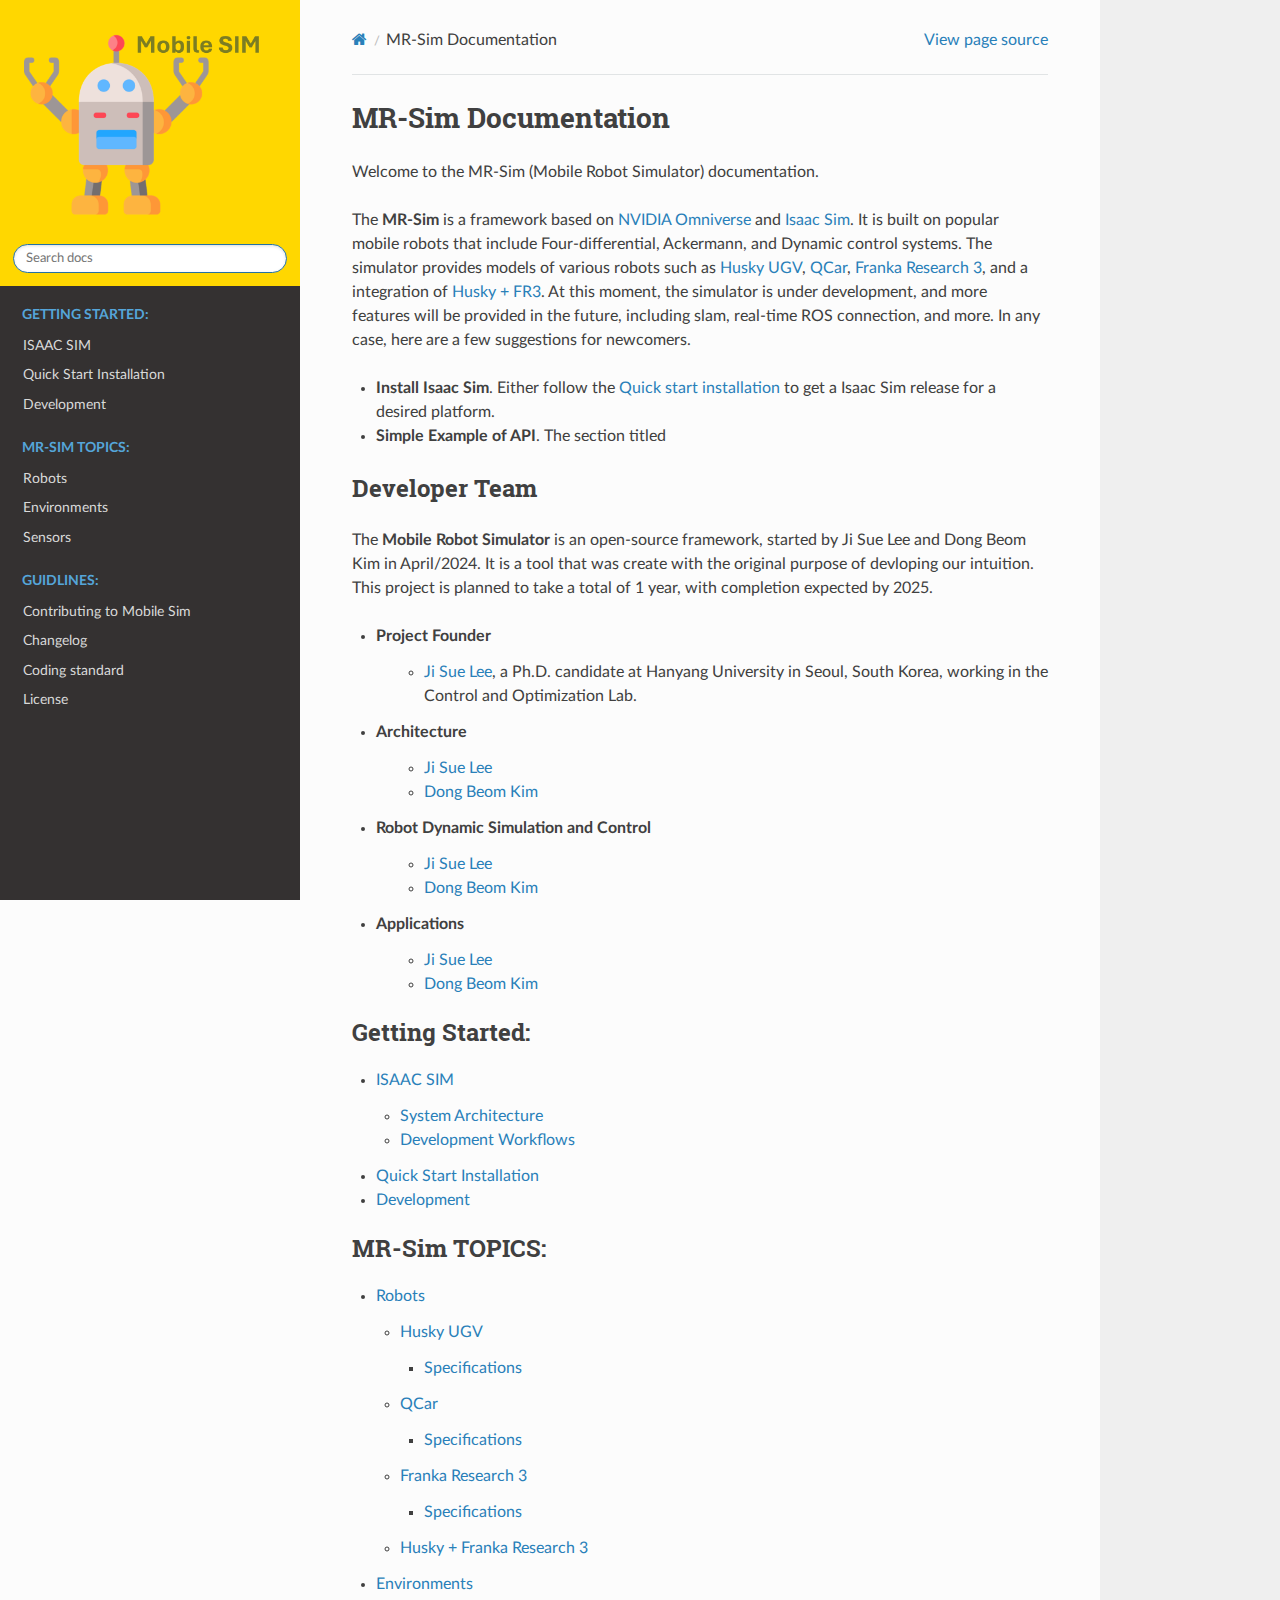
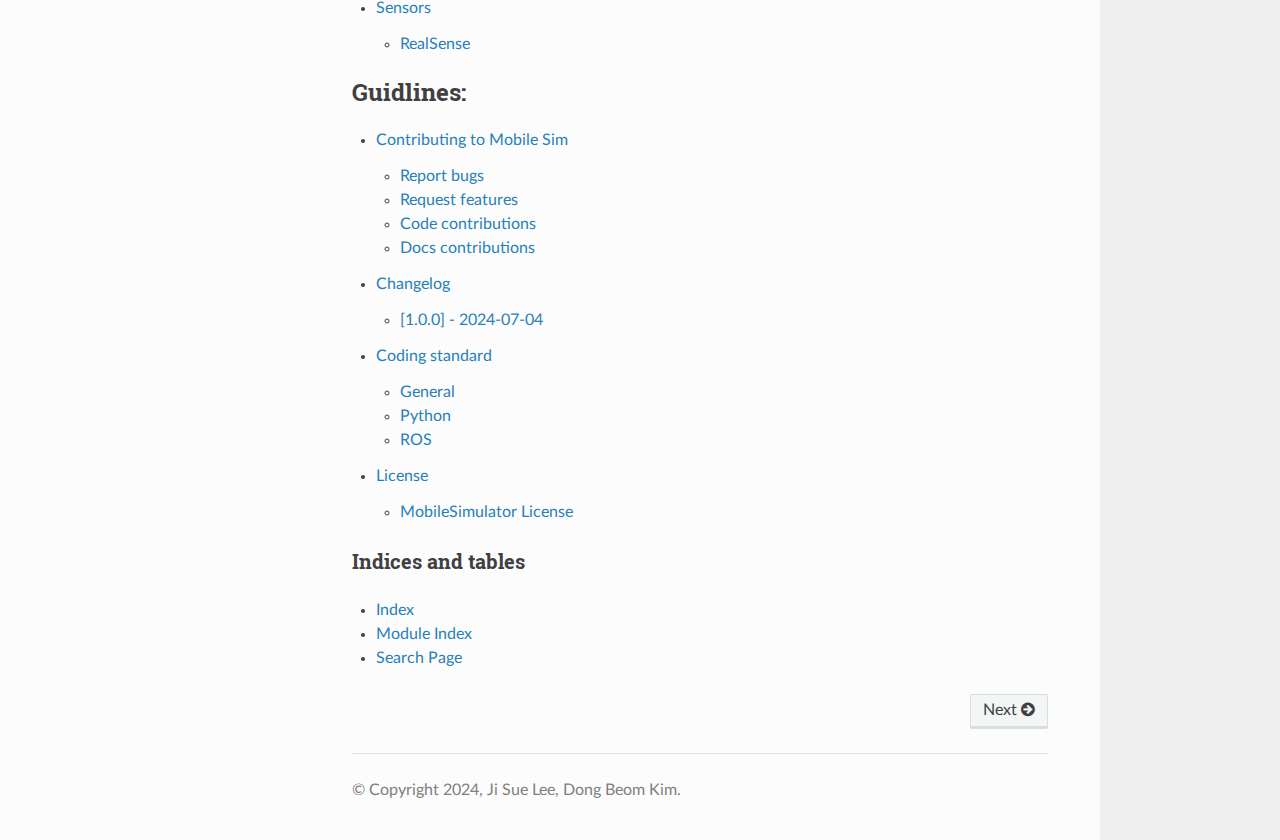
<file: index.html>
<!DOCTYPE html>
<html class="writer-html5" lang="en" data-content_root="./">
<head>
  <meta charset="utf-8" /><meta name="viewport" content="width=device-width, initial-scale=1" />

  <meta name="viewport" content="width=device-width, initial-scale=1.0" />
  <title>MR-Sim Documentation &mdash; MobileSimulator 1.0.0 documentation</title>
      <link rel="stylesheet" type="text/css" href="_static/pygments.css?v=80d5e7a1" />
      <link rel="stylesheet" type="text/css" href="_static/css/theme.css?v=19f00094" />
      <link rel="stylesheet" type="text/css" href="_static/tabs.css?v=a5c4661c" />
      <link rel="stylesheet" type="text/css" href="_static/css/custom.css?v=de2ec810" />

  
  <!--[if lt IE 9]>
    <script src="_static/js/html5shiv.min.js"></script>
  <![endif]-->
  
        <script src="_static/jquery.js?v=5d32c60e"></script>
        <script src="_static/_sphinx_javascript_frameworks_compat.js?v=2cd50e6c"></script>
        <script src="_static/documentation_options.js?v=8d563738"></script>
        <script src="_static/doctools.js?v=9a2dae69"></script>
        <script src="_static/sphinx_highlight.js?v=dc90522c"></script>
        <script src="_static/js/custom.js?v=181f5e71"></script>
    <script src="_static/js/theme.js"></script>
    <link rel="index" title="Index" href="genindex.html" />
    <link rel="search" title="Search" href="search.html" />
    <link rel="next" title="ISAAC SIM" href="source/setup/introduction.html" /> 
</head>

<body class="wy-body-for-nav"> 
  <div class="wy-grid-for-nav">
    <nav data-toggle="wy-nav-shift" class="wy-nav-side">
      <div class="wy-side-scroll">
        <div class="wy-side-nav-search"  style="background: #FFD700" >

          
          
          <a href="#">
            
              <img src="_static/robot.png" class="logo" alt="Logo"/>
          </a>
<div role="search">
  <form id="rtd-search-form" class="wy-form" action="search.html" method="get">
    <input type="text" name="q" placeholder="Search docs" aria-label="Search docs" />
    <input type="hidden" name="check_keywords" value="yes" />
    <input type="hidden" name="area" value="default" />
  </form>
</div>
        </div><div class="wy-menu wy-menu-vertical" data-spy="affix" role="navigation" aria-label="Navigation menu">
              <p class="caption" role="heading"><span class="caption-text">Getting Started:</span></p>
<ul>
<li class="toctree-l1"><a class="reference internal" href="source/setup/introduction.html">ISAAC SIM</a></li>
<li class="toctree-l1"><a class="reference internal" href="source/setup/installation.html">Quick Start Installation</a></li>
<li class="toctree-l1"><a class="reference internal" href="source/setup/developer.html">Development</a></li>
</ul>
<p class="caption" role="heading"><span class="caption-text">MR-Sim TOPICS:</span></p>
<ul>
<li class="toctree-l1"><a class="reference internal" href="source/topics/robots.html">Robots</a></li>
<li class="toctree-l1"><a class="reference internal" href="source/topics/environments.html">Environments</a></li>
<li class="toctree-l1"><a class="reference internal" href="source/topics/sensors.html">Sensors</a></li>
</ul>
<p class="caption" role="heading"><span class="caption-text">Guidlines:</span></p>
<ul>
<li class="toctree-l1"><a class="reference internal" href="source/references/contributing.html">Contributing to Mobile Sim</a></li>
<li class="toctree-l1"><a class="reference internal" href="source/references/changelog.html">Changelog</a></li>
<li class="toctree-l1"><a class="reference internal" href="source/references/standard.html">Coding standard</a></li>
<li class="toctree-l1"><a class="reference internal" href="source/references/license.html">License</a></li>
</ul>

        </div>
      </div>
    </nav>

    <section data-toggle="wy-nav-shift" class="wy-nav-content-wrap"><nav class="wy-nav-top" aria-label="Mobile navigation menu"  style="background: #FFD700" >
          <i data-toggle="wy-nav-top" class="fa fa-bars"></i>
          <a href="#">MobileSimulator</a>
      </nav>

      <div class="wy-nav-content">
        <div class="rst-content">
          <div role="navigation" aria-label="Page navigation">
  <ul class="wy-breadcrumbs">
      <li><a href="#" class="icon icon-home" aria-label="Home"></a></li>
      <li class="breadcrumb-item active">MR-Sim Documentation</li>
      <li class="wy-breadcrumbs-aside">
            <a href="_sources/index.rst.txt" rel="nofollow"> View page source</a>
      </li>
  </ul>
  <hr/>
</div>
          <div role="main" class="document" itemscope="itemscope" itemtype="http://schema.org/Article">
           <div itemprop="articleBody">
             
  <section id="mr-sim-documentation">
<span id="documentation"></span><h1>MR-Sim Documentation<a class="headerlink" href="#mr-sim-documentation" title="Link to this heading"></a></h1>
<p>Welcome to the MR-Sim (Mobile Robot Simulator) documentation.</p>
<p>The <strong>MR-Sim</strong> is a framework based on <a class="reference external" href="https://docs.omniverse.nvidia.com/">NVIDIA
Omniverse</a> and <a class="reference external" href="https://docs.omniverse.nvidia.com/app_isaacsim/app_isaacsim/overview.html">Isaac
Sim</a>. It is built on popular mobile robots that include Four-differential, Ackermann, and Dynamic control systems. The simulator provides models of various robots such as <a class="reference external" href="https://clearpathrobotics.com/husky-unmanned-ground-vehicle-robot/">Husky UGV</a>, <a class="reference external" href="https://www.quanser.com/products/qcar/">QCar</a>, <a class="reference external" href="https://franka.de/research">Franka Research 3</a>, and a integration of <a class="reference external" href="https://www.youtube.com/watch?v=cwqMOhF1UuI">Husky + FR3</a>. At this moment, the simulator is under development, and more features will be provided in the future, including slam, real-time ROS connection, and more. In any case, here are a few suggestions for newcomers.</p>
<ul class="simple">
<li><p><strong>Install Isaac Sim</strong>. Either follow the <a class="reference internal" href="source/setup/installation.html#quick-start-installation"><span class="std std-ref">Quick start installation</span></a> to get a Isaac Sim release for a desired platform.</p></li>
<li><p><strong>Simple Example of API</strong>. The section titled</p></li>
</ul>
<section id="developer-team">
<h2>Developer Team<a class="headerlink" href="#developer-team" title="Link to this heading"></a></h2>
<p>The <strong>Mobile Robot Simulator</strong> is an open-source framework, started by Ji Sue Lee and Dong Beom Kim in April/2024. It is a tool that was create with the original purpose of devloping our intuition. This project is planned to take a total of 1 year, with completion expected by 2025.</p>
<ul class="simple">
<li><dl class="simple">
<dt>Project Founder</dt><dd><ul>
<li><p><a class="reference external" href="https://leejisue.github.io/">Ji Sue Lee</a>, a Ph.D. candidate at Hanyang University in Seoul, South Korea, working in the Control and Optimization Lab.</p></li>
</ul>
</dd>
</dl>
</li>
<li><dl class="simple">
<dt>Architecture</dt><dd><ul>
<li><p><a class="reference external" href="https://leejisue.github.io/">Ji Sue Lee</a></p></li>
<li><p><a class="reference external" href="https://github.com/KDB0814">Dong Beom Kim</a></p></li>
</ul>
</dd>
</dl>
</li>
<li><dl class="simple">
<dt>Robot Dynamic Simulation and Control</dt><dd><ul>
<li><p><a class="reference external" href="https://leejisue.github.io/">Ji Sue Lee</a></p></li>
<li><p><a class="reference external" href="https://github.com/KDB0814">Dong Beom Kim</a></p></li>
</ul>
</dd>
</dl>
</li>
<li><dl class="simple">
<dt>Applications</dt><dd><ul>
<li><p><a class="reference external" href="https://leejisue.github.io/">Ji Sue Lee</a></p></li>
<li><p><a class="reference external" href="https://github.com/KDB0814">Dong Beom Kim</a></p></li>
</ul>
</dd>
</dl>
</li>
</ul>
<div class="toctree-wrapper compound">
<p class="caption" role="heading"><span class="caption-text">Getting Started:</span></p>
<ul>
<li class="toctree-l1"><a class="reference internal" href="source/setup/introduction.html">ISAAC SIM</a><ul>
<li class="toctree-l2"><a class="reference internal" href="source/setup/introduction.html#system-architecture">System Architecture</a></li>
<li class="toctree-l2"><a class="reference internal" href="source/setup/introduction.html#development-workflows">Development Workflows</a></li>
</ul>
</li>
<li class="toctree-l1"><a class="reference internal" href="source/setup/installation.html">Quick Start Installation</a></li>
<li class="toctree-l1"><a class="reference internal" href="source/setup/developer.html">Development</a></li>
</ul>
</div>
<div class="toctree-wrapper compound">
<p class="caption" role="heading"><span class="caption-text">MR-Sim TOPICS:</span></p>
<ul>
<li class="toctree-l1"><a class="reference internal" href="source/topics/robots.html">Robots</a><ul>
<li class="toctree-l2"><a class="reference internal" href="source/topics/robots.html#husky-ugv">Husky UGV</a><ul>
<li class="toctree-l3"><a class="reference internal" href="source/topics/robots.html#specifications">Specifications</a></li>
</ul>
</li>
<li class="toctree-l2"><a class="reference internal" href="source/topics/robots.html#qcar">QCar</a><ul>
<li class="toctree-l3"><a class="reference internal" href="source/topics/robots.html#id2">Specifications</a></li>
</ul>
</li>
<li class="toctree-l2"><a class="reference internal" href="source/topics/robots.html#franka-research-3">Franka Research 3</a><ul>
<li class="toctree-l3"><a class="reference internal" href="source/topics/robots.html#id3">Specifications</a></li>
</ul>
</li>
<li class="toctree-l2"><a class="reference internal" href="source/topics/robots.html#husky-franka-research-3">Husky + Franka Research 3</a></li>
</ul>
</li>
<li class="toctree-l1"><a class="reference internal" href="source/topics/environments.html">Environments</a></li>
<li class="toctree-l1"><a class="reference internal" href="source/topics/sensors.html">Sensors</a><ul>
<li class="toctree-l2"><a class="reference internal" href="source/topics/sensors.html#realsense">RealSense</a></li>
</ul>
</li>
</ul>
</div>
<div class="toctree-wrapper compound">
<p class="caption" role="heading"><span class="caption-text">Guidlines:</span></p>
<ul>
<li class="toctree-l1"><a class="reference internal" href="source/references/contributing.html">Contributing to Mobile Sim</a><ul>
<li class="toctree-l2"><a class="reference internal" href="source/references/contributing.html#report-bugs">Report bugs</a></li>
<li class="toctree-l2"><a class="reference internal" href="source/references/contributing.html#request-features">Request features</a></li>
<li class="toctree-l2"><a class="reference internal" href="source/references/contributing.html#code-contributions">Code contributions</a></li>
<li class="toctree-l2"><a class="reference internal" href="source/references/contributing.html#docs-contributions">Docs contributions</a></li>
</ul>
</li>
<li class="toctree-l1"><a class="reference internal" href="source/references/changelog.html">Changelog</a><ul>
<li class="toctree-l2"><a class="reference internal" href="source/references/changelog.html#id1">[1.0.0] - 2024-07-04</a></li>
</ul>
</li>
<li class="toctree-l1"><a class="reference internal" href="source/references/standard.html">Coding standard</a><ul>
<li class="toctree-l2"><a class="reference internal" href="source/references/standard.html#general">General</a></li>
<li class="toctree-l2"><a class="reference internal" href="source/references/standard.html#python">Python</a></li>
<li class="toctree-l2"><a class="reference internal" href="source/references/standard.html#ros">ROS</a></li>
</ul>
</li>
<li class="toctree-l1"><a class="reference internal" href="source/references/license.html">License</a><ul>
<li class="toctree-l2"><a class="reference internal" href="source/references/license.html#mobilesimulator-license">MobileSimulator License</a></li>
</ul>
</li>
</ul>
</div>
<section id="indices-and-tables">
<h3>Indices and tables<a class="headerlink" href="#indices-and-tables" title="Link to this heading"></a></h3>
<ul class="simple">
<li><p><a class="reference internal" href="genindex.html"><span class="std std-ref">Index</span></a></p></li>
<li><p><a class="reference internal" href="py-modindex.html"><span class="std std-ref">Module Index</span></a></p></li>
<li><p><a class="reference internal" href="search.html"><span class="std std-ref">Search Page</span></a></p></li>
</ul>
</section>
</section>
</section>


           </div>
          </div>
          <footer><div class="rst-footer-buttons" role="navigation" aria-label="Footer">
        <a href="source/setup/introduction.html" class="btn btn-neutral float-right" title="ISAAC SIM" accesskey="n" rel="next">Next <span class="fa fa-arrow-circle-right" aria-hidden="true"></span></a>
    </div>

  <hr/>

  <div role="contentinfo">
    <p>&#169; Copyright 2024, Ji Sue Lee, Dong Beom Kim.</p>
  </div>

   

</footer>
        </div>
      </div>
    </section>
  </div>
  <script>
      jQuery(function () {
          SphinxRtdTheme.Navigation.enable(true);
      });
  </script> 

</body>
</html>
</file>
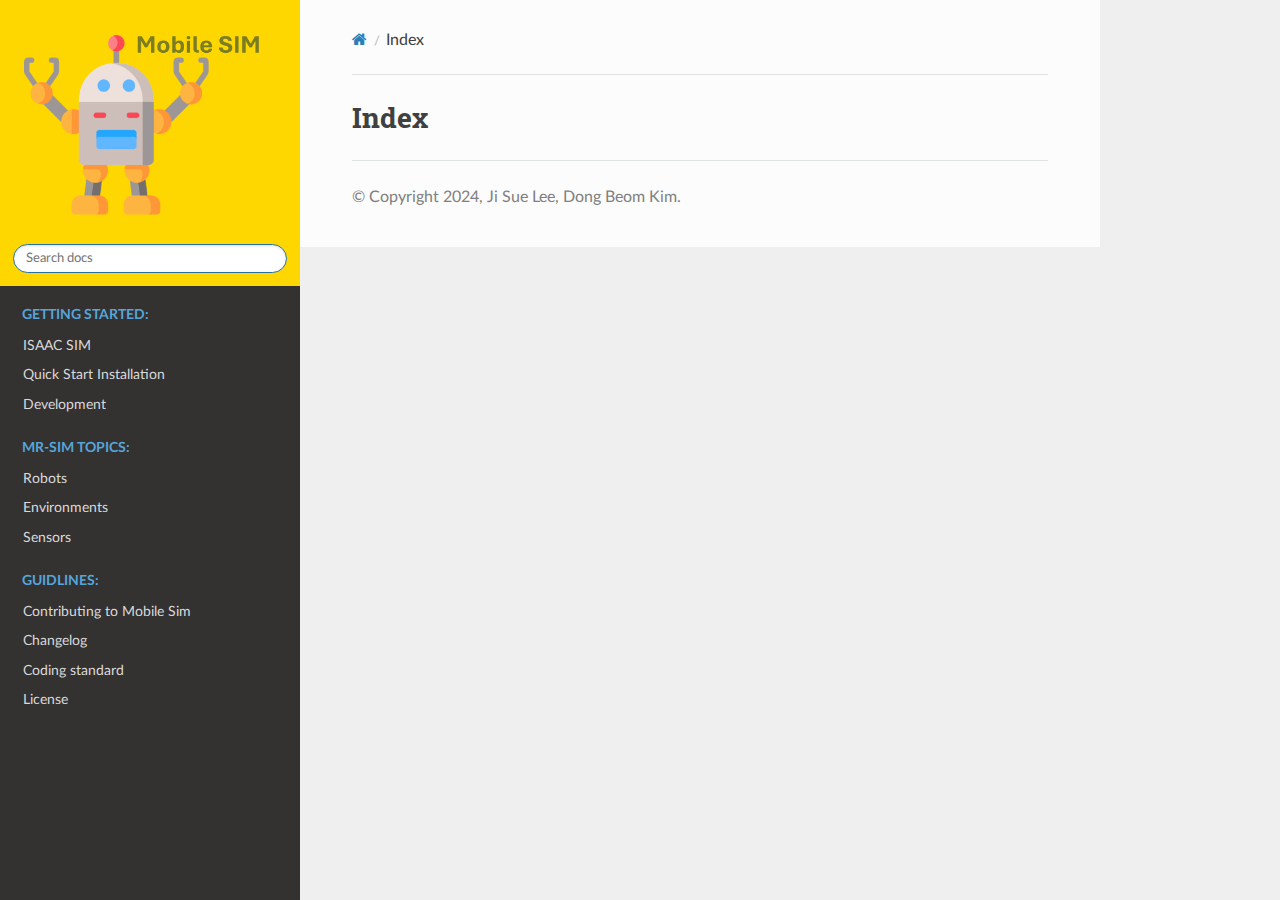
<file: genindex.html>
<!DOCTYPE html>
<html class="writer-html5" lang="en" data-content_root="./">
<head>
  <meta charset="utf-8" />
  <meta name="viewport" content="width=device-width, initial-scale=1.0" />
  <title>Index &mdash; MobileSimulator 1.0.0 documentation</title>
      <link rel="stylesheet" type="text/css" href="_static/pygments.css?v=80d5e7a1" />
      <link rel="stylesheet" type="text/css" href="_static/css/theme.css?v=19f00094" />
      <link rel="stylesheet" type="text/css" href="_static/tabs.css?v=a5c4661c" />
      <link rel="stylesheet" type="text/css" href="_static/css/custom.css?v=de2ec810" />

  
  <!--[if lt IE 9]>
    <script src="_static/js/html5shiv.min.js"></script>
  <![endif]-->
  
        <script src="_static/jquery.js?v=5d32c60e"></script>
        <script src="_static/_sphinx_javascript_frameworks_compat.js?v=2cd50e6c"></script>
        <script src="_static/documentation_options.js?v=8d563738"></script>
        <script src="_static/doctools.js?v=9a2dae69"></script>
        <script src="_static/sphinx_highlight.js?v=dc90522c"></script>
        <script src="_static/tabs.js?v=3030b3cb"></script>
        <script src="_static/js/custom.js?v=181f5e71"></script>
    <script src="_static/js/theme.js"></script>
    <link rel="index" title="Index" href="#" />
    <link rel="search" title="Search" href="search.html" /> 
</head>

<body class="wy-body-for-nav"> 
  <div class="wy-grid-for-nav">
    <nav data-toggle="wy-nav-shift" class="wy-nav-side">
      <div class="wy-side-scroll">
        <div class="wy-side-nav-search"  style="background: #FFD700" >

          
          
          <a href="index.html">
            
              <img src="_static/robot.png" class="logo" alt="Logo"/>
          </a>
<div role="search">
  <form id="rtd-search-form" class="wy-form" action="search.html" method="get">
    <input type="text" name="q" placeholder="Search docs" aria-label="Search docs" />
    <input type="hidden" name="check_keywords" value="yes" />
    <input type="hidden" name="area" value="default" />
  </form>
</div>
        </div><div class="wy-menu wy-menu-vertical" data-spy="affix" role="navigation" aria-label="Navigation menu">
              <p class="caption" role="heading"><span class="caption-text">Getting Started:</span></p>
<ul>
<li class="toctree-l1"><a class="reference internal" href="source/setup/introduction.html">ISAAC SIM</a></li>
<li class="toctree-l1"><a class="reference internal" href="source/setup/installation.html">Quick Start Installation</a></li>
<li class="toctree-l1"><a class="reference internal" href="source/setup/developer.html">Development</a></li>
</ul>
<p class="caption" role="heading"><span class="caption-text">MR-Sim TOPICS:</span></p>
<ul>
<li class="toctree-l1"><a class="reference internal" href="source/topics/robots.html">Robots</a></li>
<li class="toctree-l1"><a class="reference internal" href="source/topics/environments.html">Environments</a></li>
<li class="toctree-l1"><a class="reference internal" href="source/topics/sensors.html">Sensors</a></li>
</ul>
<p class="caption" role="heading"><span class="caption-text">Guidlines:</span></p>
<ul>
<li class="toctree-l1"><a class="reference internal" href="source/references/contributing.html">Contributing to Mobile Sim</a></li>
<li class="toctree-l1"><a class="reference internal" href="source/references/changelog.html">Changelog</a></li>
<li class="toctree-l1"><a class="reference internal" href="source/references/standard.html">Coding standard</a></li>
<li class="toctree-l1"><a class="reference internal" href="source/references/license.html">License</a></li>
</ul>

        </div>
      </div>
    </nav>

    <section data-toggle="wy-nav-shift" class="wy-nav-content-wrap"><nav class="wy-nav-top" aria-label="Mobile navigation menu"  style="background: #FFD700" >
          <i data-toggle="wy-nav-top" class="fa fa-bars"></i>
          <a href="index.html">MobileSimulator</a>
      </nav>

      <div class="wy-nav-content">
        <div class="rst-content">
          <div role="navigation" aria-label="Page navigation">
  <ul class="wy-breadcrumbs">
      <li><a href="index.html" class="icon icon-home" aria-label="Home"></a></li>
      <li class="breadcrumb-item active">Index</li>
      <li class="wy-breadcrumbs-aside">
      </li>
  </ul>
  <hr/>
</div>
          <div role="main" class="document" itemscope="itemscope" itemtype="http://schema.org/Article">
           <div itemprop="articleBody">
             

<h1 id="index">Index</h1>

<div class="genindex-jumpbox">
 
</div>


           </div>
          </div>
          <footer>

  <hr/>

  <div role="contentinfo">
    <p>&#169; Copyright 2024, Ji Sue Lee, Dong Beom Kim.</p>
  </div>

   

</footer>
        </div>
      </div>
    </section>
  </div>
  <script>
      jQuery(function () {
          SphinxRtdTheme.Navigation.enable(true);
      });
  </script> 

</body>
</html>
</file>
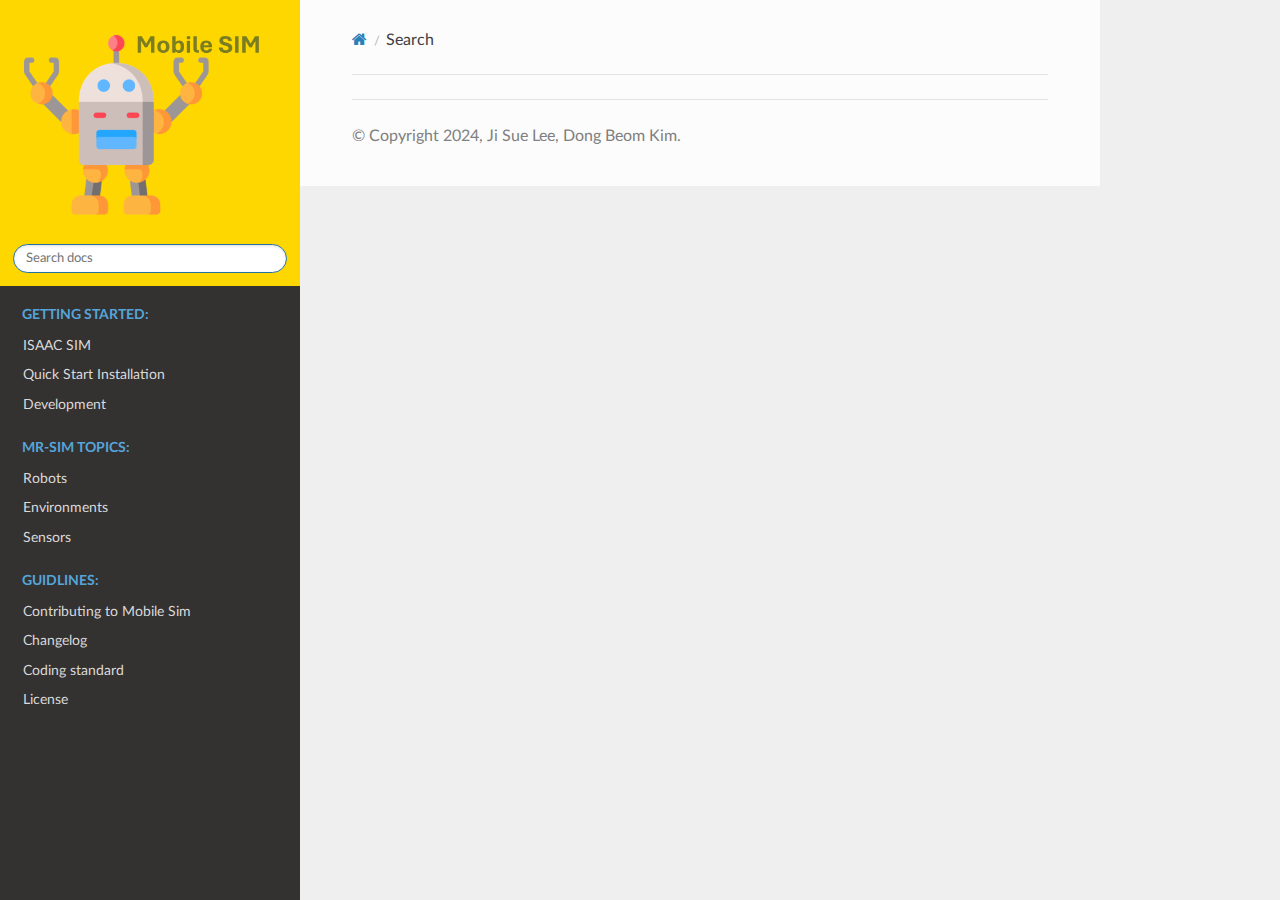
<file: search.html>
<!DOCTYPE html>
<html class="writer-html5" lang="en" data-content_root="./">
<head>
  <meta charset="utf-8" />
  <meta name="viewport" content="width=device-width, initial-scale=1.0" />
  <title>Search &mdash; MobileSimulator 1.0.0 documentation</title>
      <link rel="stylesheet" type="text/css" href="_static/pygments.css?v=80d5e7a1" />
      <link rel="stylesheet" type="text/css" href="_static/css/theme.css?v=19f00094" />
      <link rel="stylesheet" type="text/css" href="_static/tabs.css?v=a5c4661c" />
      <link rel="stylesheet" type="text/css" href="_static/css/custom.css?v=de2ec810" />

  
    
  <!--[if lt IE 9]>
    <script src="_static/js/html5shiv.min.js"></script>
  <![endif]-->
  
        <script src="_static/jquery.js?v=5d32c60e"></script>
        <script src="_static/_sphinx_javascript_frameworks_compat.js?v=2cd50e6c"></script>
        <script src="_static/documentation_options.js?v=8d563738"></script>
        <script src="_static/doctools.js?v=9a2dae69"></script>
        <script src="_static/sphinx_highlight.js?v=dc90522c"></script>
        <script src="_static/tabs.js?v=3030b3cb"></script>
        <script src="_static/js/custom.js?v=181f5e71"></script>
    <script src="_static/js/theme.js"></script>
    <script src="_static/searchtools.js"></script>
    <script src="_static/language_data.js"></script>
    <link rel="index" title="Index" href="genindex.html" />
    <link rel="search" title="Search" href="#" /> 
</head>

<body class="wy-body-for-nav"> 
  <div class="wy-grid-for-nav">
    <nav data-toggle="wy-nav-shift" class="wy-nav-side">
      <div class="wy-side-scroll">
        <div class="wy-side-nav-search"  style="background: #FFD700" >

          
          
          <a href="index.html">
            
              <img src="_static/robot.png" class="logo" alt="Logo"/>
          </a>
<div role="search">
  <form id="rtd-search-form" class="wy-form" action="#" method="get">
    <input type="text" name="q" placeholder="Search docs" aria-label="Search docs" />
    <input type="hidden" name="check_keywords" value="yes" />
    <input type="hidden" name="area" value="default" />
  </form>
</div>
        </div><div class="wy-menu wy-menu-vertical" data-spy="affix" role="navigation" aria-label="Navigation menu">
              <p class="caption" role="heading"><span class="caption-text">Getting Started:</span></p>
<ul>
<li class="toctree-l1"><a class="reference internal" href="source/setup/introduction.html">ISAAC SIM</a></li>
<li class="toctree-l1"><a class="reference internal" href="source/setup/installation.html">Quick Start Installation</a></li>
<li class="toctree-l1"><a class="reference internal" href="source/setup/developer.html">Development</a></li>
</ul>
<p class="caption" role="heading"><span class="caption-text">MR-Sim TOPICS:</span></p>
<ul>
<li class="toctree-l1"><a class="reference internal" href="source/topics/robots.html">Robots</a></li>
<li class="toctree-l1"><a class="reference internal" href="source/topics/environments.html">Environments</a></li>
<li class="toctree-l1"><a class="reference internal" href="source/topics/sensors.html">Sensors</a></li>
</ul>
<p class="caption" role="heading"><span class="caption-text">Guidlines:</span></p>
<ul>
<li class="toctree-l1"><a class="reference internal" href="source/references/contributing.html">Contributing to Mobile Sim</a></li>
<li class="toctree-l1"><a class="reference internal" href="source/references/changelog.html">Changelog</a></li>
<li class="toctree-l1"><a class="reference internal" href="source/references/standard.html">Coding standard</a></li>
<li class="toctree-l1"><a class="reference internal" href="source/references/license.html">License</a></li>
</ul>

        </div>
      </div>
    </nav>

    <section data-toggle="wy-nav-shift" class="wy-nav-content-wrap"><nav class="wy-nav-top" aria-label="Mobile navigation menu"  style="background: #FFD700" >
          <i data-toggle="wy-nav-top" class="fa fa-bars"></i>
          <a href="index.html">MobileSimulator</a>
      </nav>

      <div class="wy-nav-content">
        <div class="rst-content">
          <div role="navigation" aria-label="Page navigation">
  <ul class="wy-breadcrumbs">
      <li><a href="index.html" class="icon icon-home" aria-label="Home"></a></li>
      <li class="breadcrumb-item active">Search</li>
      <li class="wy-breadcrumbs-aside">
      </li>
  </ul>
  <hr/>
</div>
          <div role="main" class="document" itemscope="itemscope" itemtype="http://schema.org/Article">
           <div itemprop="articleBody">
             
  <noscript>
  <div id="fallback" class="admonition warning">
    <p class="last">
      Please activate JavaScript to enable the search functionality.
    </p>
  </div>
  </noscript>

  
  <div id="search-results">
  
  </div>

           </div>
          </div>
          <footer>

  <hr/>

  <div role="contentinfo">
    <p>&#169; Copyright 2024, Ji Sue Lee, Dong Beom Kim.</p>
  </div>

   

</footer>
        </div>
      </div>
    </section>
  </div>
  <script>
      jQuery(function () {
          SphinxRtdTheme.Navigation.enable(true);
      });
  </script>
  <script>
    jQuery(function() { Search.loadIndex("searchindex.js"); });
  </script>
  
  <script id="searchindexloader"></script>
   


</body>
</html>
</file>
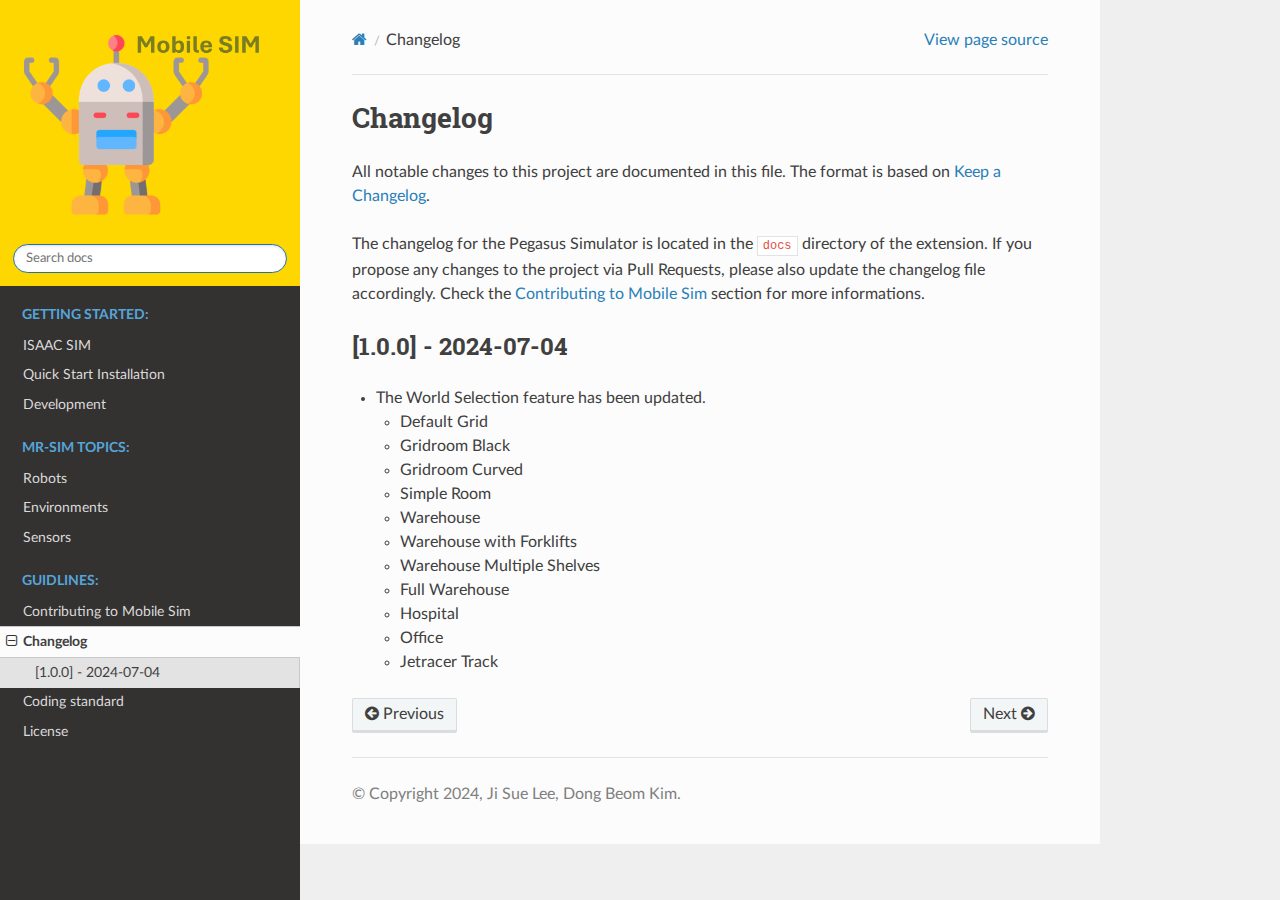
<file: source/references/changelog.html>
<!DOCTYPE html>
<html class="writer-html5" lang="en" data-content_root="../../">
<head>
  <meta charset="utf-8" /><meta name="viewport" content="width=device-width, initial-scale=1" />

  <meta name="viewport" content="width=device-width, initial-scale=1.0" />
  <title>Changelog &mdash; MobileSimulator 1.0.0 documentation</title>
      <link rel="stylesheet" type="text/css" href="../../_static/pygments.css?v=80d5e7a1" />
      <link rel="stylesheet" type="text/css" href="../../_static/css/theme.css?v=19f00094" />
      <link rel="stylesheet" type="text/css" href="../../_static/tabs.css?v=a5c4661c" />
      <link rel="stylesheet" type="text/css" href="../../_static/css/custom.css?v=de2ec810" />

  
  <!--[if lt IE 9]>
    <script src="../../_static/js/html5shiv.min.js"></script>
  <![endif]-->
  
        <script src="../../_static/jquery.js?v=5d32c60e"></script>
        <script src="../../_static/_sphinx_javascript_frameworks_compat.js?v=2cd50e6c"></script>
        <script src="../../_static/documentation_options.js?v=8d563738"></script>
        <script src="../../_static/doctools.js?v=9a2dae69"></script>
        <script src="../../_static/sphinx_highlight.js?v=dc90522c"></script>
        <script src="../../_static/js/custom.js?v=181f5e71"></script>
    <script src="../../_static/js/theme.js"></script>
    <link rel="index" title="Index" href="../../genindex.html" />
    <link rel="search" title="Search" href="../../search.html" />
    <link rel="next" title="Coding standard" href="standard.html" />
    <link rel="prev" title="Contributing to Mobile Sim" href="contributing.html" /> 
</head>

<body class="wy-body-for-nav"> 
  <div class="wy-grid-for-nav">
    <nav data-toggle="wy-nav-shift" class="wy-nav-side">
      <div class="wy-side-scroll">
        <div class="wy-side-nav-search"  style="background: #FFD700" >

          
          
          <a href="../../index.html">
            
              <img src="../../_static/robot.png" class="logo" alt="Logo"/>
          </a>
<div role="search">
  <form id="rtd-search-form" class="wy-form" action="../../search.html" method="get">
    <input type="text" name="q" placeholder="Search docs" aria-label="Search docs" />
    <input type="hidden" name="check_keywords" value="yes" />
    <input type="hidden" name="area" value="default" />
  </form>
</div>
        </div><div class="wy-menu wy-menu-vertical" data-spy="affix" role="navigation" aria-label="Navigation menu">
              <p class="caption" role="heading"><span class="caption-text">Getting Started:</span></p>
<ul>
<li class="toctree-l1"><a class="reference internal" href="../setup/introduction.html">ISAAC SIM</a></li>
<li class="toctree-l1"><a class="reference internal" href="../setup/installation.html">Quick Start Installation</a></li>
<li class="toctree-l1"><a class="reference internal" href="../setup/developer.html">Development</a></li>
</ul>
<p class="caption" role="heading"><span class="caption-text">MR-Sim TOPICS:</span></p>
<ul>
<li class="toctree-l1"><a class="reference internal" href="../topics/robots.html">Robots</a></li>
<li class="toctree-l1"><a class="reference internal" href="../topics/environments.html">Environments</a></li>
<li class="toctree-l1"><a class="reference internal" href="../topics/sensors.html">Sensors</a></li>
</ul>
<p class="caption" role="heading"><span class="caption-text">Guidlines:</span></p>
<ul class="current">
<li class="toctree-l1"><a class="reference internal" href="contributing.html">Contributing to Mobile Sim</a></li>
<li class="toctree-l1 current"><a class="current reference internal" href="#">Changelog</a><ul>
<li class="toctree-l2"><a class="reference internal" href="#id1">[1.0.0] - 2024-07-04</a></li>
</ul>
</li>
<li class="toctree-l1"><a class="reference internal" href="standard.html">Coding standard</a></li>
<li class="toctree-l1"><a class="reference internal" href="license.html">License</a></li>
</ul>

        </div>
      </div>
    </nav>

    <section data-toggle="wy-nav-shift" class="wy-nav-content-wrap"><nav class="wy-nav-top" aria-label="Mobile navigation menu"  style="background: #FFD700" >
          <i data-toggle="wy-nav-top" class="fa fa-bars"></i>
          <a href="../../index.html">MobileSimulator</a>
      </nav>

      <div class="wy-nav-content">
        <div class="rst-content">
          <div role="navigation" aria-label="Page navigation">
  <ul class="wy-breadcrumbs">
      <li><a href="../../index.html" class="icon icon-home" aria-label="Home"></a></li>
      <li class="breadcrumb-item active">Changelog</li>
      <li class="wy-breadcrumbs-aside">
            <a href="../../_sources/source/references/changelog.rst.txt" rel="nofollow"> View page source</a>
      </li>
  </ul>
  <hr/>
</div>
          <div role="main" class="document" itemscope="itemscope" itemtype="http://schema.org/Article">
           <div itemprop="articleBody">
             
  <section id="changelog">
<h1>Changelog<a class="headerlink" href="#changelog" title="Link to this heading"></a></h1>
<p>All notable changes to this project are documented in this file. The format is based on <a class="reference external" href="https://keepachangelog.com/en/1.0.0/">Keep a Changelog</a>.</p>
<p>The changelog for the Pegasus Simulator is located in the <code class="docutils literal notranslate"><span class="pre">docs</span></code> directory of the extension. If you propose any changes to the project via Pull Requests, please also update the changelog file accordingly. Check the <a class="reference internal" href="contributing.html#contributing"><span class="std std-ref">Contributing to Mobile Sim</span></a> section for more informations.</p>
<section id="id1">
<h2>[1.0.0] - 2024-07-04<a class="headerlink" href="#id1" title="Link to this heading"></a></h2>
<ul class="simple">
<li><p>The World Selection feature has been updated.</p>
<ul>
<li><p>Default Grid</p></li>
<li><p>Gridroom Black</p></li>
<li><p>Gridroom Curved</p></li>
<li><p>Simple Room</p></li>
<li><p>Warehouse</p></li>
<li><p>Warehouse with Forklifts</p></li>
<li><p>Warehouse Multiple Shelves</p></li>
<li><p>Full Warehouse</p></li>
<li><p>Hospital</p></li>
<li><p>Office</p></li>
<li><p>Jetracer Track</p></li>
</ul>
</li>
</ul>
</section>
</section>


           </div>
          </div>
          <footer><div class="rst-footer-buttons" role="navigation" aria-label="Footer">
        <a href="contributing.html" class="btn btn-neutral float-left" title="Contributing to Mobile Sim" accesskey="p" rel="prev"><span class="fa fa-arrow-circle-left" aria-hidden="true"></span> Previous</a>
        <a href="standard.html" class="btn btn-neutral float-right" title="Coding standard" accesskey="n" rel="next">Next <span class="fa fa-arrow-circle-right" aria-hidden="true"></span></a>
    </div>

  <hr/>

  <div role="contentinfo">
    <p>&#169; Copyright 2024, Ji Sue Lee, Dong Beom Kim.</p>
  </div>

   

</footer>
        </div>
      </div>
    </section>
  </div>
  <script>
      jQuery(function () {
          SphinxRtdTheme.Navigation.enable(true);
      });
  </script> 

</body>
</html>
</file>
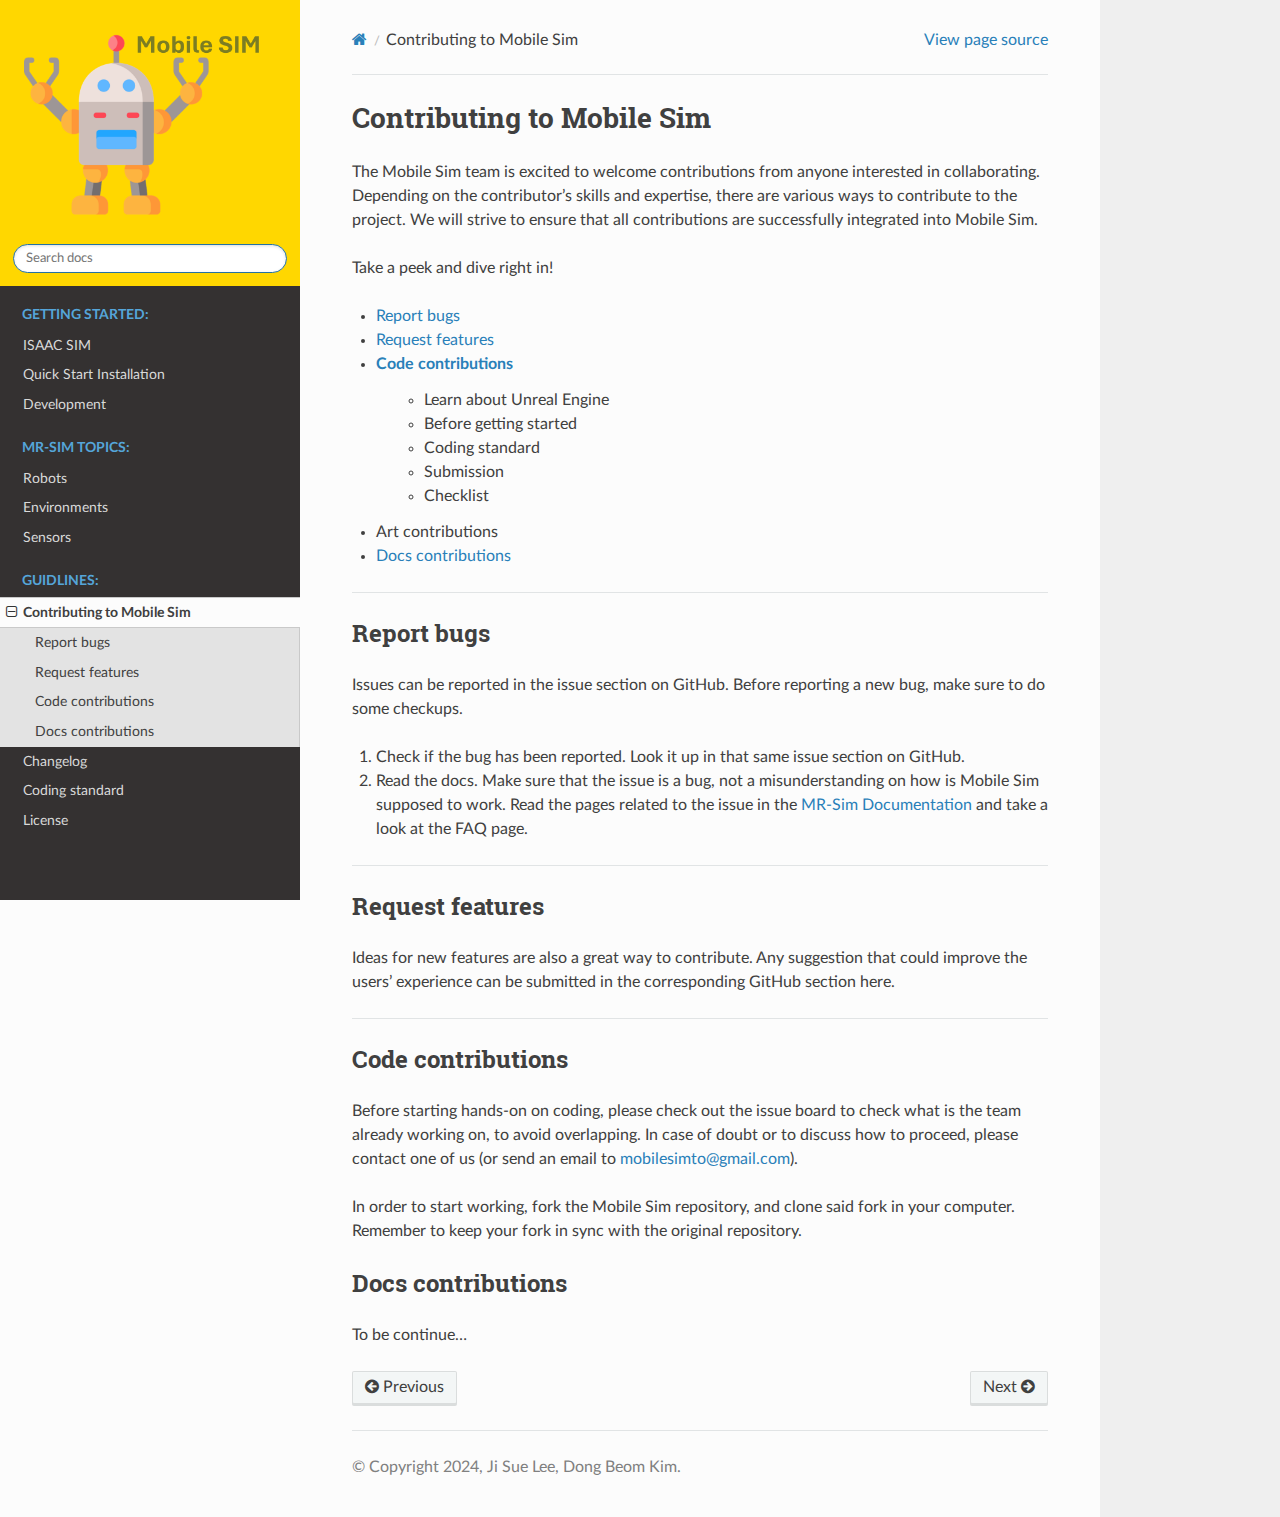
<file: source/references/contributing.html>
<!DOCTYPE html>
<html class="writer-html5" lang="en" data-content_root="../../">
<head>
  <meta charset="utf-8" /><meta name="viewport" content="width=device-width, initial-scale=1" />

  <meta name="viewport" content="width=device-width, initial-scale=1.0" />
  <title>Contributing to Mobile Sim &mdash; MobileSimulator 1.0.0 documentation</title>
      <link rel="stylesheet" type="text/css" href="../../_static/pygments.css?v=80d5e7a1" />
      <link rel="stylesheet" type="text/css" href="../../_static/css/theme.css?v=19f00094" />
      <link rel="stylesheet" type="text/css" href="../../_static/tabs.css?v=a5c4661c" />
      <link rel="stylesheet" type="text/css" href="../../_static/css/custom.css?v=de2ec810" />

  
  <!--[if lt IE 9]>
    <script src="../../_static/js/html5shiv.min.js"></script>
  <![endif]-->
  
        <script src="../../_static/jquery.js?v=5d32c60e"></script>
        <script src="../../_static/_sphinx_javascript_frameworks_compat.js?v=2cd50e6c"></script>
        <script src="../../_static/documentation_options.js?v=8d563738"></script>
        <script src="../../_static/doctools.js?v=9a2dae69"></script>
        <script src="../../_static/sphinx_highlight.js?v=dc90522c"></script>
        <script src="../../_static/js/custom.js?v=181f5e71"></script>
    <script src="../../_static/js/theme.js"></script>
    <link rel="index" title="Index" href="../../genindex.html" />
    <link rel="search" title="Search" href="../../search.html" />
    <link rel="next" title="Changelog" href="changelog.html" />
    <link rel="prev" title="Sensors" href="../topics/sensors.html" /> 
</head>

<body class="wy-body-for-nav"> 
  <div class="wy-grid-for-nav">
    <nav data-toggle="wy-nav-shift" class="wy-nav-side">
      <div class="wy-side-scroll">
        <div class="wy-side-nav-search"  style="background: #FFD700" >

          
          
          <a href="../../index.html">
            
              <img src="../../_static/robot.png" class="logo" alt="Logo"/>
          </a>
<div role="search">
  <form id="rtd-search-form" class="wy-form" action="../../search.html" method="get">
    <input type="text" name="q" placeholder="Search docs" aria-label="Search docs" />
    <input type="hidden" name="check_keywords" value="yes" />
    <input type="hidden" name="area" value="default" />
  </form>
</div>
        </div><div class="wy-menu wy-menu-vertical" data-spy="affix" role="navigation" aria-label="Navigation menu">
              <p class="caption" role="heading"><span class="caption-text">Getting Started:</span></p>
<ul>
<li class="toctree-l1"><a class="reference internal" href="../setup/introduction.html">ISAAC SIM</a></li>
<li class="toctree-l1"><a class="reference internal" href="../setup/installation.html">Quick Start Installation</a></li>
<li class="toctree-l1"><a class="reference internal" href="../setup/developer.html">Development</a></li>
</ul>
<p class="caption" role="heading"><span class="caption-text">MR-Sim TOPICS:</span></p>
<ul>
<li class="toctree-l1"><a class="reference internal" href="../topics/robots.html">Robots</a></li>
<li class="toctree-l1"><a class="reference internal" href="../topics/environments.html">Environments</a></li>
<li class="toctree-l1"><a class="reference internal" href="../topics/sensors.html">Sensors</a></li>
</ul>
<p class="caption" role="heading"><span class="caption-text">Guidlines:</span></p>
<ul class="current">
<li class="toctree-l1 current"><a class="current reference internal" href="#">Contributing to Mobile Sim</a><ul>
<li class="toctree-l2"><a class="reference internal" href="#report-bugs">Report bugs</a></li>
<li class="toctree-l2"><a class="reference internal" href="#request-features">Request features</a></li>
<li class="toctree-l2"><a class="reference internal" href="#code-contributions">Code contributions</a></li>
<li class="toctree-l2"><a class="reference internal" href="#docs-contributions">Docs contributions</a></li>
</ul>
</li>
<li class="toctree-l1"><a class="reference internal" href="changelog.html">Changelog</a></li>
<li class="toctree-l1"><a class="reference internal" href="standard.html">Coding standard</a></li>
<li class="toctree-l1"><a class="reference internal" href="license.html">License</a></li>
</ul>

        </div>
      </div>
    </nav>

    <section data-toggle="wy-nav-shift" class="wy-nav-content-wrap"><nav class="wy-nav-top" aria-label="Mobile navigation menu"  style="background: #FFD700" >
          <i data-toggle="wy-nav-top" class="fa fa-bars"></i>
          <a href="../../index.html">MobileSimulator</a>
      </nav>

      <div class="wy-nav-content">
        <div class="rst-content">
          <div role="navigation" aria-label="Page navigation">
  <ul class="wy-breadcrumbs">
      <li><a href="../../index.html" class="icon icon-home" aria-label="Home"></a></li>
      <li class="breadcrumb-item active">Contributing to Mobile Sim</li>
      <li class="wy-breadcrumbs-aside">
            <a href="../../_sources/source/references/contributing.rst.txt" rel="nofollow"> View page source</a>
      </li>
  </ul>
  <hr/>
</div>
          <div role="main" class="document" itemscope="itemscope" itemtype="http://schema.org/Article">
           <div itemprop="articleBody">
             
  <section id="contributing-to-mobile-sim">
<span id="contributing"></span><h1>Contributing to Mobile Sim<a class="headerlink" href="#contributing-to-mobile-sim" title="Link to this heading"></a></h1>
<p>The Mobile Sim team is excited to welcome contributions from anyone interested in collaborating. Depending on the contributor’s skills and expertise, there are various ways to contribute to the project. We will strive to ensure that all contributions are successfully integrated into Mobile Sim.</p>
<p>Take a peek and dive right in!</p>
<ul class="simple">
<li><p><a class="reference internal" href="#report-bugs"><span class="std std-ref">Report bugs</span></a></p></li>
<li><p><a class="reference internal" href="#request-features"><span class="std std-ref">Request features</span></a></p></li>
<li><dl class="simple">
<dt><a class="reference internal" href="#code-contributions"><span class="std std-ref">Code contributions</span></a></dt><dd><ul>
<li><p>Learn about Unreal Engine</p></li>
<li><p>Before getting started</p></li>
<li><p>Coding standard</p></li>
<li><p>Submission</p></li>
<li><p>Checklist</p></li>
</ul>
</dd>
</dl>
</li>
<li><p>Art contributions</p></li>
<li><p><a class="reference internal" href="#docs-contributions"><span class="std std-ref">Docs contributions</span></a></p></li>
</ul>
<hr class="docutils" />
<section id="report-bugs">
<span id="id1"></span><h2>Report bugs<a class="headerlink" href="#report-bugs" title="Link to this heading"></a></h2>
<p>Issues can be reported in the issue section on GitHub. Before reporting a new bug, make sure to do some checkups.</p>
<ol class="arabic simple">
<li><p>Check if the bug has been reported. Look it up in that same issue section on GitHub.</p></li>
<li><p>Read the docs. Make sure that the issue is a bug, not a misunderstanding on how is Mobile Sim supposed to work. Read the pages related to the issue in the <a class="reference internal" href="../../index.html#documentation"><span class="std std-ref">MR-Sim Documentation</span></a> and take a look at the FAQ page.</p></li>
</ol>
<hr class="docutils" />
</section>
<section id="request-features">
<span id="id2"></span><h2>Request features<a class="headerlink" href="#request-features" title="Link to this heading"></a></h2>
<p>Ideas for new features are also a great way to contribute. Any suggestion that could improve the users’ experience can be submitted in the corresponding GitHub section here.</p>
<hr class="docutils" />
</section>
<section id="code-contributions">
<span id="id3"></span><h2>Code contributions<a class="headerlink" href="#code-contributions" title="Link to this heading"></a></h2>
<p>Before starting hands-on on coding, please check out the issue board to check what is the team already working on, to avoid overlapping. In case of doubt or to discuss how to proceed, please contact one of us (or send an email to <a class="reference external" href="mailto:mobilesimto&#37;&#52;&#48;gmail&#46;com">mobilesimto<span>&#64;</span>gmail<span>&#46;</span>com</a>).</p>
<p>In order to start working, fork the Mobile Sim repository, and clone said fork in your computer. Remember to keep your fork in sync with the original repository.</p>
</section>
<section id="docs-contributions">
<span id="id4"></span><h2>Docs contributions<a class="headerlink" href="#docs-contributions" title="Link to this heading"></a></h2>
<p>To be continue…</p>
</section>
</section>


           </div>
          </div>
          <footer><div class="rst-footer-buttons" role="navigation" aria-label="Footer">
        <a href="../topics/sensors.html" class="btn btn-neutral float-left" title="Sensors" accesskey="p" rel="prev"><span class="fa fa-arrow-circle-left" aria-hidden="true"></span> Previous</a>
        <a href="changelog.html" class="btn btn-neutral float-right" title="Changelog" accesskey="n" rel="next">Next <span class="fa fa-arrow-circle-right" aria-hidden="true"></span></a>
    </div>

  <hr/>

  <div role="contentinfo">
    <p>&#169; Copyright 2024, Ji Sue Lee, Dong Beom Kim.</p>
  </div>

   

</footer>
        </div>
      </div>
    </section>
  </div>
  <script>
      jQuery(function () {
          SphinxRtdTheme.Navigation.enable(true);
      });
  </script> 

</body>
</html>
</file>
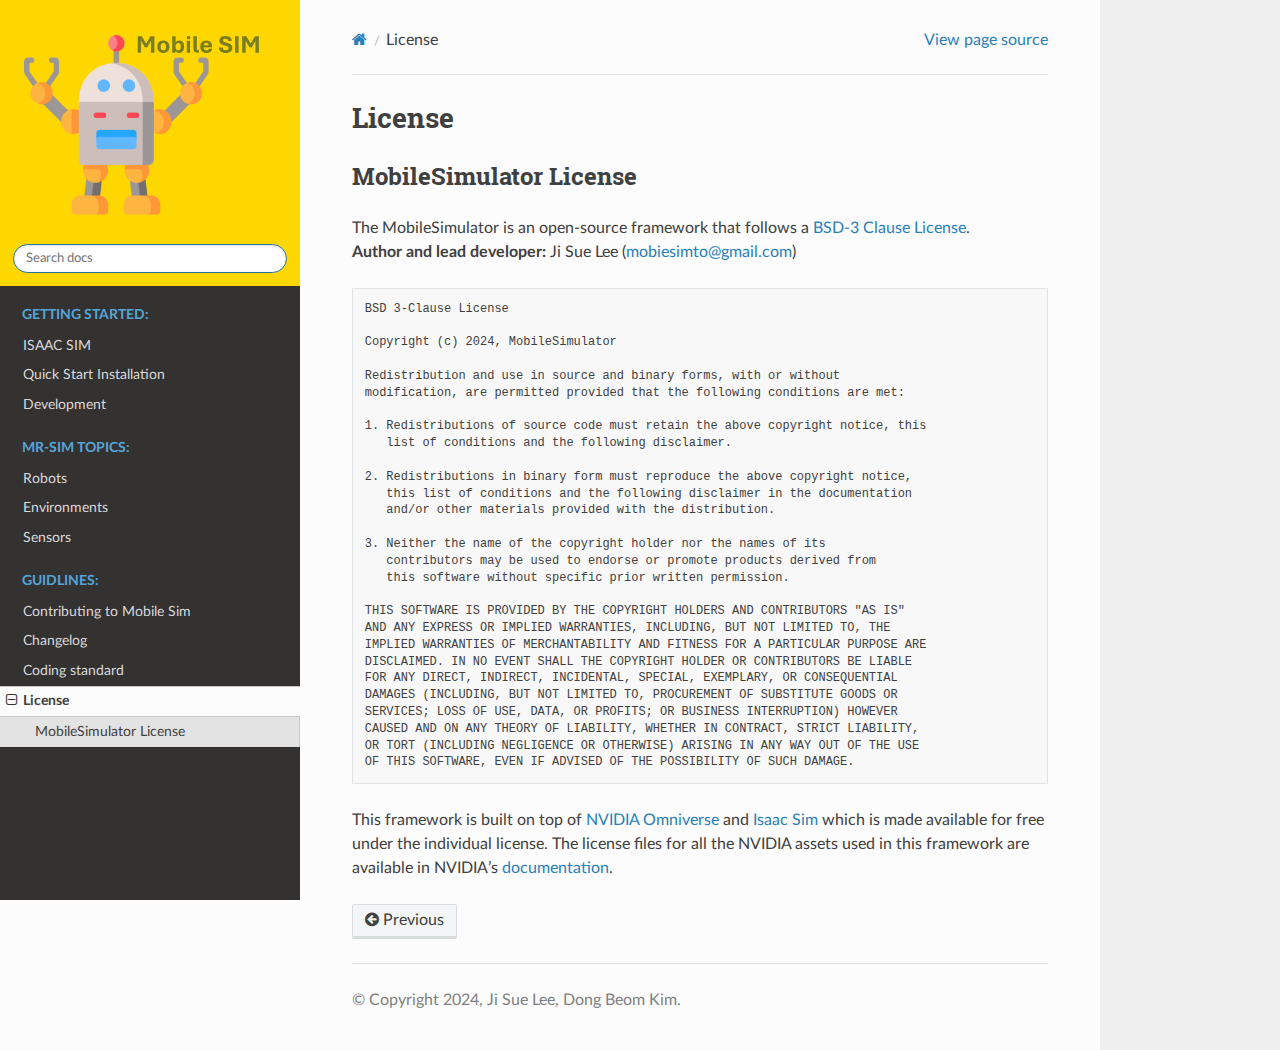
<file: source/references/license.html>
<!DOCTYPE html>
<html class="writer-html5" lang="en" data-content_root="../../">
<head>
  <meta charset="utf-8" /><meta name="viewport" content="width=device-width, initial-scale=1" />

  <meta name="viewport" content="width=device-width, initial-scale=1.0" />
  <title>License &mdash; MobileSimulator 1.0.0 documentation</title>
      <link rel="stylesheet" type="text/css" href="../../_static/pygments.css?v=80d5e7a1" />
      <link rel="stylesheet" type="text/css" href="../../_static/css/theme.css?v=19f00094" />
      <link rel="stylesheet" type="text/css" href="../../_static/tabs.css?v=a5c4661c" />
      <link rel="stylesheet" type="text/css" href="../../_static/css/custom.css?v=de2ec810" />

  
  <!--[if lt IE 9]>
    <script src="../../_static/js/html5shiv.min.js"></script>
  <![endif]-->
  
        <script src="../../_static/jquery.js?v=5d32c60e"></script>
        <script src="../../_static/_sphinx_javascript_frameworks_compat.js?v=2cd50e6c"></script>
        <script src="../../_static/documentation_options.js?v=8d563738"></script>
        <script src="../../_static/doctools.js?v=9a2dae69"></script>
        <script src="../../_static/sphinx_highlight.js?v=dc90522c"></script>
        <script src="../../_static/js/custom.js?v=181f5e71"></script>
    <script src="../../_static/js/theme.js"></script>
    <link rel="index" title="Index" href="../../genindex.html" />
    <link rel="search" title="Search" href="../../search.html" />
    <link rel="prev" title="Coding standard" href="standard.html" /> 
</head>

<body class="wy-body-for-nav"> 
  <div class="wy-grid-for-nav">
    <nav data-toggle="wy-nav-shift" class="wy-nav-side">
      <div class="wy-side-scroll">
        <div class="wy-side-nav-search"  style="background: #FFD700" >

          
          
          <a href="../../index.html">
            
              <img src="../../_static/robot.png" class="logo" alt="Logo"/>
          </a>
<div role="search">
  <form id="rtd-search-form" class="wy-form" action="../../search.html" method="get">
    <input type="text" name="q" placeholder="Search docs" aria-label="Search docs" />
    <input type="hidden" name="check_keywords" value="yes" />
    <input type="hidden" name="area" value="default" />
  </form>
</div>
        </div><div class="wy-menu wy-menu-vertical" data-spy="affix" role="navigation" aria-label="Navigation menu">
              <p class="caption" role="heading"><span class="caption-text">Getting Started:</span></p>
<ul>
<li class="toctree-l1"><a class="reference internal" href="../setup/introduction.html">ISAAC SIM</a></li>
<li class="toctree-l1"><a class="reference internal" href="../setup/installation.html">Quick Start Installation</a></li>
<li class="toctree-l1"><a class="reference internal" href="../setup/developer.html">Development</a></li>
</ul>
<p class="caption" role="heading"><span class="caption-text">MR-Sim TOPICS:</span></p>
<ul>
<li class="toctree-l1"><a class="reference internal" href="../topics/robots.html">Robots</a></li>
<li class="toctree-l1"><a class="reference internal" href="../topics/environments.html">Environments</a></li>
<li class="toctree-l1"><a class="reference internal" href="../topics/sensors.html">Sensors</a></li>
</ul>
<p class="caption" role="heading"><span class="caption-text">Guidlines:</span></p>
<ul class="current">
<li class="toctree-l1"><a class="reference internal" href="contributing.html">Contributing to Mobile Sim</a></li>
<li class="toctree-l1"><a class="reference internal" href="changelog.html">Changelog</a></li>
<li class="toctree-l1"><a class="reference internal" href="standard.html">Coding standard</a></li>
<li class="toctree-l1 current"><a class="current reference internal" href="#">License</a><ul>
<li class="toctree-l2"><a class="reference internal" href="#mobilesimulator-license">MobileSimulator License</a></li>
</ul>
</li>
</ul>

        </div>
      </div>
    </nav>

    <section data-toggle="wy-nav-shift" class="wy-nav-content-wrap"><nav class="wy-nav-top" aria-label="Mobile navigation menu"  style="background: #FFD700" >
          <i data-toggle="wy-nav-top" class="fa fa-bars"></i>
          <a href="../../index.html">MobileSimulator</a>
      </nav>

      <div class="wy-nav-content">
        <div class="rst-content">
          <div role="navigation" aria-label="Page navigation">
  <ul class="wy-breadcrumbs">
      <li><a href="../../index.html" class="icon icon-home" aria-label="Home"></a></li>
      <li class="breadcrumb-item active">License</li>
      <li class="wy-breadcrumbs-aside">
            <a href="../../_sources/source/references/license.rst.txt" rel="nofollow"> View page source</a>
      </li>
  </ul>
  <hr/>
</div>
          <div role="main" class="document" itemscope="itemscope" itemtype="http://schema.org/Article">
           <div itemprop="articleBody">
             
  <section id="license">
<h1>License<a class="headerlink" href="#license" title="Link to this heading"></a></h1>
<section id="mobilesimulator-license">
<h2>MobileSimulator License<a class="headerlink" href="#mobilesimulator-license" title="Link to this heading"></a></h2>
<div class="line-block">
<div class="line">The MobileSimulator is an open-source framework that follows a <a class="reference external" href="https://opensource.org/licenses/BSD-3-Clause/">BSD-3 Clause License</a>.</div>
<div class="line"><strong>Author and lead developer:</strong> Ji Sue Lee (<a class="reference external" href="mailto:mobiesimto&#37;&#52;&#48;gmail&#46;com">mobiesimto<span>&#64;</span>gmail<span>&#46;</span>com</a>)</div>
</div>
<div class="highlight-text notranslate"><div class="highlight"><pre><span></span>BSD 3-Clause License

Copyright (c) 2024, MobileSimulator

Redistribution and use in source and binary forms, with or without
modification, are permitted provided that the following conditions are met:

1. Redistributions of source code must retain the above copyright notice, this
   list of conditions and the following disclaimer.

2. Redistributions in binary form must reproduce the above copyright notice,
   this list of conditions and the following disclaimer in the documentation
   and/or other materials provided with the distribution.

3. Neither the name of the copyright holder nor the names of its
   contributors may be used to endorse or promote products derived from
   this software without specific prior written permission.

THIS SOFTWARE IS PROVIDED BY THE COPYRIGHT HOLDERS AND CONTRIBUTORS &quot;AS IS&quot;
AND ANY EXPRESS OR IMPLIED WARRANTIES, INCLUDING, BUT NOT LIMITED TO, THE
IMPLIED WARRANTIES OF MERCHANTABILITY AND FITNESS FOR A PARTICULAR PURPOSE ARE
DISCLAIMED. IN NO EVENT SHALL THE COPYRIGHT HOLDER OR CONTRIBUTORS BE LIABLE
FOR ANY DIRECT, INDIRECT, INCIDENTAL, SPECIAL, EXEMPLARY, OR CONSEQUENTIAL
DAMAGES (INCLUDING, BUT NOT LIMITED TO, PROCUREMENT OF SUBSTITUTE GOODS OR
SERVICES; LOSS OF USE, DATA, OR PROFITS; OR BUSINESS INTERRUPTION) HOWEVER
CAUSED AND ON ANY THEORY OF LIABILITY, WHETHER IN CONTRACT, STRICT LIABILITY,
OR TORT (INCLUDING NEGLIGENCE OR OTHERWISE) ARISING IN ANY WAY OUT OF THE USE
OF THIS SOFTWARE, EVEN IF ADVISED OF THE POSSIBILITY OF SUCH DAMAGE.
</pre></div>
</div>
<p>This framework is built on top of <a class="reference external" href="https://docs.omniverse.nvidia.com/">NVIDIA Omniverse</a> and <a class="reference external" href="https://docs.omniverse.nvidia.com/app_isaacsim/app_isaacsim/overview.html">Isaac
Sim</a> which is made available for free under the
individual license. The license files for all the NVIDIA assets used in this framework are available in NVIDIA’s <a class="reference external" href="https://docs.omniverse.nvidia.com/app_isaacsim/common/licenses.html">documentation</a>.</p>
</section>
</section>


           </div>
          </div>
          <footer><div class="rst-footer-buttons" role="navigation" aria-label="Footer">
        <a href="standard.html" class="btn btn-neutral float-left" title="Coding standard" accesskey="p" rel="prev"><span class="fa fa-arrow-circle-left" aria-hidden="true"></span> Previous</a>
    </div>

  <hr/>

  <div role="contentinfo">
    <p>&#169; Copyright 2024, Ji Sue Lee, Dong Beom Kim.</p>
  </div>

   

</footer>
        </div>
      </div>
    </section>
  </div>
  <script>
      jQuery(function () {
          SphinxRtdTheme.Navigation.enable(true);
      });
  </script> 

</body>
</html>
</file>
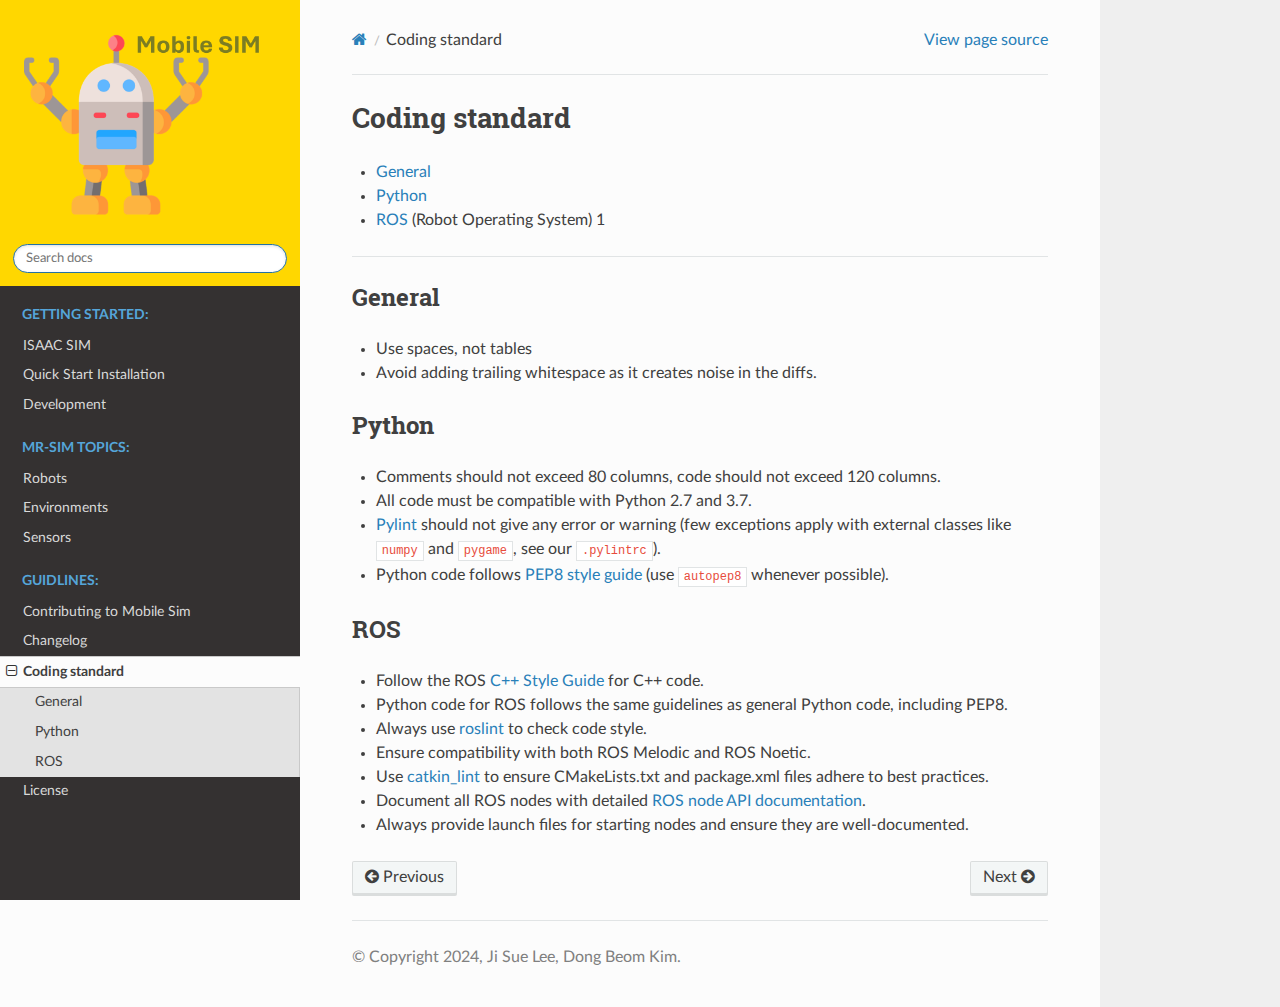
<file: source/references/standard.html>
<!DOCTYPE html>
<html class="writer-html5" lang="en" data-content_root="../../">
<head>
  <meta charset="utf-8" /><meta name="viewport" content="width=device-width, initial-scale=1" />

  <meta name="viewport" content="width=device-width, initial-scale=1.0" />
  <title>Coding standard &mdash; MobileSimulator 1.0.0 documentation</title>
      <link rel="stylesheet" type="text/css" href="../../_static/pygments.css?v=80d5e7a1" />
      <link rel="stylesheet" type="text/css" href="../../_static/css/theme.css?v=19f00094" />
      <link rel="stylesheet" type="text/css" href="../../_static/tabs.css?v=a5c4661c" />
      <link rel="stylesheet" type="text/css" href="../../_static/css/custom.css?v=de2ec810" />

  
  <!--[if lt IE 9]>
    <script src="../../_static/js/html5shiv.min.js"></script>
  <![endif]-->
  
        <script src="../../_static/jquery.js?v=5d32c60e"></script>
        <script src="../../_static/_sphinx_javascript_frameworks_compat.js?v=2cd50e6c"></script>
        <script src="../../_static/documentation_options.js?v=8d563738"></script>
        <script src="../../_static/doctools.js?v=9a2dae69"></script>
        <script src="../../_static/sphinx_highlight.js?v=dc90522c"></script>
        <script src="../../_static/js/custom.js?v=181f5e71"></script>
    <script src="../../_static/js/theme.js"></script>
    <link rel="index" title="Index" href="../../genindex.html" />
    <link rel="search" title="Search" href="../../search.html" />
    <link rel="next" title="License" href="license.html" />
    <link rel="prev" title="Changelog" href="changelog.html" /> 
</head>

<body class="wy-body-for-nav"> 
  <div class="wy-grid-for-nav">
    <nav data-toggle="wy-nav-shift" class="wy-nav-side">
      <div class="wy-side-scroll">
        <div class="wy-side-nav-search"  style="background: #FFD700" >

          
          
          <a href="../../index.html">
            
              <img src="../../_static/robot.png" class="logo" alt="Logo"/>
          </a>
<div role="search">
  <form id="rtd-search-form" class="wy-form" action="../../search.html" method="get">
    <input type="text" name="q" placeholder="Search docs" aria-label="Search docs" />
    <input type="hidden" name="check_keywords" value="yes" />
    <input type="hidden" name="area" value="default" />
  </form>
</div>
        </div><div class="wy-menu wy-menu-vertical" data-spy="affix" role="navigation" aria-label="Navigation menu">
              <p class="caption" role="heading"><span class="caption-text">Getting Started:</span></p>
<ul>
<li class="toctree-l1"><a class="reference internal" href="../setup/introduction.html">ISAAC SIM</a></li>
<li class="toctree-l1"><a class="reference internal" href="../setup/installation.html">Quick Start Installation</a></li>
<li class="toctree-l1"><a class="reference internal" href="../setup/developer.html">Development</a></li>
</ul>
<p class="caption" role="heading"><span class="caption-text">MR-Sim TOPICS:</span></p>
<ul>
<li class="toctree-l1"><a class="reference internal" href="../topics/robots.html">Robots</a></li>
<li class="toctree-l1"><a class="reference internal" href="../topics/environments.html">Environments</a></li>
<li class="toctree-l1"><a class="reference internal" href="../topics/sensors.html">Sensors</a></li>
</ul>
<p class="caption" role="heading"><span class="caption-text">Guidlines:</span></p>
<ul class="current">
<li class="toctree-l1"><a class="reference internal" href="contributing.html">Contributing to Mobile Sim</a></li>
<li class="toctree-l1"><a class="reference internal" href="changelog.html">Changelog</a></li>
<li class="toctree-l1 current"><a class="current reference internal" href="#">Coding standard</a><ul>
<li class="toctree-l2"><a class="reference internal" href="#general">General</a></li>
<li class="toctree-l2"><a class="reference internal" href="#python">Python</a></li>
<li class="toctree-l2"><a class="reference internal" href="#ros">ROS</a></li>
</ul>
</li>
<li class="toctree-l1"><a class="reference internal" href="license.html">License</a></li>
</ul>

        </div>
      </div>
    </nav>

    <section data-toggle="wy-nav-shift" class="wy-nav-content-wrap"><nav class="wy-nav-top" aria-label="Mobile navigation menu"  style="background: #FFD700" >
          <i data-toggle="wy-nav-top" class="fa fa-bars"></i>
          <a href="../../index.html">MobileSimulator</a>
      </nav>

      <div class="wy-nav-content">
        <div class="rst-content">
          <div role="navigation" aria-label="Page navigation">
  <ul class="wy-breadcrumbs">
      <li><a href="../../index.html" class="icon icon-home" aria-label="Home"></a></li>
      <li class="breadcrumb-item active">Coding standard</li>
      <li class="wy-breadcrumbs-aside">
            <a href="../../_sources/source/references/standard.rst.txt" rel="nofollow"> View page source</a>
      </li>
  </ul>
  <hr/>
</div>
          <div role="main" class="document" itemscope="itemscope" itemtype="http://schema.org/Article">
           <div itemprop="articleBody">
             
  <section id="coding-standard">
<span id="coding-standards"></span><h1>Coding standard<a class="headerlink" href="#coding-standard" title="Link to this heading"></a></h1>
<ul class="simple">
<li><p><a class="reference internal" href="#general-section"><span class="std std-ref">General</span></a></p></li>
<li><p><a class="reference internal" href="#python"><span class="std std-ref">Python</span></a></p></li>
<li><p><a class="reference internal" href="#ros"><span class="std std-ref">ROS</span></a> (Robot Operating System) 1</p></li>
</ul>
<hr class="docutils" />
<section id="general">
<span id="general-section"></span><h2>General<a class="headerlink" href="#general" title="Link to this heading"></a></h2>
<ul class="simple">
<li><p>Use spaces, not tables</p></li>
<li><p>Avoid adding trailing whitespace as it creates noise in the diffs.</p></li>
</ul>
</section>
<section id="python">
<span id="id1"></span><h2>Python<a class="headerlink" href="#python" title="Link to this heading"></a></h2>
<ul class="simple">
<li><p>Comments should not exceed 80 columns, code should not exceed 120 columns.</p></li>
<li><p>All code must be compatible with Python 2.7 and 3.7.</p></li>
<li><p><a class="reference external" href="https://www.pylint.org/">Pylint</a> should not give any error or warning (few exceptions apply with external classes like <code class="code docutils literal notranslate"><span class="pre">numpy</span></code> and <code class="code docutils literal notranslate"><span class="pre">pygame</span></code>, see our <code class="code docutils literal notranslate"><span class="pre">.pylintrc</span></code>).</p></li>
<li><p>Python code follows <a class="reference external" href="https://peps.python.org/pep-0008/">PEP8 style guide</a> (use <code class="code docutils literal notranslate"><span class="pre">autopep8</span></code> whenever possible).</p></li>
</ul>
</section>
<section id="ros">
<span id="id2"></span><h2>ROS<a class="headerlink" href="#ros" title="Link to this heading"></a></h2>
<ul class="simple">
<li><p>Follow the ROS <a class="reference external" href="http://wiki.ros.org/CppStyleGuide">C++ Style Guide</a> for C++ code.</p></li>
<li><p>Python code for ROS follows the same guidelines as general Python code, including PEP8.</p></li>
<li><p>Always use <a class="reference external" href="http://wiki.ros.org/roslint">roslint</a> to check code style.</p></li>
<li><p>Ensure compatibility with both ROS Melodic and ROS Noetic.</p></li>
<li><p>Use <a class="reference external" href="http://fkie.github.io/catkin_lint/">catkin_lint</a> to ensure CMakeLists.txt and package.xml files adhere to best practices.</p></li>
<li><p>Document all ROS nodes with detailed <a class="reference external" href="http://wiki.ros.org/roscpp/Overview/NodeHandle%20API">ROS node API documentation</a>.</p></li>
<li><p>Always provide launch files for starting nodes and ensure they are well-documented.</p></li>
</ul>
</section>
</section>


           </div>
          </div>
          <footer><div class="rst-footer-buttons" role="navigation" aria-label="Footer">
        <a href="changelog.html" class="btn btn-neutral float-left" title="Changelog" accesskey="p" rel="prev"><span class="fa fa-arrow-circle-left" aria-hidden="true"></span> Previous</a>
        <a href="license.html" class="btn btn-neutral float-right" title="License" accesskey="n" rel="next">Next <span class="fa fa-arrow-circle-right" aria-hidden="true"></span></a>
    </div>

  <hr/>

  <div role="contentinfo">
    <p>&#169; Copyright 2024, Ji Sue Lee, Dong Beom Kim.</p>
  </div>

   

</footer>
        </div>
      </div>
    </section>
  </div>
  <script>
      jQuery(function () {
          SphinxRtdTheme.Navigation.enable(true);
      });
  </script> 

</body>
</html>
</file>
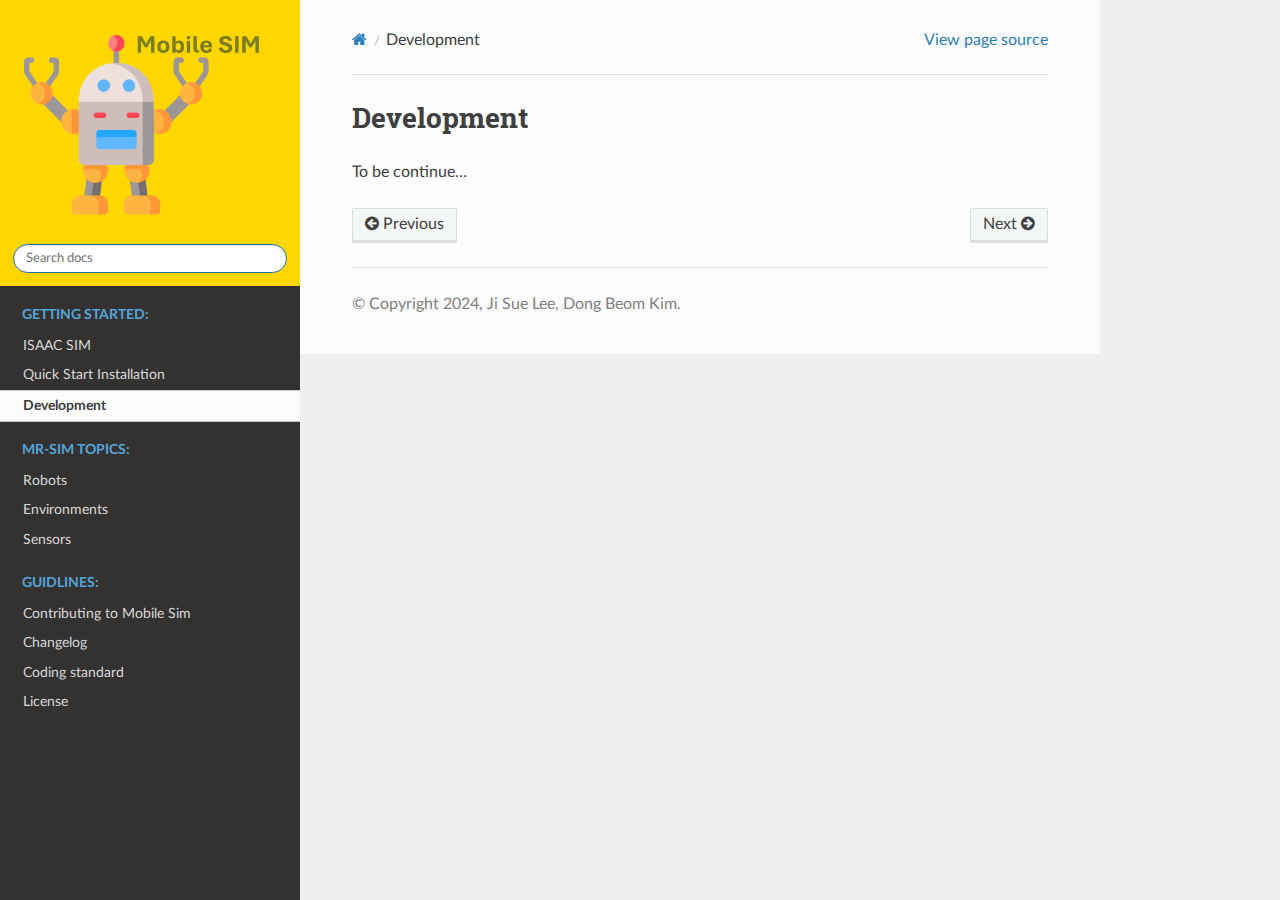
<file: source/setup/developer.html>
<!DOCTYPE html>
<html class="writer-html5" lang="en" data-content_root="../../">
<head>
  <meta charset="utf-8" /><meta name="viewport" content="width=device-width, initial-scale=1" />

  <meta name="viewport" content="width=device-width, initial-scale=1.0" />
  <title>Development &mdash; MobileSimulator 1.0.0 documentation</title>
      <link rel="stylesheet" type="text/css" href="../../_static/pygments.css?v=80d5e7a1" />
      <link rel="stylesheet" type="text/css" href="../../_static/css/theme.css?v=19f00094" />
      <link rel="stylesheet" type="text/css" href="../../_static/tabs.css?v=a5c4661c" />
      <link rel="stylesheet" type="text/css" href="../../_static/css/custom.css?v=de2ec810" />

  
  <!--[if lt IE 9]>
    <script src="../../_static/js/html5shiv.min.js"></script>
  <![endif]-->
  
        <script src="../../_static/jquery.js?v=5d32c60e"></script>
        <script src="../../_static/_sphinx_javascript_frameworks_compat.js?v=2cd50e6c"></script>
        <script src="../../_static/documentation_options.js?v=8d563738"></script>
        <script src="../../_static/doctools.js?v=9a2dae69"></script>
        <script src="../../_static/sphinx_highlight.js?v=dc90522c"></script>
        <script src="../../_static/js/custom.js?v=181f5e71"></script>
    <script src="../../_static/js/theme.js"></script>
    <link rel="index" title="Index" href="../../genindex.html" />
    <link rel="search" title="Search" href="../../search.html" />
    <link rel="next" title="Robots" href="../topics/robots.html" />
    <link rel="prev" title="Quick Start Installation" href="installation.html" /> 
</head>

<body class="wy-body-for-nav"> 
  <div class="wy-grid-for-nav">
    <nav data-toggle="wy-nav-shift" class="wy-nav-side">
      <div class="wy-side-scroll">
        <div class="wy-side-nav-search"  style="background: #FFD700" >

          
          
          <a href="../../index.html">
            
              <img src="../../_static/robot.png" class="logo" alt="Logo"/>
          </a>
<div role="search">
  <form id="rtd-search-form" class="wy-form" action="../../search.html" method="get">
    <input type="text" name="q" placeholder="Search docs" aria-label="Search docs" />
    <input type="hidden" name="check_keywords" value="yes" />
    <input type="hidden" name="area" value="default" />
  </form>
</div>
        </div><div class="wy-menu wy-menu-vertical" data-spy="affix" role="navigation" aria-label="Navigation menu">
              <p class="caption" role="heading"><span class="caption-text">Getting Started:</span></p>
<ul class="current">
<li class="toctree-l1"><a class="reference internal" href="introduction.html">ISAAC SIM</a></li>
<li class="toctree-l1"><a class="reference internal" href="installation.html">Quick Start Installation</a></li>
<li class="toctree-l1 current"><a class="current reference internal" href="#">Development</a></li>
</ul>
<p class="caption" role="heading"><span class="caption-text">MR-Sim TOPICS:</span></p>
<ul>
<li class="toctree-l1"><a class="reference internal" href="../topics/robots.html">Robots</a></li>
<li class="toctree-l1"><a class="reference internal" href="../topics/environments.html">Environments</a></li>
<li class="toctree-l1"><a class="reference internal" href="../topics/sensors.html">Sensors</a></li>
</ul>
<p class="caption" role="heading"><span class="caption-text">Guidlines:</span></p>
<ul>
<li class="toctree-l1"><a class="reference internal" href="../references/contributing.html">Contributing to Mobile Sim</a></li>
<li class="toctree-l1"><a class="reference internal" href="../references/changelog.html">Changelog</a></li>
<li class="toctree-l1"><a class="reference internal" href="../references/standard.html">Coding standard</a></li>
<li class="toctree-l1"><a class="reference internal" href="../references/license.html">License</a></li>
</ul>

        </div>
      </div>
    </nav>

    <section data-toggle="wy-nav-shift" class="wy-nav-content-wrap"><nav class="wy-nav-top" aria-label="Mobile navigation menu"  style="background: #FFD700" >
          <i data-toggle="wy-nav-top" class="fa fa-bars"></i>
          <a href="../../index.html">MobileSimulator</a>
      </nav>

      <div class="wy-nav-content">
        <div class="rst-content">
          <div role="navigation" aria-label="Page navigation">
  <ul class="wy-breadcrumbs">
      <li><a href="../../index.html" class="icon icon-home" aria-label="Home"></a></li>
      <li class="breadcrumb-item active">Development</li>
      <li class="wy-breadcrumbs-aside">
            <a href="../../_sources/source/setup/developer.rst.txt" rel="nofollow"> View page source</a>
      </li>
  </ul>
  <hr/>
</div>
          <div role="main" class="document" itemscope="itemscope" itemtype="http://schema.org/Article">
           <div itemprop="articleBody">
             
  <section id="development">
<h1>Development<a class="headerlink" href="#development" title="Link to this heading"></a></h1>
<p>To be continue…</p>
</section>


           </div>
          </div>
          <footer><div class="rst-footer-buttons" role="navigation" aria-label="Footer">
        <a href="installation.html" class="btn btn-neutral float-left" title="Quick Start Installation" accesskey="p" rel="prev"><span class="fa fa-arrow-circle-left" aria-hidden="true"></span> Previous</a>
        <a href="../topics/robots.html" class="btn btn-neutral float-right" title="Robots" accesskey="n" rel="next">Next <span class="fa fa-arrow-circle-right" aria-hidden="true"></span></a>
    </div>

  <hr/>

  <div role="contentinfo">
    <p>&#169; Copyright 2024, Ji Sue Lee, Dong Beom Kim.</p>
  </div>

   

</footer>
        </div>
      </div>
    </section>
  </div>
  <script>
      jQuery(function () {
          SphinxRtdTheme.Navigation.enable(true);
      });
  </script> 

</body>
</html>
</file>
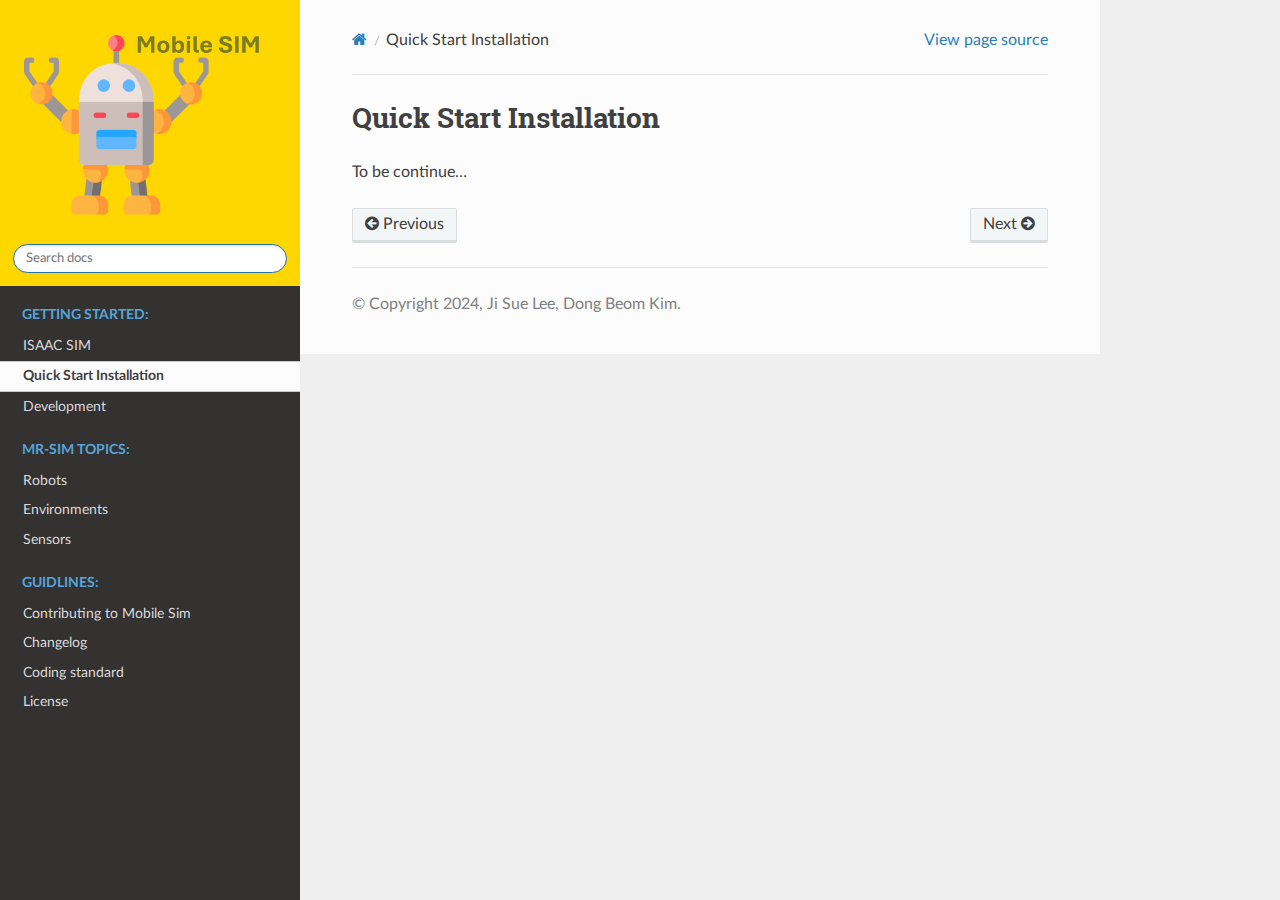
<file: source/setup/installation.html>
<!DOCTYPE html>
<html class="writer-html5" lang="en" data-content_root="../../">
<head>
  <meta charset="utf-8" /><meta name="viewport" content="width=device-width, initial-scale=1" />

  <meta name="viewport" content="width=device-width, initial-scale=1.0" />
  <title>Quick Start Installation &mdash; MobileSimulator 1.0.0 documentation</title>
      <link rel="stylesheet" type="text/css" href="../../_static/pygments.css?v=80d5e7a1" />
      <link rel="stylesheet" type="text/css" href="../../_static/css/theme.css?v=19f00094" />
      <link rel="stylesheet" type="text/css" href="../../_static/tabs.css?v=a5c4661c" />
      <link rel="stylesheet" type="text/css" href="../../_static/css/custom.css?v=de2ec810" />

  
  <!--[if lt IE 9]>
    <script src="../../_static/js/html5shiv.min.js"></script>
  <![endif]-->
  
        <script src="../../_static/jquery.js?v=5d32c60e"></script>
        <script src="../../_static/_sphinx_javascript_frameworks_compat.js?v=2cd50e6c"></script>
        <script src="../../_static/documentation_options.js?v=8d563738"></script>
        <script src="../../_static/doctools.js?v=9a2dae69"></script>
        <script src="../../_static/sphinx_highlight.js?v=dc90522c"></script>
        <script src="../../_static/js/custom.js?v=181f5e71"></script>
    <script src="../../_static/js/theme.js"></script>
    <link rel="index" title="Index" href="../../genindex.html" />
    <link rel="search" title="Search" href="../../search.html" />
    <link rel="next" title="Development" href="developer.html" />
    <link rel="prev" title="ISAAC SIM" href="introduction.html" /> 
</head>

<body class="wy-body-for-nav"> 
  <div class="wy-grid-for-nav">
    <nav data-toggle="wy-nav-shift" class="wy-nav-side">
      <div class="wy-side-scroll">
        <div class="wy-side-nav-search"  style="background: #FFD700" >

          
          
          <a href="../../index.html">
            
              <img src="../../_static/robot.png" class="logo" alt="Logo"/>
          </a>
<div role="search">
  <form id="rtd-search-form" class="wy-form" action="../../search.html" method="get">
    <input type="text" name="q" placeholder="Search docs" aria-label="Search docs" />
    <input type="hidden" name="check_keywords" value="yes" />
    <input type="hidden" name="area" value="default" />
  </form>
</div>
        </div><div class="wy-menu wy-menu-vertical" data-spy="affix" role="navigation" aria-label="Navigation menu">
              <p class="caption" role="heading"><span class="caption-text">Getting Started:</span></p>
<ul class="current">
<li class="toctree-l1"><a class="reference internal" href="introduction.html">ISAAC SIM</a></li>
<li class="toctree-l1 current"><a class="current reference internal" href="#">Quick Start Installation</a></li>
<li class="toctree-l1"><a class="reference internal" href="developer.html">Development</a></li>
</ul>
<p class="caption" role="heading"><span class="caption-text">MR-Sim TOPICS:</span></p>
<ul>
<li class="toctree-l1"><a class="reference internal" href="../topics/robots.html">Robots</a></li>
<li class="toctree-l1"><a class="reference internal" href="../topics/environments.html">Environments</a></li>
<li class="toctree-l1"><a class="reference internal" href="../topics/sensors.html">Sensors</a></li>
</ul>
<p class="caption" role="heading"><span class="caption-text">Guidlines:</span></p>
<ul>
<li class="toctree-l1"><a class="reference internal" href="../references/contributing.html">Contributing to Mobile Sim</a></li>
<li class="toctree-l1"><a class="reference internal" href="../references/changelog.html">Changelog</a></li>
<li class="toctree-l1"><a class="reference internal" href="../references/standard.html">Coding standard</a></li>
<li class="toctree-l1"><a class="reference internal" href="../references/license.html">License</a></li>
</ul>

        </div>
      </div>
    </nav>

    <section data-toggle="wy-nav-shift" class="wy-nav-content-wrap"><nav class="wy-nav-top" aria-label="Mobile navigation menu"  style="background: #FFD700" >
          <i data-toggle="wy-nav-top" class="fa fa-bars"></i>
          <a href="../../index.html">MobileSimulator</a>
      </nav>

      <div class="wy-nav-content">
        <div class="rst-content">
          <div role="navigation" aria-label="Page navigation">
  <ul class="wy-breadcrumbs">
      <li><a href="../../index.html" class="icon icon-home" aria-label="Home"></a></li>
      <li class="breadcrumb-item active">Quick Start Installation</li>
      <li class="wy-breadcrumbs-aside">
            <a href="../../_sources/source/setup/installation.rst.txt" rel="nofollow"> View page source</a>
      </li>
  </ul>
  <hr/>
</div>
          <div role="main" class="document" itemscope="itemscope" itemtype="http://schema.org/Article">
           <div itemprop="articleBody">
             
  <section id="quick-start-installation">
<span id="id1"></span><h1>Quick Start Installation<a class="headerlink" href="#quick-start-installation" title="Link to this heading"></a></h1>
<p>To be continue…</p>
</section>


           </div>
          </div>
          <footer><div class="rst-footer-buttons" role="navigation" aria-label="Footer">
        <a href="introduction.html" class="btn btn-neutral float-left" title="ISAAC SIM" accesskey="p" rel="prev"><span class="fa fa-arrow-circle-left" aria-hidden="true"></span> Previous</a>
        <a href="developer.html" class="btn btn-neutral float-right" title="Development" accesskey="n" rel="next">Next <span class="fa fa-arrow-circle-right" aria-hidden="true"></span></a>
    </div>

  <hr/>

  <div role="contentinfo">
    <p>&#169; Copyright 2024, Ji Sue Lee, Dong Beom Kim.</p>
  </div>

   

</footer>
        </div>
      </div>
    </section>
  </div>
  <script>
      jQuery(function () {
          SphinxRtdTheme.Navigation.enable(true);
      });
  </script> 

</body>
</html>
</file>
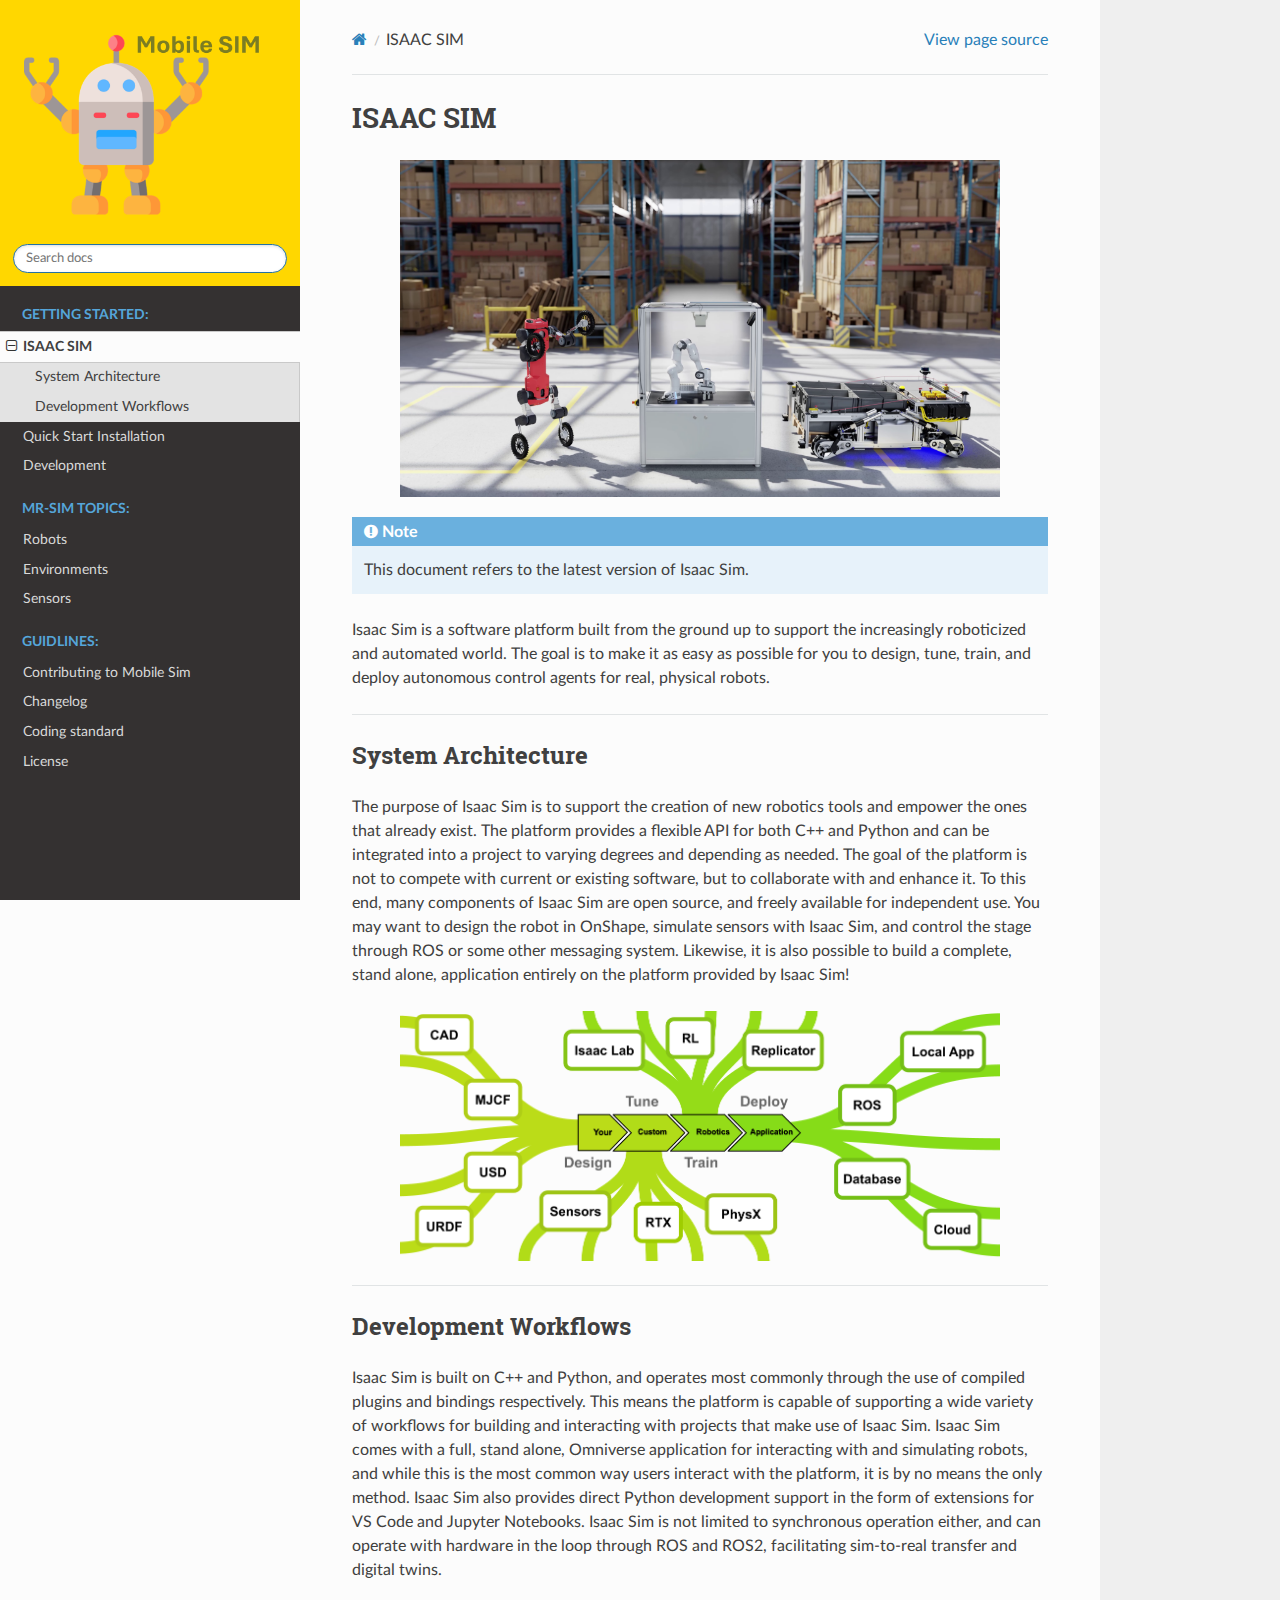
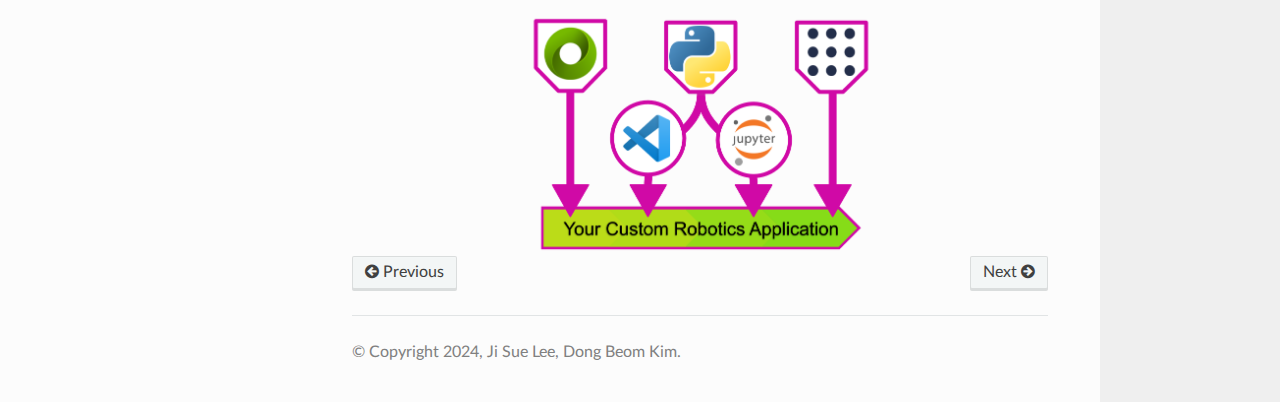
<file: source/setup/introduction.html>
<!DOCTYPE html>
<html class="writer-html5" lang="en" data-content_root="../../">
<head>
  <meta charset="utf-8" /><meta name="viewport" content="width=device-width, initial-scale=1" />

  <meta name="viewport" content="width=device-width, initial-scale=1.0" />
  <title>ISAAC SIM &mdash; MobileSimulator 1.0.0 documentation</title>
      <link rel="stylesheet" type="text/css" href="../../_static/pygments.css?v=80d5e7a1" />
      <link rel="stylesheet" type="text/css" href="../../_static/css/theme.css?v=19f00094" />
      <link rel="stylesheet" type="text/css" href="../../_static/tabs.css?v=a5c4661c" />
      <link rel="stylesheet" type="text/css" href="../../_static/css/custom.css?v=de2ec810" />

  
  <!--[if lt IE 9]>
    <script src="../../_static/js/html5shiv.min.js"></script>
  <![endif]-->
  
        <script src="../../_static/jquery.js?v=5d32c60e"></script>
        <script src="../../_static/_sphinx_javascript_frameworks_compat.js?v=2cd50e6c"></script>
        <script src="../../_static/documentation_options.js?v=8d563738"></script>
        <script src="../../_static/doctools.js?v=9a2dae69"></script>
        <script src="../../_static/sphinx_highlight.js?v=dc90522c"></script>
        <script src="../../_static/js/custom.js?v=181f5e71"></script>
    <script src="../../_static/js/theme.js"></script>
    <link rel="index" title="Index" href="../../genindex.html" />
    <link rel="search" title="Search" href="../../search.html" />
    <link rel="next" title="Quick Start Installation" href="installation.html" />
    <link rel="prev" title="MR-Sim Documentation" href="../../index.html" /> 
</head>

<body class="wy-body-for-nav"> 
  <div class="wy-grid-for-nav">
    <nav data-toggle="wy-nav-shift" class="wy-nav-side">
      <div class="wy-side-scroll">
        <div class="wy-side-nav-search"  style="background: #FFD700" >

          
          
          <a href="../../index.html">
            
              <img src="../../_static/robot.png" class="logo" alt="Logo"/>
          </a>
<div role="search">
  <form id="rtd-search-form" class="wy-form" action="../../search.html" method="get">
    <input type="text" name="q" placeholder="Search docs" aria-label="Search docs" />
    <input type="hidden" name="check_keywords" value="yes" />
    <input type="hidden" name="area" value="default" />
  </form>
</div>
        </div><div class="wy-menu wy-menu-vertical" data-spy="affix" role="navigation" aria-label="Navigation menu">
              <p class="caption" role="heading"><span class="caption-text">Getting Started:</span></p>
<ul class="current">
<li class="toctree-l1 current"><a class="current reference internal" href="#">ISAAC SIM</a><ul>
<li class="toctree-l2"><a class="reference internal" href="#system-architecture">System Architecture</a></li>
<li class="toctree-l2"><a class="reference internal" href="#development-workflows">Development Workflows</a></li>
</ul>
</li>
<li class="toctree-l1"><a class="reference internal" href="installation.html">Quick Start Installation</a></li>
<li class="toctree-l1"><a class="reference internal" href="developer.html">Development</a></li>
</ul>
<p class="caption" role="heading"><span class="caption-text">MR-Sim TOPICS:</span></p>
<ul>
<li class="toctree-l1"><a class="reference internal" href="../topics/robots.html">Robots</a></li>
<li class="toctree-l1"><a class="reference internal" href="../topics/environments.html">Environments</a></li>
<li class="toctree-l1"><a class="reference internal" href="../topics/sensors.html">Sensors</a></li>
</ul>
<p class="caption" role="heading"><span class="caption-text">Guidlines:</span></p>
<ul>
<li class="toctree-l1"><a class="reference internal" href="../references/contributing.html">Contributing to Mobile Sim</a></li>
<li class="toctree-l1"><a class="reference internal" href="../references/changelog.html">Changelog</a></li>
<li class="toctree-l1"><a class="reference internal" href="../references/standard.html">Coding standard</a></li>
<li class="toctree-l1"><a class="reference internal" href="../references/license.html">License</a></li>
</ul>

        </div>
      </div>
    </nav>

    <section data-toggle="wy-nav-shift" class="wy-nav-content-wrap"><nav class="wy-nav-top" aria-label="Mobile navigation menu"  style="background: #FFD700" >
          <i data-toggle="wy-nav-top" class="fa fa-bars"></i>
          <a href="../../index.html">MobileSimulator</a>
      </nav>

      <div class="wy-nav-content">
        <div class="rst-content">
          <div role="navigation" aria-label="Page navigation">
  <ul class="wy-breadcrumbs">
      <li><a href="../../index.html" class="icon icon-home" aria-label="Home"></a></li>
      <li class="breadcrumb-item active">ISAAC SIM</li>
      <li class="wy-breadcrumbs-aside">
            <a href="../../_sources/source/setup/introduction.rst.txt" rel="nofollow"> View page source</a>
      </li>
  </ul>
  <hr/>
</div>
          <div role="main" class="document" itemscope="itemscope" itemtype="http://schema.org/Article">
           <div itemprop="articleBody">
             
  <section id="isaac-sim">
<h1>ISAAC SIM<a class="headerlink" href="#isaac-sim" title="Link to this heading"></a></h1>
<a class="reference internal image-reference" href="../../_images/isaac-sim.png"><img alt="Isaac Sim" class="align-center" src="../../_images/isaac-sim.png" style="width: 600px;" /></a>
<div class="custom-note admonition note">
<p class="admonition-title">Note</p>
<p>This document refers to the latest version of Isaac Sim.</p>
</div>
<p>Isaac Sim is a software platform built from the ground up to support the increasingly roboticized and automated world. The goal is to make it as easy as possible for you to design, tune, train, and deploy autonomous control agents for real, physical robots.</p>
<hr class="docutils" />
<section id="system-architecture">
<h2>System Architecture<a class="headerlink" href="#system-architecture" title="Link to this heading"></a></h2>
<p>The purpose of Isaac Sim is to support the creation of new robotics tools and empower the ones that already exist. The platform provides a flexible API for both C++ and Python and can be integrated into a project to varying degrees and depending as needed. The goal of the platform is not to compete with current or existing software, but to collaborate with and enhance it. To this end, many components of Isaac Sim are open source, and freely available for independent use. You may want to design the robot in OnShape, simulate sensors with Isaac Sim, and control the stage through ROS or some other messaging system. Likewise, it is also possible to build a complete, stand alone, application entirely on the platform provided by Isaac Sim!</p>
<a class="custom-image reference internal image-reference" href="../../_images/system-architecture.png"><img alt="Isaac Sim" class="custom-image align-center" src="../../_images/system-architecture.png" style="width: 600px;" /></a>
</section>
<hr class="docutils" />
<section id="development-workflows">
<h2>Development Workflows<a class="headerlink" href="#development-workflows" title="Link to this heading"></a></h2>
<p>Isaac Sim is built on C++ and Python, and operates most commonly through the use of compiled plugins and bindings respectively. This means the platform is capable of supporting a wide variety of workflows for building and interacting with projects that make use of Isaac Sim. Isaac Sim comes with a full, stand alone, Omniverse application for interacting with and simulating robots, and while this is the most common way users interact with the platform, it is by no means the only method. Isaac Sim also provides direct Python development support in the form of extensions for VS Code and Jupyter Notebooks. Isaac Sim is not limited to synchronous operation either, and can operate with hardware in the loop through ROS and ROS2, facilitating sim-to-real transfer and digital twins.</p>
<a class="reference internal image-reference" href="../../_images/development-workflows.png"><img alt="Development Workflows" class="align-center" src="../../_images/development-workflows.png" style="width: 600px;" /></a>
</section>
</section>


           </div>
          </div>
          <footer><div class="rst-footer-buttons" role="navigation" aria-label="Footer">
        <a href="../../index.html" class="btn btn-neutral float-left" title="MR-Sim Documentation" accesskey="p" rel="prev"><span class="fa fa-arrow-circle-left" aria-hidden="true"></span> Previous</a>
        <a href="installation.html" class="btn btn-neutral float-right" title="Quick Start Installation" accesskey="n" rel="next">Next <span class="fa fa-arrow-circle-right" aria-hidden="true"></span></a>
    </div>

  <hr/>

  <div role="contentinfo">
    <p>&#169; Copyright 2024, Ji Sue Lee, Dong Beom Kim.</p>
  </div>

   

</footer>
        </div>
      </div>
    </section>
  </div>
  <script>
      jQuery(function () {
          SphinxRtdTheme.Navigation.enable(true);
      });
  </script> 

</body>
</html>
</file>
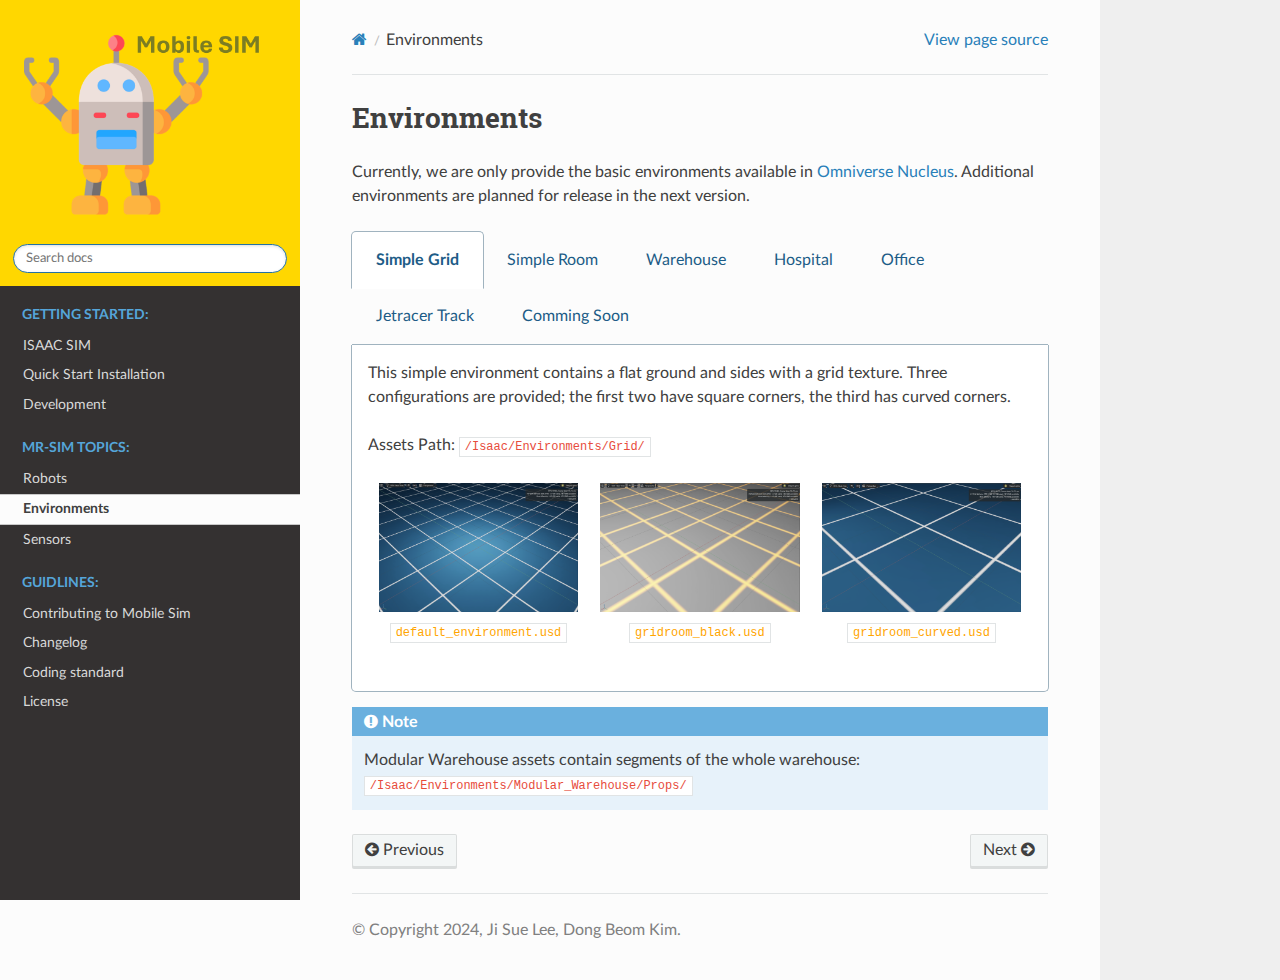
<file: source/topics/environments.html>
<!DOCTYPE html>
<html class="writer-html5" lang="en" data-content_root="../../">
<head>
  <meta charset="utf-8" /><meta name="viewport" content="width=device-width, initial-scale=1" />

  <meta name="viewport" content="width=device-width, initial-scale=1.0" />
  <title>Environments &mdash; MobileSimulator 1.0.0 documentation</title>
      <link rel="stylesheet" type="text/css" href="../../_static/pygments.css?v=80d5e7a1" />
      <link rel="stylesheet" type="text/css" href="../../_static/css/theme.css?v=19f00094" />
      <link rel="stylesheet" type="text/css" href="../../_static/tabs.css?v=a5c4661c" />
      <link rel="stylesheet" type="text/css" href="../../_static/css/custom.css?v=de2ec810" />

  
  <!--[if lt IE 9]>
    <script src="../../_static/js/html5shiv.min.js"></script>
  <![endif]-->
  
        <script src="../../_static/jquery.js?v=5d32c60e"></script>
        <script src="../../_static/_sphinx_javascript_frameworks_compat.js?v=2cd50e6c"></script>
        <script src="../../_static/documentation_options.js?v=8d563738"></script>
        <script src="../../_static/doctools.js?v=9a2dae69"></script>
        <script src="../../_static/sphinx_highlight.js?v=dc90522c"></script>
        <script src="../../_static/tabs.js?v=3030b3cb"></script>
        <script src="../../_static/js/custom.js?v=181f5e71"></script>
    <script src="../../_static/js/theme.js"></script>
    <link rel="index" title="Index" href="../../genindex.html" />
    <link rel="search" title="Search" href="../../search.html" />
    <link rel="next" title="Sensors" href="sensors.html" />
    <link rel="prev" title="Robots" href="robots.html" /> 
</head>

<body class="wy-body-for-nav"> 
  <div class="wy-grid-for-nav">
    <nav data-toggle="wy-nav-shift" class="wy-nav-side">
      <div class="wy-side-scroll">
        <div class="wy-side-nav-search"  style="background: #FFD700" >

          
          
          <a href="../../index.html">
            
              <img src="../../_static/robot.png" class="logo" alt="Logo"/>
          </a>
<div role="search">
  <form id="rtd-search-form" class="wy-form" action="../../search.html" method="get">
    <input type="text" name="q" placeholder="Search docs" aria-label="Search docs" />
    <input type="hidden" name="check_keywords" value="yes" />
    <input type="hidden" name="area" value="default" />
  </form>
</div>
        </div><div class="wy-menu wy-menu-vertical" data-spy="affix" role="navigation" aria-label="Navigation menu">
              <p class="caption" role="heading"><span class="caption-text">Getting Started:</span></p>
<ul>
<li class="toctree-l1"><a class="reference internal" href="../setup/introduction.html">ISAAC SIM</a></li>
<li class="toctree-l1"><a class="reference internal" href="../setup/installation.html">Quick Start Installation</a></li>
<li class="toctree-l1"><a class="reference internal" href="../setup/developer.html">Development</a></li>
</ul>
<p class="caption" role="heading"><span class="caption-text">MR-Sim TOPICS:</span></p>
<ul class="current">
<li class="toctree-l1"><a class="reference internal" href="robots.html">Robots</a></li>
<li class="toctree-l1 current"><a class="current reference internal" href="#">Environments</a></li>
<li class="toctree-l1"><a class="reference internal" href="sensors.html">Sensors</a></li>
</ul>
<p class="caption" role="heading"><span class="caption-text">Guidlines:</span></p>
<ul>
<li class="toctree-l1"><a class="reference internal" href="../references/contributing.html">Contributing to Mobile Sim</a></li>
<li class="toctree-l1"><a class="reference internal" href="../references/changelog.html">Changelog</a></li>
<li class="toctree-l1"><a class="reference internal" href="../references/standard.html">Coding standard</a></li>
<li class="toctree-l1"><a class="reference internal" href="../references/license.html">License</a></li>
</ul>

        </div>
      </div>
    </nav>

    <section data-toggle="wy-nav-shift" class="wy-nav-content-wrap"><nav class="wy-nav-top" aria-label="Mobile navigation menu"  style="background: #FFD700" >
          <i data-toggle="wy-nav-top" class="fa fa-bars"></i>
          <a href="../../index.html">MobileSimulator</a>
      </nav>

      <div class="wy-nav-content">
        <div class="rst-content">
          <div role="navigation" aria-label="Page navigation">
  <ul class="wy-breadcrumbs">
      <li><a href="../../index.html" class="icon icon-home" aria-label="Home"></a></li>
      <li class="breadcrumb-item active">Environments</li>
      <li class="wy-breadcrumbs-aside">
            <a href="../../_sources/source/topics/environments.rst.txt" rel="nofollow"> View page source</a>
      </li>
  </ul>
  <hr/>
</div>
          <div role="main" class="document" itemscope="itemscope" itemtype="http://schema.org/Article">
           <div itemprop="articleBody">
             
  <section id="environments">
<span id="id1"></span><h1>Environments<a class="headerlink" href="#environments" title="Link to this heading"></a></h1>
<p>Currently, we are only provide the basic environments available in <a class="reference external" href="https://docs.omniverse.nvidia.com/nucleus/latest/index.html">Omniverse Nucleus</a>. Additional environments are planned for release in the next version.</p>
<div class="sphinx-tabs docutils container">
<div aria-label="Tabbed content" class="closeable" role="tablist"><button aria-controls="panel-0-0-0" aria-selected="true" class="sphinx-tabs-tab" id="tab-0-0-0" name="0-0" role="tab" tabindex="0">Simple Grid</button><button aria-controls="panel-0-0-1" aria-selected="false" class="sphinx-tabs-tab" id="tab-0-0-1" name="0-1" role="tab" tabindex="-1">Simple Room</button><button aria-controls="panel-0-0-2" aria-selected="false" class="sphinx-tabs-tab" id="tab-0-0-2" name="0-2" role="tab" tabindex="-1">Warehouse</button><button aria-controls="panel-0-0-3" aria-selected="false" class="sphinx-tabs-tab" id="tab-0-0-3" name="0-3" role="tab" tabindex="-1">Hospital</button><button aria-controls="panel-0-0-4" aria-selected="false" class="sphinx-tabs-tab" id="tab-0-0-4" name="0-4" role="tab" tabindex="-1">Office</button><button aria-controls="panel-0-0-5" aria-selected="false" class="sphinx-tabs-tab" id="tab-0-0-5" name="0-5" role="tab" tabindex="-1">Jetracer Track</button><button aria-controls="panel-0-0-6" aria-selected="false" class="sphinx-tabs-tab" id="tab-0-0-6" name="0-6" role="tab" tabindex="-1">Comming Soon</button></div><div aria-labelledby="tab-0-0-0" class="sphinx-tabs-panel" id="panel-0-0-0" name="0-0" role="tabpanel" tabindex="0"><p>This simple environment contains a flat ground and sides with a grid texture. Three configurations are provided; the first two have square corners, the third has curved corners.</p>
<p>Assets Path: <code class="docutils literal notranslate"><span class="pre">/Isaac/Environments/Grid/</span></code></p>
<div style="display: flex; justify-content: space-around;">
    <figure style="text-align: center;">
        <img src="../../_static/environments/default_env.png" alt="Image 1" style="width: 90%;">
        <figcaption><code class="language-plaintext highlighter-rouge" style="color: orange;">default_environment.usd</code></figcaption>
    </figure>
    <figure style="text-align: center;">
        <img src="../../_static/environments/black_grid.png" alt="Image 2" style="width: 90%;">
        <figcaption><code class="language-plaintext highlighter-rouge" style="color: orange;">gridroom_black.usd</code></figcaption>
    </figure>
    <figure style="text-align: center;">
        <img src="../../_static/environments/curved_grid.png" alt="Image 3" style="width: 90%;">
        <figcaption><code class="language-plaintext highlighter-rouge" style="color: orange;">gridroom_curved.usd</code></figcaption>
    </figure>
</div></div><div aria-labelledby="tab-0-0-1" class="sphinx-tabs-panel" hidden="true" id="panel-0-0-1" name="0-1" role="tabpanel" tabindex="0"><p>A simple room containing a table.</p>
<p>Assets Path: <code class="docutils literal notranslate"><span class="pre">/Isaac/Environments/Simple_Room/</span></code></p>
<div style="display: flex; justify-content: space-around;">
    <figure style="text-align: center;">
        <img src="../../_static/environments/simple_room.png" alt="Image 1" style="width: 90%;">
        <figcaption><code class="language-plaintext highlighter-rouge" style="color: orange;">simple_room.usd</code></figcaption>
    </figure>
</div></div><div aria-labelledby="tab-0-0-2" class="sphinx-tabs-panel" hidden="true" id="panel-0-0-2" name="0-2" role="tabpanel" tabindex="0"><p>A warehouse environment with shelving and objects that can be placed on them. Four configurations are provided:</p>
<p>Assets Path: <code class="docutils literal notranslate"><span class="pre">/Isaac/Environments/Simple_Warehouse/</span></code></p>
<div style="display: grid; grid-template-columns: repeat(2, 1fr); gap: 10px;">
    <figure style="text-align: center;">
        <img src="../../_static/environments/warehouse.png" alt="Warehouse 1" style="width: 100%;">
        <figcaption><code class="language-plaintext highlighter-rouge" style="color: orange;">warehouse.usd</code></figcaption>
    </figure>
    <figure style="text-align: center;">
        <img src="../../_static/environments/warehouse_with_forklifts.png" alt="Warehouse 2" style="width: 100%;">
        <figcaption><code class="language-plaintext highlighter-rouge" style="color: orange;">warehouse_with_forklifts.usd</code></figcaption>
    </figure>
    <figure style="text-align: center;">
        <img src="../../_static/environments/warehouse_with_shelves.png" alt="Warehouse 3" style="width: 100%;">
        <figcaption><code class="language-plaintext highlighter-rouge" style="color: orange;">warehouse_multiple_shelves.usd</code></figcaption>
    </figure>
    <figure style="text-align: center;">
        <img src="../../_static/environments/full_warehouse.png" alt="Warehouse 4" style="width: 100%;">
        <figcaption><code class="language-plaintext highlighter-rouge" style="color: orange;">full_warehouse.usd</code></figcaption>
    </figure>
</div></div><div aria-labelledby="tab-0-0-3" class="sphinx-tabs-panel" hidden="true" id="panel-0-0-3" name="0-3" role="tabpanel" tabindex="0"><p>A hospital environment, with multiple rooms and spaces.</p>
<p>Assets Path: <code class="docutils literal notranslate"><span class="pre">/Isaac/Environments/Hospital/</span></code></p>
<div style="display: flex; justify-content: space-around;">
    <figure style="text-align: center;">
        <img src="../../_static/environments/hospital.png" alt="Image 1" style="width: 90%;">
        <figcaption><code class="language-plaintext highlighter-rouge" style="color: orange;">hospital.usd</code></figcaption>
    </figure>
</div></div><div aria-labelledby="tab-0-0-4" class="sphinx-tabs-panel" hidden="true" id="panel-0-0-4" name="0-4" role="tabpanel" tabindex="0"><p>An Office Environment, with multiple rooms and an open plan floor.</p>
<p>Assets Path: <code class="docutils literal notranslate"><span class="pre">/Isaac/Environments/Office/</span></code></p>
<div style="display: flex; justify-content: space-around;">
    <figure style="text-align: center;">
        <img src="../../_static/environments/office.png" alt="Image 1" style="width: 90%;">
        <figcaption><code class="language-plaintext highlighter-rouge" style="color: orange;">office.usd</code></figcaption>
    </figure>
</div></div><div aria-labelledby="tab-0-0-5" class="sphinx-tabs-panel" hidden="true" id="panel-0-0-5" name="0-5" role="tabpanel" tabindex="0"><p>A jetracer track outlined on the ground plane.</p>
<p>Assets Path: <code class="docutils literal notranslate"><span class="pre">/Isaac/Environments/Jetracer/</span></code></p>
<div style="display: flex; justify-content: space-around;">
    <figure style="text-align: center;">
        <img src="../../_static/environments/jetracer.png" alt="Image 1" style="width: 90%;">
        <figcaption><code class="language-plaintext highlighter-rouge" style="color: orange;">jetracer_track_solid.usd</code></figcaption>
    </figure>
</div></div><div aria-labelledby="tab-0-0-6" class="sphinx-tabs-panel" hidden="true" id="panel-0-0-6" name="0-6" role="tabpanel" tabindex="0"></div></div>
<div class="admonition note">
<p class="admonition-title">Note</p>
<p>Modular Warehouse assets contain segments of the whole warehouse: <code class="docutils literal notranslate"><span class="pre">/Isaac/Environments/Modular_Warehouse/Props/</span></code></p>
</div>
</section>


           </div>
          </div>
          <footer><div class="rst-footer-buttons" role="navigation" aria-label="Footer">
        <a href="robots.html" class="btn btn-neutral float-left" title="Robots" accesskey="p" rel="prev"><span class="fa fa-arrow-circle-left" aria-hidden="true"></span> Previous</a>
        <a href="sensors.html" class="btn btn-neutral float-right" title="Sensors" accesskey="n" rel="next">Next <span class="fa fa-arrow-circle-right" aria-hidden="true"></span></a>
    </div>

  <hr/>

  <div role="contentinfo">
    <p>&#169; Copyright 2024, Ji Sue Lee, Dong Beom Kim.</p>
  </div>

   

</footer>
        </div>
      </div>
    </section>
  </div>
  <script>
      jQuery(function () {
          SphinxRtdTheme.Navigation.enable(true);
      });
  </script> 

</body>
</html>
</file>
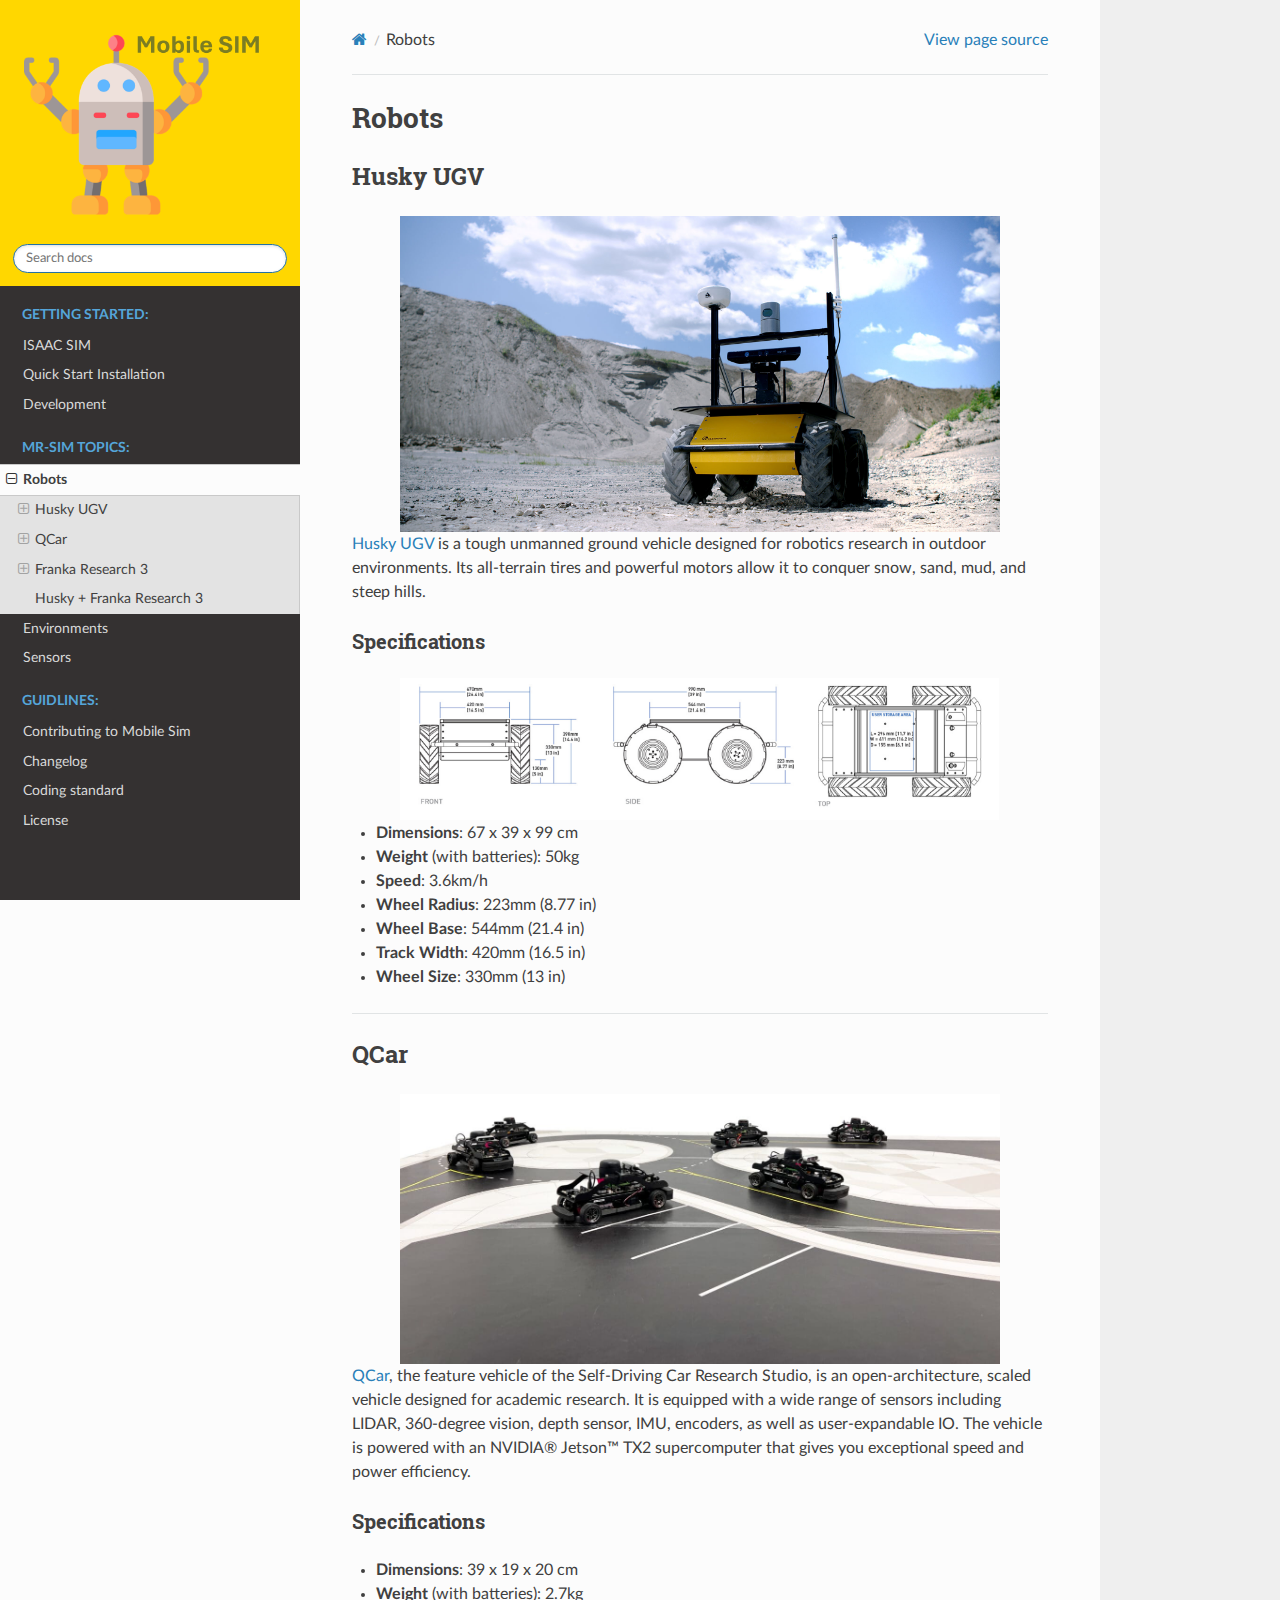
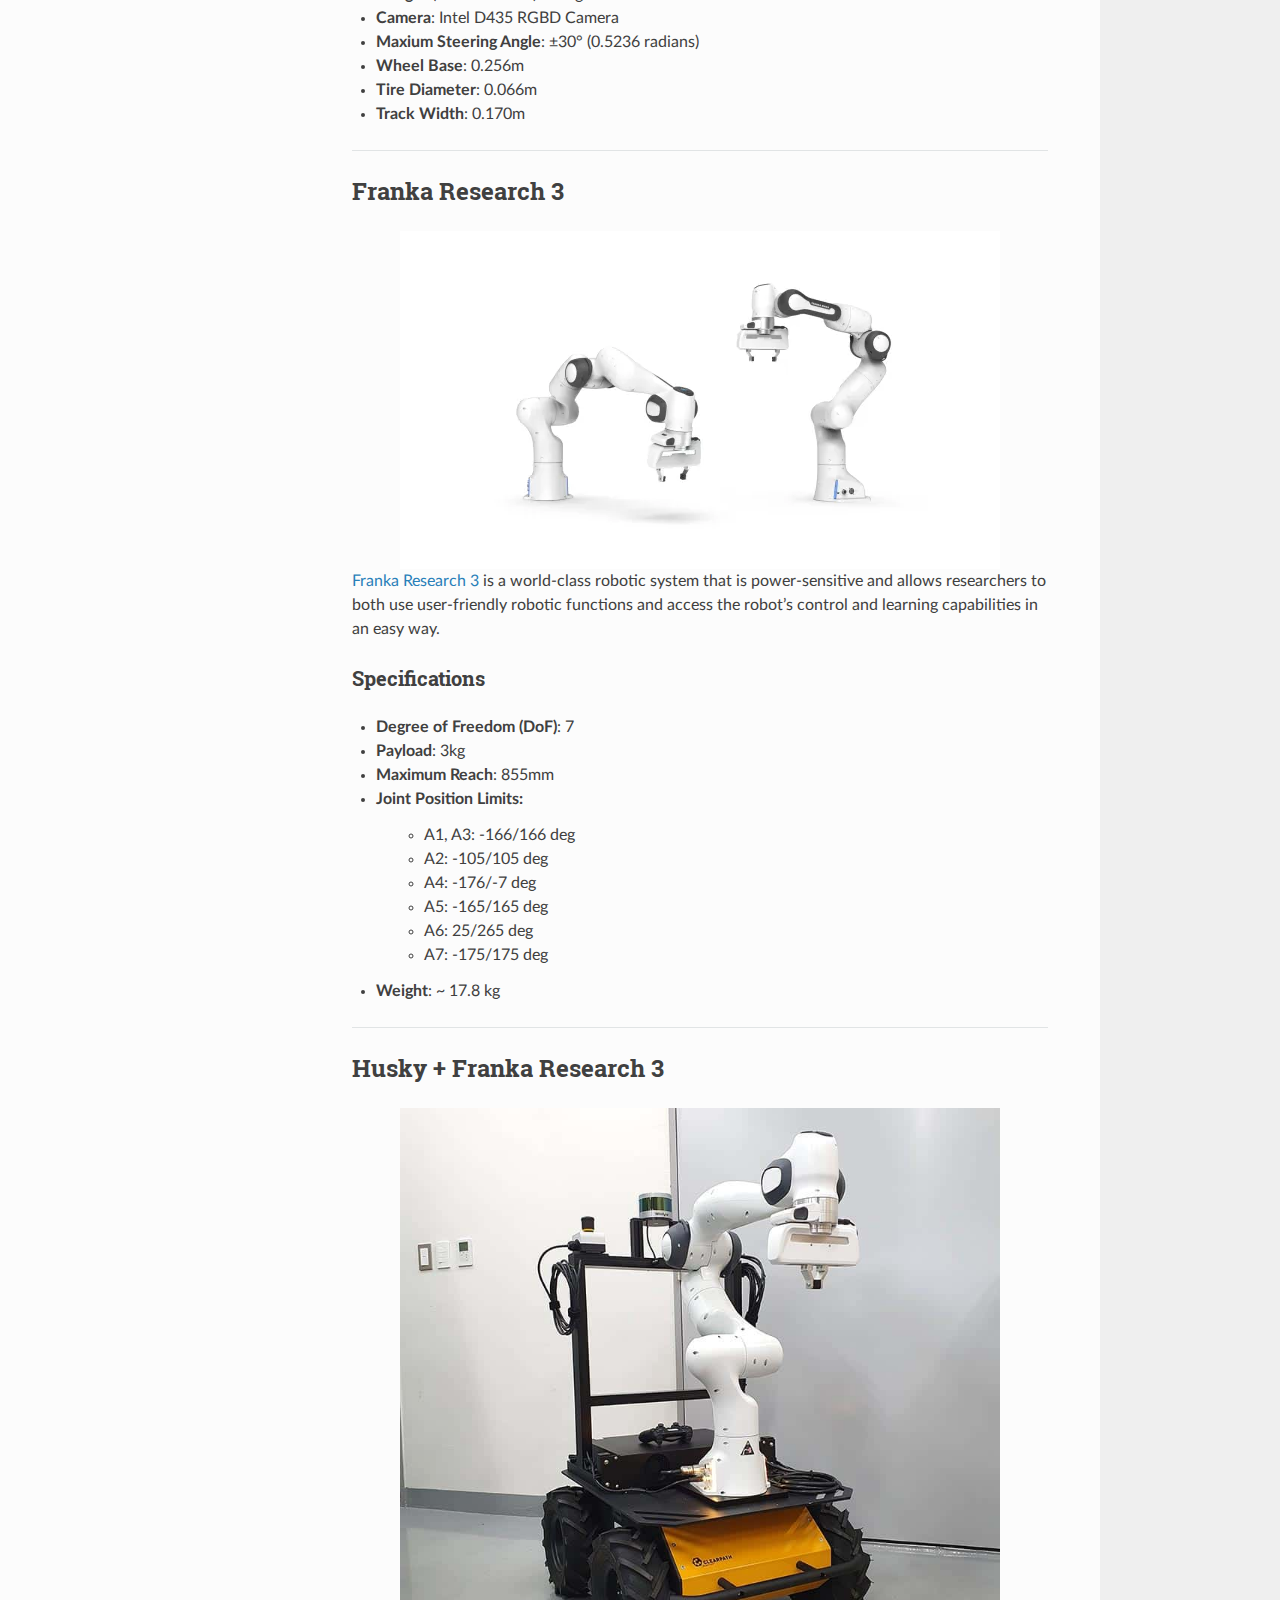
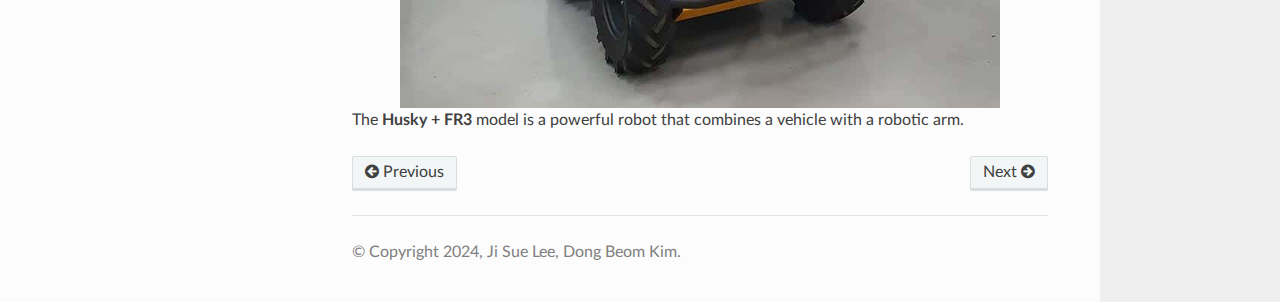
<file: source/topics/robots.html>
<!DOCTYPE html>
<html class="writer-html5" lang="en" data-content_root="../../">
<head>
  <meta charset="utf-8" /><meta name="viewport" content="width=device-width, initial-scale=1" />

  <meta name="viewport" content="width=device-width, initial-scale=1.0" />
  <title>Robots &mdash; MobileSimulator 1.0.0 documentation</title>
      <link rel="stylesheet" type="text/css" href="../../_static/pygments.css?v=80d5e7a1" />
      <link rel="stylesheet" type="text/css" href="../../_static/css/theme.css?v=19f00094" />
      <link rel="stylesheet" type="text/css" href="../../_static/tabs.css?v=a5c4661c" />
      <link rel="stylesheet" type="text/css" href="../../_static/css/custom.css?v=de2ec810" />

  
  <!--[if lt IE 9]>
    <script src="../../_static/js/html5shiv.min.js"></script>
  <![endif]-->
  
        <script src="../../_static/jquery.js?v=5d32c60e"></script>
        <script src="../../_static/_sphinx_javascript_frameworks_compat.js?v=2cd50e6c"></script>
        <script src="../../_static/documentation_options.js?v=8d563738"></script>
        <script src="../../_static/doctools.js?v=9a2dae69"></script>
        <script src="../../_static/sphinx_highlight.js?v=dc90522c"></script>
        <script src="../../_static/js/custom.js?v=181f5e71"></script>
    <script src="../../_static/js/theme.js"></script>
    <link rel="index" title="Index" href="../../genindex.html" />
    <link rel="search" title="Search" href="../../search.html" />
    <link rel="next" title="Environments" href="environments.html" />
    <link rel="prev" title="Development" href="../setup/developer.html" /> 
</head>

<body class="wy-body-for-nav"> 
  <div class="wy-grid-for-nav">
    <nav data-toggle="wy-nav-shift" class="wy-nav-side">
      <div class="wy-side-scroll">
        <div class="wy-side-nav-search"  style="background: #FFD700" >

          
          
          <a href="../../index.html">
            
              <img src="../../_static/robot.png" class="logo" alt="Logo"/>
          </a>
<div role="search">
  <form id="rtd-search-form" class="wy-form" action="../../search.html" method="get">
    <input type="text" name="q" placeholder="Search docs" aria-label="Search docs" />
    <input type="hidden" name="check_keywords" value="yes" />
    <input type="hidden" name="area" value="default" />
  </form>
</div>
        </div><div class="wy-menu wy-menu-vertical" data-spy="affix" role="navigation" aria-label="Navigation menu">
              <p class="caption" role="heading"><span class="caption-text">Getting Started:</span></p>
<ul>
<li class="toctree-l1"><a class="reference internal" href="../setup/introduction.html">ISAAC SIM</a></li>
<li class="toctree-l1"><a class="reference internal" href="../setup/installation.html">Quick Start Installation</a></li>
<li class="toctree-l1"><a class="reference internal" href="../setup/developer.html">Development</a></li>
</ul>
<p class="caption" role="heading"><span class="caption-text">MR-Sim TOPICS:</span></p>
<ul class="current">
<li class="toctree-l1 current"><a class="current reference internal" href="#">Robots</a><ul>
<li class="toctree-l2"><a class="reference internal" href="#husky-ugv">Husky UGV</a><ul>
<li class="toctree-l3"><a class="reference internal" href="#specifications">Specifications</a></li>
</ul>
</li>
<li class="toctree-l2"><a class="reference internal" href="#qcar">QCar</a><ul>
<li class="toctree-l3"><a class="reference internal" href="#id2">Specifications</a></li>
</ul>
</li>
<li class="toctree-l2"><a class="reference internal" href="#franka-research-3">Franka Research 3</a><ul>
<li class="toctree-l3"><a class="reference internal" href="#id3">Specifications</a></li>
</ul>
</li>
<li class="toctree-l2"><a class="reference internal" href="#husky-franka-research-3">Husky + Franka Research 3</a></li>
</ul>
</li>
<li class="toctree-l1"><a class="reference internal" href="environments.html">Environments</a></li>
<li class="toctree-l1"><a class="reference internal" href="sensors.html">Sensors</a></li>
</ul>
<p class="caption" role="heading"><span class="caption-text">Guidlines:</span></p>
<ul>
<li class="toctree-l1"><a class="reference internal" href="../references/contributing.html">Contributing to Mobile Sim</a></li>
<li class="toctree-l1"><a class="reference internal" href="../references/changelog.html">Changelog</a></li>
<li class="toctree-l1"><a class="reference internal" href="../references/standard.html">Coding standard</a></li>
<li class="toctree-l1"><a class="reference internal" href="../references/license.html">License</a></li>
</ul>

        </div>
      </div>
    </nav>

    <section data-toggle="wy-nav-shift" class="wy-nav-content-wrap"><nav class="wy-nav-top" aria-label="Mobile navigation menu"  style="background: #FFD700" >
          <i data-toggle="wy-nav-top" class="fa fa-bars"></i>
          <a href="../../index.html">MobileSimulator</a>
      </nav>

      <div class="wy-nav-content">
        <div class="rst-content">
          <div role="navigation" aria-label="Page navigation">
  <ul class="wy-breadcrumbs">
      <li><a href="../../index.html" class="icon icon-home" aria-label="Home"></a></li>
      <li class="breadcrumb-item active">Robots</li>
      <li class="wy-breadcrumbs-aside">
            <a href="../../_sources/source/topics/robots.rst.txt" rel="nofollow"> View page source</a>
      </li>
  </ul>
  <hr/>
</div>
          <div role="main" class="document" itemscope="itemscope" itemtype="http://schema.org/Article">
           <div itemprop="articleBody">
             
  <section id="robots">
<span id="id1"></span><h1>Robots<a class="headerlink" href="#robots" title="Link to this heading"></a></h1>
<section id="husky-ugv">
<h2>Husky UGV<a class="headerlink" href="#husky-ugv" title="Link to this heading"></a></h2>
<a class="reference internal image-reference" href="../../_images/husky.jpg"><img alt="Clearpath Husky UGV" class="align-center" src="../../_images/husky.jpg" style="width: 600px;" /></a>
<p><a class="reference external" href="https://clearpathrobotics.com/husky-unmanned-ground-vehicle-robot/">Husky UGV</a> is a tough unmanned ground vehicle designed for robotics research in outdoor environments. Its all-terrain tires and powerful motors allow it to conquer snow, sand, mud, and steep hills.</p>
<section id="specifications">
<h3>Specifications<a class="headerlink" href="#specifications" title="Link to this heading"></a></h3>
<a class="reference internal image-reference" href="../../_images/husky_spec.png"><img alt="Clearpath Husky UGV" class="align-center" src="../../_images/husky_spec.png" style="width: 600px;" /></a>
<ul class="simple">
<li><p><strong>Dimensions</strong>: 67 x 39 x 99 cm</p></li>
<li><p><strong>Weight</strong> (with batteries): 50kg</p></li>
<li><p><strong>Speed</strong>: 3.6km/h</p></li>
<li><p><strong>Wheel Radius</strong>: 223mm (8.77 in)</p></li>
<li><p><strong>Wheel Base</strong>: 544mm (21.4 in)</p></li>
<li><p><strong>Track Width</strong>: 420mm (16.5 in)</p></li>
<li><p><strong>Wheel Size</strong>: 330mm (13 in)</p></li>
</ul>
</section>
</section>
<hr class="docutils" />
<section id="qcar">
<h2>QCar<a class="headerlink" href="#qcar" title="Link to this heading"></a></h2>
<a class="reference internal image-reference" href="../../_images/qcar.jpg"><img alt="Quanser QCar" class="align-center" src="../../_images/qcar.jpg" style="width: 600px;" /></a>
<p><a class="reference external" href="https://www.quanser.com/products/qcar/">QCar</a>, the feature vehicle of the Self-Driving Car Research Studio, is an open-architecture, scaled vehicle designed
for academic research. It is equipped with a wide range of sensors including LIDAR, 360-degree vision, depth
sensor, IMU, encoders, as well as user-expandable IO. The vehicle is powered with an NVIDIA® Jetson™ TX2
supercomputer that gives you exceptional speed and power efficiency.</p>
<section id="id2">
<h3>Specifications<a class="headerlink" href="#id2" title="Link to this heading"></a></h3>
<ul class="simple">
<li><p><strong>Dimensions</strong>: 39 x 19 x 20 cm</p></li>
<li><p><strong>Weight</strong> (with batteries): 2.7kg</p></li>
<li><p><strong>Camera</strong>: Intel D435 RGBD Camera</p></li>
<li><p><strong>Maxium Steering Angle</strong>: ±30° (0.5236 radians)</p></li>
<li><p><strong>Wheel Base</strong>: 0.256m</p></li>
<li><p><strong>Tire Diameter</strong>: 0.066m</p></li>
<li><p><strong>Track Width</strong>: 0.170m</p></li>
</ul>
</section>
</section>
<hr class="docutils" />
<section id="franka-research-3">
<h2>Franka Research 3<a class="headerlink" href="#franka-research-3" title="Link to this heading"></a></h2>
<a class="reference internal image-reference" href="../../_images/fr3.png"><img alt="Franka Research 3" class="align-center" src="../../_images/fr3.png" style="width: 600px;" /></a>
<p><a class="reference external" href="https://franka.de/research">Franka Research 3</a> is a world-class robotic system that is power-sensitive and allows researchers to both use user-friendly robotic functions and access the robot’s control and learning capabilities in an easy way.</p>
<section id="id3">
<h3>Specifications<a class="headerlink" href="#id3" title="Link to this heading"></a></h3>
<ul class="simple">
<li><p><strong>Degree of Freedom (DoF)</strong>: 7</p></li>
<li><p><strong>Payload</strong>: 3kg</p></li>
<li><p><strong>Maximum Reach</strong>: 855mm</p></li>
<li><dl class="simple">
<dt><strong>Joint Position Limits</strong>:</dt><dd><ul>
<li><p>A1, A3: -166/166 deg</p></li>
<li><p>A2: -105/105 deg</p></li>
<li><p>A4: -176/-7 deg</p></li>
<li><p>A5: -165/165 deg</p></li>
<li><p>A6: 25/265 deg</p></li>
<li><p>A7: -175/175 deg</p></li>
</ul>
</dd>
</dl>
</li>
<li><p><strong>Weight</strong>: ~ 17.8 kg</p></li>
</ul>
</section>
</section>
<hr class="docutils" />
<section id="husky-franka-research-3">
<h2>Husky + Franka Research 3<a class="headerlink" href="#husky-franka-research-3" title="Link to this heading"></a></h2>
<a class="reference internal image-reference" href="../../_images/husky-fr3.jpg"><img alt="Franka Research 3" class="align-center" src="../../_images/husky-fr3.jpg" style="width: 600px;" /></a>
<p>The <strong>Husky + FR3</strong> model is a powerful robot that combines a vehicle with a robotic arm.</p>
</section>
</section>


           </div>
          </div>
          <footer><div class="rst-footer-buttons" role="navigation" aria-label="Footer">
        <a href="../setup/developer.html" class="btn btn-neutral float-left" title="Development" accesskey="p" rel="prev"><span class="fa fa-arrow-circle-left" aria-hidden="true"></span> Previous</a>
        <a href="environments.html" class="btn btn-neutral float-right" title="Environments" accesskey="n" rel="next">Next <span class="fa fa-arrow-circle-right" aria-hidden="true"></span></a>
    </div>

  <hr/>

  <div role="contentinfo">
    <p>&#169; Copyright 2024, Ji Sue Lee, Dong Beom Kim.</p>
  </div>

   

</footer>
        </div>
      </div>
    </section>
  </div>
  <script>
      jQuery(function () {
          SphinxRtdTheme.Navigation.enable(true);
      });
  </script> 

</body>
</html>
</file>
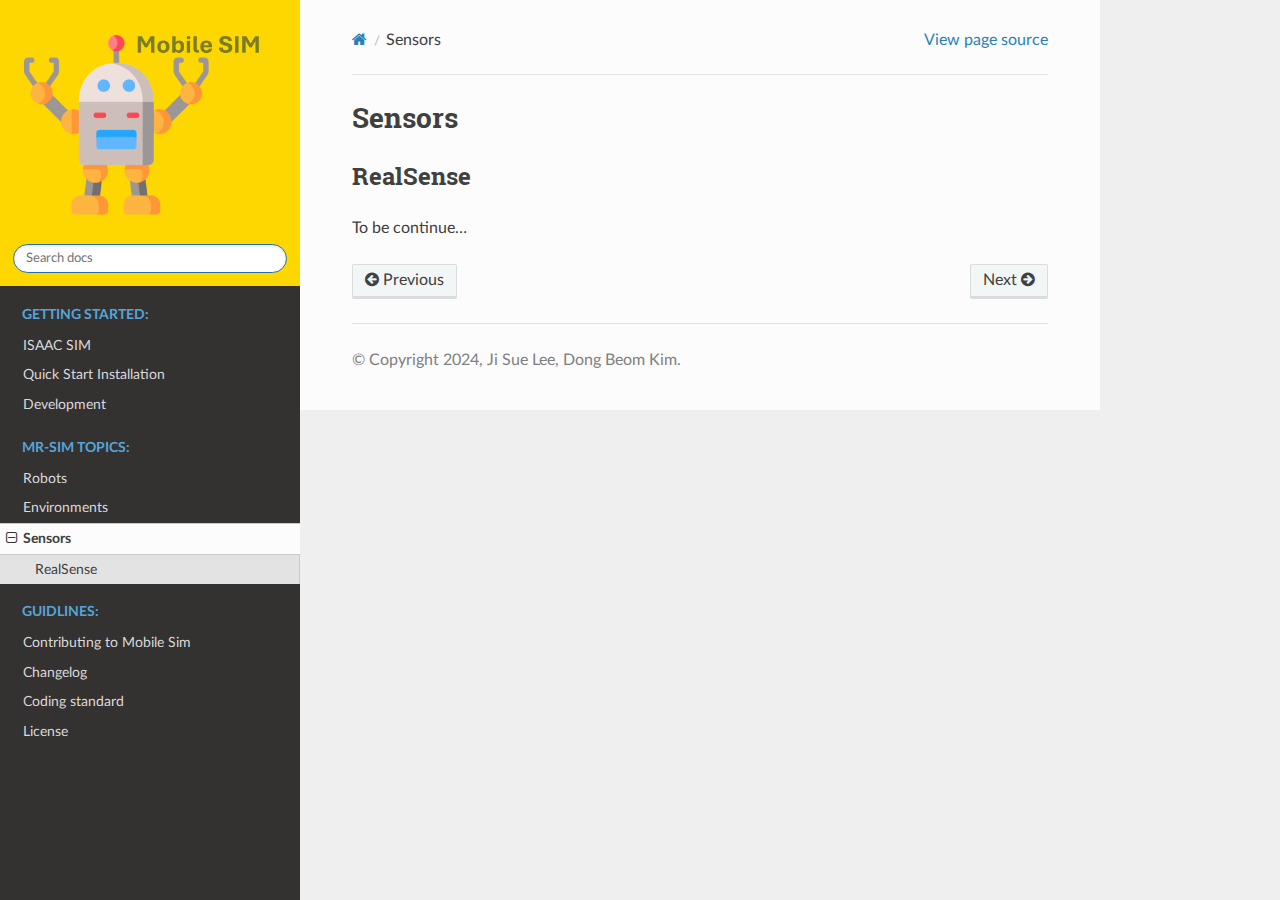
<file: source/topics/sensors.html>
<!DOCTYPE html>
<html class="writer-html5" lang="en" data-content_root="../../">
<head>
  <meta charset="utf-8" /><meta name="viewport" content="width=device-width, initial-scale=1" />

  <meta name="viewport" content="width=device-width, initial-scale=1.0" />
  <title>Sensors &mdash; MobileSimulator 1.0.0 documentation</title>
      <link rel="stylesheet" type="text/css" href="../../_static/pygments.css?v=80d5e7a1" />
      <link rel="stylesheet" type="text/css" href="../../_static/css/theme.css?v=19f00094" />
      <link rel="stylesheet" type="text/css" href="../../_static/tabs.css?v=a5c4661c" />
      <link rel="stylesheet" type="text/css" href="../../_static/css/custom.css?v=de2ec810" />

  
  <!--[if lt IE 9]>
    <script src="../../_static/js/html5shiv.min.js"></script>
  <![endif]-->
  
        <script src="../../_static/jquery.js?v=5d32c60e"></script>
        <script src="../../_static/_sphinx_javascript_frameworks_compat.js?v=2cd50e6c"></script>
        <script src="../../_static/documentation_options.js?v=8d563738"></script>
        <script src="../../_static/doctools.js?v=9a2dae69"></script>
        <script src="../../_static/sphinx_highlight.js?v=dc90522c"></script>
        <script src="../../_static/js/custom.js?v=181f5e71"></script>
    <script src="../../_static/js/theme.js"></script>
    <link rel="index" title="Index" href="../../genindex.html" />
    <link rel="search" title="Search" href="../../search.html" />
    <link rel="next" title="Contributing to Mobile Sim" href="../references/contributing.html" />
    <link rel="prev" title="Environments" href="environments.html" /> 
</head>

<body class="wy-body-for-nav"> 
  <div class="wy-grid-for-nav">
    <nav data-toggle="wy-nav-shift" class="wy-nav-side">
      <div class="wy-side-scroll">
        <div class="wy-side-nav-search"  style="background: #FFD700" >

          
          
          <a href="../../index.html">
            
              <img src="../../_static/robot.png" class="logo" alt="Logo"/>
          </a>
<div role="search">
  <form id="rtd-search-form" class="wy-form" action="../../search.html" method="get">
    <input type="text" name="q" placeholder="Search docs" aria-label="Search docs" />
    <input type="hidden" name="check_keywords" value="yes" />
    <input type="hidden" name="area" value="default" />
  </form>
</div>
        </div><div class="wy-menu wy-menu-vertical" data-spy="affix" role="navigation" aria-label="Navigation menu">
              <p class="caption" role="heading"><span class="caption-text">Getting Started:</span></p>
<ul>
<li class="toctree-l1"><a class="reference internal" href="../setup/introduction.html">ISAAC SIM</a></li>
<li class="toctree-l1"><a class="reference internal" href="../setup/installation.html">Quick Start Installation</a></li>
<li class="toctree-l1"><a class="reference internal" href="../setup/developer.html">Development</a></li>
</ul>
<p class="caption" role="heading"><span class="caption-text">MR-Sim TOPICS:</span></p>
<ul class="current">
<li class="toctree-l1"><a class="reference internal" href="robots.html">Robots</a></li>
<li class="toctree-l1"><a class="reference internal" href="environments.html">Environments</a></li>
<li class="toctree-l1 current"><a class="current reference internal" href="#">Sensors</a><ul>
<li class="toctree-l2"><a class="reference internal" href="#realsense">RealSense</a></li>
</ul>
</li>
</ul>
<p class="caption" role="heading"><span class="caption-text">Guidlines:</span></p>
<ul>
<li class="toctree-l1"><a class="reference internal" href="../references/contributing.html">Contributing to Mobile Sim</a></li>
<li class="toctree-l1"><a class="reference internal" href="../references/changelog.html">Changelog</a></li>
<li class="toctree-l1"><a class="reference internal" href="../references/standard.html">Coding standard</a></li>
<li class="toctree-l1"><a class="reference internal" href="../references/license.html">License</a></li>
</ul>

        </div>
      </div>
    </nav>

    <section data-toggle="wy-nav-shift" class="wy-nav-content-wrap"><nav class="wy-nav-top" aria-label="Mobile navigation menu"  style="background: #FFD700" >
          <i data-toggle="wy-nav-top" class="fa fa-bars"></i>
          <a href="../../index.html">MobileSimulator</a>
      </nav>

      <div class="wy-nav-content">
        <div class="rst-content">
          <div role="navigation" aria-label="Page navigation">
  <ul class="wy-breadcrumbs">
      <li><a href="../../index.html" class="icon icon-home" aria-label="Home"></a></li>
      <li class="breadcrumb-item active">Sensors</li>
      <li class="wy-breadcrumbs-aside">
            <a href="../../_sources/source/topics/sensors.rst.txt" rel="nofollow"> View page source</a>
      </li>
  </ul>
  <hr/>
</div>
          <div role="main" class="document" itemscope="itemscope" itemtype="http://schema.org/Article">
           <div itemprop="articleBody">
             
  <section id="sensors">
<span id="id1"></span><h1>Sensors<a class="headerlink" href="#sensors" title="Link to this heading"></a></h1>
<section id="realsense">
<h2>RealSense<a class="headerlink" href="#realsense" title="Link to this heading"></a></h2>
<p>To be continue…</p>
</section>
</section>


           </div>
          </div>
          <footer><div class="rst-footer-buttons" role="navigation" aria-label="Footer">
        <a href="environments.html" class="btn btn-neutral float-left" title="Environments" accesskey="p" rel="prev"><span class="fa fa-arrow-circle-left" aria-hidden="true"></span> Previous</a>
        <a href="../references/contributing.html" class="btn btn-neutral float-right" title="Contributing to Mobile Sim" accesskey="n" rel="next">Next <span class="fa fa-arrow-circle-right" aria-hidden="true"></span></a>
    </div>

  <hr/>

  <div role="contentinfo">
    <p>&#169; Copyright 2024, Ji Sue Lee, Dong Beom Kim.</p>
  </div>

   

</footer>
        </div>
      </div>
    </section>
  </div>
  <script>
      jQuery(function () {
          SphinxRtdTheme.Navigation.enable(true);
      });
  </script> 

</body>
</html>
</file>
<file: _static/pygments.css>
pre { line-height: 125%; }
td.linenos .normal { color: inherit; background-color: transparent; padding-left: 5px; padding-right: 5px; }
span.linenos { color: inherit; background-color: transparent; padding-left: 5px; padding-right: 5px; }
td.linenos .special { color: #000000; background-color: #ffffc0; padding-left: 5px; padding-right: 5px; }
span.linenos.special { color: #000000; background-color: #ffffc0; padding-left: 5px; padding-right: 5px; }
.highlight .hll { background-color: #ffffcc }
.highlight { background: #f8f8f8; }
.highlight .c { color: #3D7B7B; font-style: italic } /* Comment */
.highlight .err { border: 1px solid #FF0000 } /* Error */
.highlight .k { color: #008000; font-weight: bold } /* Keyword */
.highlight .o { color: #666666 } /* Operator */
.highlight .ch { color: #3D7B7B; font-style: italic } /* Comment.Hashbang */
.highlight .cm { color: #3D7B7B; font-style: italic } /* Comment.Multiline */
.highlight .cp { color: #9C6500 } /* Comment.Preproc */
.highlight .cpf { color: #3D7B7B; font-style: italic } /* Comment.PreprocFile */
.highlight .c1 { color: #3D7B7B; font-style: italic } /* Comment.Single */
.highlight .cs { color: #3D7B7B; font-style: italic } /* Comment.Special */
.highlight .gd { color: #A00000 } /* Generic.Deleted */
.highlight .ge { font-style: italic } /* Generic.Emph */
.highlight .ges { font-weight: bold; font-style: italic } /* Generic.EmphStrong */
.highlight .gr { color: #E40000 } /* Generic.Error */
.highlight .gh { color: #000080; font-weight: bold } /* Generic.Heading */
.highlight .gi { color: #008400 } /* Generic.Inserted */
.highlight .go { color: #717171 } /* Generic.Output */
.highlight .gp { color: #000080; font-weight: bold } /* Generic.Prompt */
.highlight .gs { font-weight: bold } /* Generic.Strong */
.highlight .gu { color: #800080; font-weight: bold } /* Generic.Subheading */
.highlight .gt { color: #0044DD } /* Generic.Traceback */
.highlight .kc { color: #008000; font-weight: bold } /* Keyword.Constant */
.highlight .kd { color: #008000; font-weight: bold } /* Keyword.Declaration */
.highlight .kn { color: #008000; font-weight: bold } /* Keyword.Namespace */
.highlight .kp { color: #008000 } /* Keyword.Pseudo */
.highlight .kr { color: #008000; font-weight: bold } /* Keyword.Reserved */
.highlight .kt { color: #B00040 } /* Keyword.Type */
.highlight .m { color: #666666 } /* Literal.Number */
.highlight .s { color: #BA2121 } /* Literal.String */
.highlight .na { color: #687822 } /* Name.Attribute */
.highlight .nb { color: #008000 } /* Name.Builtin */
.highlight .nc { color: #0000FF; font-weight: bold } /* Name.Class */
.highlight .no { color: #880000 } /* Name.Constant */
.highlight .nd { color: #AA22FF } /* Name.Decorator */
.highlight .ni { color: #717171; font-weight: bold } /* Name.Entity */
.highlight .ne { color: #CB3F38; font-weight: bold } /* Name.Exception */
.highlight .nf { color: #0000FF } /* Name.Function */
.highlight .nl { color: #767600 } /* Name.Label */
.highlight .nn { color: #0000FF; font-weight: bold } /* Name.Namespace */
.highlight .nt { color: #008000; font-weight: bold } /* Name.Tag */
.highlight .nv { color: #19177C } /* Name.Variable */
.highlight .ow { color: #AA22FF; font-weight: bold } /* Operator.Word */
.highlight .w { color: #bbbbbb } /* Text.Whitespace */
.highlight .mb { color: #666666 } /* Literal.Number.Bin */
.highlight .mf { color: #666666 } /* Literal.Number.Float */
.highlight .mh { color: #666666 } /* Literal.Number.Hex */
.highlight .mi { color: #666666 } /* Literal.Number.Integer */
.highlight .mo { color: #666666 } /* Literal.Number.Oct */
.highlight .sa { color: #BA2121 } /* Literal.String.Affix */
.highlight .sb { color: #BA2121 } /* Literal.String.Backtick */
.highlight .sc { color: #BA2121 } /* Literal.String.Char */
.highlight .dl { color: #BA2121 } /* Literal.String.Delimiter */
.highlight .sd { color: #BA2121; font-style: italic } /* Literal.String.Doc */
.highlight .s2 { color: #BA2121 } /* Literal.String.Double */
.highlight .se { color: #AA5D1F; font-weight: bold } /* Literal.String.Escape */
.highlight .sh { color: #BA2121 } /* Literal.String.Heredoc */
.highlight .si { color: #A45A77; font-weight: bold } /* Literal.String.Interpol */
.highlight .sx { color: #008000 } /* Literal.String.Other */
.highlight .sr { color: #A45A77 } /* Literal.String.Regex */
.highlight .s1 { color: #BA2121 } /* Literal.String.Single */
.highlight .ss { color: #19177C } /* Literal.String.Symbol */
.highlight .bp { color: #008000 } /* Name.Builtin.Pseudo */
.highlight .fm { color: #0000FF } /* Name.Function.Magic */
.highlight .vc { color: #19177C } /* Name.Variable.Class */
.highlight .vg { color: #19177C } /* Name.Variable.Global */
.highlight .vi { color: #19177C } /* Name.Variable.Instance */
.highlight .vm { color: #19177C } /* Name.Variable.Magic */
.highlight .il { color: #666666 } /* Literal.Number.Integer.Long */
</file>
<file: _static/css/theme.css>
html{box-sizing:border-box}*,:after,:before{box-sizing:inherit}article,aside,details,figcaption,figure,footer,header,hgroup,nav,section{display:block}audio,canvas,video{display:inline-block;*display:inline;*zoom:1}[hidden],audio:not([controls]){display:none}*{-webkit-box-sizing:border-box;-moz-box-sizing:border-box;box-sizing:border-box}html{font-size:100%;-webkit-text-size-adjust:100%;-ms-text-size-adjust:100%}body{margin:0}a:active,a:hover{outline:0}abbr[title]{border-bottom:1px dotted}b,strong{font-weight:700}blockquote{margin:0}dfn{font-style:italic}ins{background:#ff9;text-decoration:none}ins,mark{color:#000}mark{background:#ff0;font-style:italic;font-weight:700}.rst-content code,.rst-content tt,code,kbd,pre,samp{font-family:monospace,serif;_font-family:courier new,monospace;font-size:1em}pre{white-space:pre}q{quotes:none}q:after,q:before{content:"";content:none}small{font-size:85%}sub,sup{font-size:75%;line-height:0;position:relative;vertical-align:baseline}sup{top:-.5em}sub{bottom:-.25em}dl,ol,ul{margin:0;padding:0;list-style:none;list-style-image:none}li{list-style:none}dd{margin:0}img{border:0;-ms-interpolation-mode:bicubic;vertical-align:middle;max-width:100%}svg:not(:root){overflow:hidden}figure,form{margin:0}label{cursor:pointer}button,input,select,textarea{font-size:100%;margin:0;vertical-align:baseline;*vertical-align:middle}button,input{line-height:normal}button,input[type=button],input[type=reset],input[type=submit]{cursor:pointer;-webkit-appearance:button;*overflow:visible}button[disabled],input[disabled]{cursor:default}input[type=search]{-webkit-appearance:textfield;-moz-box-sizing:content-box;-webkit-box-sizing:content-box;box-sizing:content-box}textarea{resize:vertical}table{border-collapse:collapse;border-spacing:0}td{vertical-align:top}.chromeframe{margin:.2em 0;background:#ccc;color:#000;padding:.2em 0}.ir{display:block;border:0;text-indent:-999em;overflow:hidden;background-color:transparent;background-repeat:no-repeat;text-align:left;direction:ltr;*line-height:0}.ir br{display:none}.hidden{display:none!important;visibility:hidden}.visuallyhidden{border:0;clip:rect(0 0 0 0);height:1px;margin:-1px;overflow:hidden;padding:0;position:absolute;width:1px}.visuallyhidden.focusable:active,.visuallyhidden.focusable:focus{clip:auto;height:auto;margin:0;overflow:visible;position:static;width:auto}.invisible{visibility:hidden}.relative{position:relative}big,small{font-size:100%}@media print{body,html,section{background:none!important}*{box-shadow:none!important;text-shadow:none!important;filter:none!important;-ms-filter:none!important}a,a:visited{text-decoration:underline}.ir a:after,a[href^="#"]:after,a[href^="javascript:"]:after{content:""}blockquote,pre{page-break-inside:avoid}thead{display:table-header-group}img,tr{page-break-inside:avoid}img{max-width:100%!important}@page{margin:.5cm}.rst-content .toctree-wrapper>p.caption,h2,h3,p{orphans:3;widows:3}.rst-content .toctree-wrapper>p.caption,h2,h3{page-break-after:avoid}}.btn,.fa:before,.icon:before,.rst-content .admonition,.rst-content .admonition-title:before,.rst-content .admonition-todo,.rst-content .attention,.rst-content .caution,.rst-content .code-block-caption .headerlink:before,.rst-content .danger,.rst-content .eqno .headerlink:before,.rst-content .error,.rst-content .hint,.rst-content .important,.rst-content .note,.rst-content .seealso,.rst-content .tip,.rst-content .warning,.rst-content code.download span:first-child:before,.rst-content dl dt .headerlink:before,.rst-content h1 .headerlink:before,.rst-content h2 .headerlink:before,.rst-content h3 .headerlink:before,.rst-content h4 .headerlink:before,.rst-content h5 .headerlink:before,.rst-content h6 .headerlink:before,.rst-content p.caption .headerlink:before,.rst-content p .headerlink:before,.rst-content table>caption .headerlink:before,.rst-content tt.download span:first-child:before,.wy-alert,.wy-dropdown .caret:before,.wy-inline-validate.wy-inline-validate-danger .wy-input-context:before,.wy-inline-validate.wy-inline-validate-info .wy-input-context:before,.wy-inline-validate.wy-inline-validate-success .wy-input-context:before,.wy-inline-validate.wy-inline-validate-warning .wy-input-context:before,.wy-menu-vertical li.current>a button.toctree-expand:before,.wy-menu-vertical li.on a button.toctree-expand:before,.wy-menu-vertical li button.toctree-expand:before,input[type=color],input[type=date],input[type=datetime-local],input[type=datetime],input[type=email],input[type=month],input[type=number],input[type=password],input[type=search],input[type=tel],input[type=text],input[type=time],input[type=url],input[type=week],select,textarea{-webkit-font-smoothing:antialiased}.clearfix{*zoom:1}.clearfix:after,.clearfix:before{display:table;content:""}.clearfix:after{clear:both}/*!
 *  Font Awesome 4.7.0 by @davegandy - http://fontawesome.io - @fontawesome
 *  License - http://fontawesome.io/license (Font: SIL OFL 1.1, CSS: MIT License)
 */@font-face{font-family:FontAwesome;src:url(fonts/fontawesome-webfont.eot?674f50d287a8c48dc19ba404d20fe713);src:url(fonts/fontawesome-webfont.eot?674f50d287a8c48dc19ba404d20fe713?#iefix&v=4.7.0) format("embedded-opentype"),url(fonts/fontawesome-webfont.woff2?af7ae505a9eed503f8b8e6982036873e) format("woff2"),url(fonts/fontawesome-webfont.woff?fee66e712a8a08eef5805a46892932ad) format("woff"),url(fonts/fontawesome-webfont.ttf?b06871f281fee6b241d60582ae9369b9) format("truetype"),url(fonts/fontawesome-webfont.svg?912ec66d7572ff821749319396470bde#fontawesomeregular) format("svg");font-weight:400;font-style:normal}.fa,.icon,.rst-content .admonition-title,.rst-content .code-block-caption .headerlink,.rst-content .eqno .headerlink,.rst-content code.download span:first-child,.rst-content dl dt .headerlink,.rst-content h1 .headerlink,.rst-content h2 .headerlink,.rst-content h3 .headerlink,.rst-content h4 .headerlink,.rst-content h5 .headerlink,.rst-content h6 .headerlink,.rst-content p.caption .headerlink,.rst-content p .headerlink,.rst-content table>caption .headerlink,.rst-content tt.download span:first-child,.wy-menu-vertical li.current>a button.toctree-expand,.wy-menu-vertical li.on a button.toctree-expand,.wy-menu-vertical li button.toctree-expand{display:inline-block;font:normal normal normal 14px/1 FontAwesome;font-size:inherit;text-rendering:auto;-webkit-font-smoothing:antialiased;-moz-osx-font-smoothing:grayscale}.fa-lg{font-size:1.33333em;line-height:.75em;vertical-align:-15%}.fa-2x{font-size:2em}.fa-3x{font-size:3em}.fa-4x{font-size:4em}.fa-5x{font-size:5em}.fa-fw{width:1.28571em;text-align:center}.fa-ul{padding-left:0;margin-left:2.14286em;list-style-type:none}.fa-ul>li{position:relative}.fa-li{position:absolute;left:-2.14286em;width:2.14286em;top:.14286em;text-align:center}.fa-li.fa-lg{left:-1.85714em}.fa-border{padding:.2em .25em .15em;border:.08em solid #eee;border-radius:.1em}.fa-pull-left{float:left}.fa-pull-right{float:right}.fa-pull-left.icon,.fa.fa-pull-left,.rst-content .code-block-caption .fa-pull-left.headerlink,.rst-content .eqno .fa-pull-left.headerlink,.rst-content .fa-pull-left.admonition-title,.rst-content code.download span.fa-pull-left:first-child,.rst-content dl dt .fa-pull-left.headerlink,.rst-content h1 .fa-pull-left.headerlink,.rst-content h2 .fa-pull-left.headerlink,.rst-content h3 .fa-pull-left.headerlink,.rst-content h4 .fa-pull-left.headerlink,.rst-content h5 .fa-pull-left.headerlink,.rst-content h6 .fa-pull-left.headerlink,.rst-content p .fa-pull-left.headerlink,.rst-content table>caption .fa-pull-left.headerlink,.rst-content tt.download span.fa-pull-left:first-child,.wy-menu-vertical li.current>a button.fa-pull-left.toctree-expand,.wy-menu-vertical li.on a button.fa-pull-left.toctree-expand,.wy-menu-vertical li button.fa-pull-left.toctree-expand{margin-right:.3em}.fa-pull-right.icon,.fa.fa-pull-right,.rst-content .code-block-caption .fa-pull-right.headerlink,.rst-content .eqno .fa-pull-right.headerlink,.rst-content .fa-pull-right.admonition-title,.rst-content code.download span.fa-pull-right:first-child,.rst-content dl dt .fa-pull-right.headerlink,.rst-content h1 .fa-pull-right.headerlink,.rst-content h2 .fa-pull-right.headerlink,.rst-content h3 .fa-pull-right.headerlink,.rst-content h4 .fa-pull-right.headerlink,.rst-content h5 .fa-pull-right.headerlink,.rst-content h6 .fa-pull-right.headerlink,.rst-content p .fa-pull-right.headerlink,.rst-content table>caption .fa-pull-right.headerlink,.rst-content tt.download span.fa-pull-right:first-child,.wy-menu-vertical li.current>a button.fa-pull-right.toctree-expand,.wy-menu-vertical li.on a button.fa-pull-right.toctree-expand,.wy-menu-vertical li button.fa-pull-right.toctree-expand{margin-left:.3em}.pull-right{float:right}.pull-left{float:left}.fa.pull-left,.pull-left.icon,.rst-content .code-block-caption .pull-left.headerlink,.rst-content .eqno .pull-left.headerlink,.rst-content .pull-left.admonition-title,.rst-content code.download span.pull-left:first-child,.rst-content dl dt .pull-left.headerlink,.rst-content h1 .pull-left.headerlink,.rst-content h2 .pull-left.headerlink,.rst-content h3 .pull-left.headerlink,.rst-content h4 .pull-left.headerlink,.rst-content h5 .pull-left.headerlink,.rst-content h6 .pull-left.headerlink,.rst-content p .pull-left.headerlink,.rst-content table>caption .pull-left.headerlink,.rst-content tt.download span.pull-left:first-child,.wy-menu-vertical li.current>a button.pull-left.toctree-expand,.wy-menu-vertical li.on a button.pull-left.toctree-expand,.wy-menu-vertical li button.pull-left.toctree-expand{margin-right:.3em}.fa.pull-right,.pull-right.icon,.rst-content .code-block-caption .pull-right.headerlink,.rst-content .eqno .pull-right.headerlink,.rst-content .pull-right.admonition-title,.rst-content code.download span.pull-right:first-child,.rst-content dl dt .pull-right.headerlink,.rst-content h1 .pull-right.headerlink,.rst-content h2 .pull-right.headerlink,.rst-content h3 .pull-right.headerlink,.rst-content h4 .pull-right.headerlink,.rst-content h5 .pull-right.headerlink,.rst-content h6 .pull-right.headerlink,.rst-content p .pull-right.headerlink,.rst-content table>caption .pull-right.headerlink,.rst-content tt.download span.pull-right:first-child,.wy-menu-vertical li.current>a button.pull-right.toctree-expand,.wy-menu-vertical li.on a button.pull-right.toctree-expand,.wy-menu-vertical li button.pull-right.toctree-expand{margin-left:.3em}.fa-spin{-webkit-animation:fa-spin 2s linear infinite;animation:fa-spin 2s linear infinite}.fa-pulse{-webkit-animation:fa-spin 1s steps(8) infinite;animation:fa-spin 1s steps(8) infinite}@-webkit-keyframes fa-spin{0%{-webkit-transform:rotate(0deg);transform:rotate(0deg)}to{-webkit-transform:rotate(359deg);transform:rotate(359deg)}}@keyframes fa-spin{0%{-webkit-transform:rotate(0deg);transform:rotate(0deg)}to{-webkit-transform:rotate(359deg);transform:rotate(359deg)}}.fa-rotate-90{-ms-filter:"progid:DXImageTransform.Microsoft.BasicImage(rotation=1)";-webkit-transform:rotate(90deg);-ms-transform:rotate(90deg);transform:rotate(90deg)}.fa-rotate-180{-ms-filter:"progid:DXImageTransform.Microsoft.BasicImage(rotation=2)";-webkit-transform:rotate(180deg);-ms-transform:rotate(180deg);transform:rotate(180deg)}.fa-rotate-270{-ms-filter:"progid:DXImageTransform.Microsoft.BasicImage(rotation=3)";-webkit-transform:rotate(270deg);-ms-transform:rotate(270deg);transform:rotate(270deg)}.fa-flip-horizontal{-ms-filter:"progid:DXImageTransform.Microsoft.BasicImage(rotation=0, mirror=1)";-webkit-transform:scaleX(-1);-ms-transform:scaleX(-1);transform:scaleX(-1)}.fa-flip-vertical{-ms-filter:"progid:DXImageTransform.Microsoft.BasicImage(rotation=2, mirror=1)";-webkit-transform:scaleY(-1);-ms-transform:scaleY(-1);transform:scaleY(-1)}:root .fa-flip-horizontal,:root .fa-flip-vertical,:root .fa-rotate-90,:root .fa-rotate-180,:root .fa-rotate-270{filter:none}.fa-stack{position:relative;display:inline-block;width:2em;height:2em;line-height:2em;vertical-align:middle}.fa-stack-1x,.fa-stack-2x{position:absolute;left:0;width:100%;text-align:center}.fa-stack-1x{line-height:inherit}.fa-stack-2x{font-size:2em}.fa-inverse{color:#fff}.fa-glass:before{content:""}.fa-music:before{content:""}.fa-search:before,.icon-search:before{content:""}.fa-envelope-o:before{content:""}.fa-heart:before{content:""}.fa-star:before{content:""}.fa-star-o:before{content:""}.fa-user:before{content:""}.fa-film:before{content:""}.fa-th-large:before{content:""}.fa-th:before{content:""}.fa-th-list:before{content:""}.fa-check:before{content:""}.fa-close:before,.fa-remove:before,.fa-times:before{content:""}.fa-search-plus:before{content:""}.fa-search-minus:before{content:""}.fa-power-off:before{content:""}.fa-signal:before{content:""}.fa-cog:before,.fa-gear:before{content:""}.fa-trash-o:before{content:""}.fa-home:before,.icon-home:before{content:""}.fa-file-o:before{content:""}.fa-clock-o:before{content:""}.fa-road:before{content:""}.fa-download:before,.rst-content code.download span:first-child:before,.rst-content tt.download span:first-child:before{content:""}.fa-arrow-circle-o-down:before{content:""}.fa-arrow-circle-o-up:before{content:""}.fa-inbox:before{content:""}.fa-play-circle-o:before{content:""}.fa-repeat:before,.fa-rotate-right:before{content:""}.fa-refresh:before{content:""}.fa-list-alt:before{content:""}.fa-lock:before{content:""}.fa-flag:before{content:""}.fa-headphones:before{content:""}.fa-volume-off:before{content:""}.fa-volume-down:before{content:""}.fa-volume-up:before{content:""}.fa-qrcode:before{content:""}.fa-barcode:before{content:""}.fa-tag:before{content:""}.fa-tags:before{content:""}.fa-book:before,.icon-book:before{content:""}.fa-bookmark:before{content:""}.fa-print:before{content:""}.fa-camera:before{content:""}.fa-font:before{content:""}.fa-bold:before{content:""}.fa-italic:before{content:""}.fa-text-height:before{content:""}.fa-text-width:before{content:""}.fa-align-left:before{content:""}.fa-align-center:before{content:""}.fa-align-right:before{content:""}.fa-align-justify:before{content:""}.fa-list:before{content:""}.fa-dedent:before,.fa-outdent:before{content:""}.fa-indent:before{content:""}.fa-video-camera:before{content:""}.fa-image:before,.fa-photo:before,.fa-picture-o:before{content:""}.fa-pencil:before{content:""}.fa-map-marker:before{content:""}.fa-adjust:before{content:""}.fa-tint:before{content:""}.fa-edit:before,.fa-pencil-square-o:before{content:""}.fa-share-square-o:before{content:""}.fa-check-square-o:before{content:""}.fa-arrows:before{content:""}.fa-step-backward:before{content:""}.fa-fast-backward:before{content:""}.fa-backward:before{content:""}.fa-play:before{content:""}.fa-pause:before{content:""}.fa-stop:before{content:""}.fa-forward:before{content:""}.fa-fast-forward:before{content:""}.fa-step-forward:before{content:""}.fa-eject:before{content:""}.fa-chevron-left:before{content:""}.fa-chevron-right:before{content:""}.fa-plus-circle:before{content:""}.fa-minus-circle:before{content:""}.fa-times-circle:before,.wy-inline-validate.wy-inline-validate-danger .wy-input-context:before{content:""}.fa-check-circle:before,.wy-inline-validate.wy-inline-validate-success .wy-input-context:before{content:""}.fa-question-circle:before{content:""}.fa-info-circle:before{content:""}.fa-crosshairs:before{content:""}.fa-times-circle-o:before{content:""}.fa-check-circle-o:before{content:""}.fa-ban:before{content:""}.fa-arrow-left:before{content:""}.fa-arrow-right:before{content:""}.fa-arrow-up:before{content:""}.fa-arrow-down:before{content:""}.fa-mail-forward:before,.fa-share:before{content:""}.fa-expand:before{content:""}.fa-compress:before{content:""}.fa-plus:before{content:""}.fa-minus:before{content:""}.fa-asterisk:before{content:""}.fa-exclamation-circle:before,.rst-content .admonition-title:before,.wy-inline-validate.wy-inline-validate-info .wy-input-context:before,.wy-inline-validate.wy-inline-validate-warning .wy-input-context:before{content:""}.fa-gift:before{content:""}.fa-leaf:before{content:""}.fa-fire:before,.icon-fire:before{content:""}.fa-eye:before{content:""}.fa-eye-slash:before{content:""}.fa-exclamation-triangle:before,.fa-warning:before{content:""}.fa-plane:before{content:""}.fa-calendar:before{content:""}.fa-random:before{content:""}.fa-comment:before{content:""}.fa-magnet:before{content:""}.fa-chevron-up:before{content:""}.fa-chevron-down:before{content:""}.fa-retweet:before{content:""}.fa-shopping-cart:before{content:""}.fa-folder:before{content:""}.fa-folder-open:before{content:""}.fa-arrows-v:before{content:""}.fa-arrows-h:before{content:""}.fa-bar-chart-o:before,.fa-bar-chart:before{content:""}.fa-twitter-square:before{content:""}.fa-facebook-square:before{content:""}.fa-camera-retro:before{content:""}.fa-key:before{content:""}.fa-cogs:before,.fa-gears:before{content:""}.fa-comments:before{content:""}.fa-thumbs-o-up:before{content:""}.fa-thumbs-o-down:before{content:""}.fa-star-half:before{content:""}.fa-heart-o:before{content:""}.fa-sign-out:before{content:""}.fa-linkedin-square:before{content:""}.fa-thumb-tack:before{content:""}.fa-external-link:before{content:""}.fa-sign-in:before{content:""}.fa-trophy:before{content:""}.fa-github-square:before{content:""}.fa-upload:before{content:""}.fa-lemon-o:before{content:""}.fa-phone:before{content:""}.fa-square-o:before{content:""}.fa-bookmark-o:before{content:""}.fa-phone-square:before{content:""}.fa-twitter:before{content:""}.fa-facebook-f:before,.fa-facebook:before{content:""}.fa-github:before,.icon-github:before{content:""}.fa-unlock:before{content:""}.fa-credit-card:before{content:""}.fa-feed:before,.fa-rss:before{content:""}.fa-hdd-o:before{content:""}.fa-bullhorn:before{content:""}.fa-bell:before{content:""}.fa-certificate:before{content:""}.fa-hand-o-right:before{content:""}.fa-hand-o-left:before{content:""}.fa-hand-o-up:before{content:""}.fa-hand-o-down:before{content:""}.fa-arrow-circle-left:before,.icon-circle-arrow-left:before{content:""}.fa-arrow-circle-right:before,.icon-circle-arrow-right:before{content:""}.fa-arrow-circle-up:before{content:""}.fa-arrow-circle-down:before{content:""}.fa-globe:before{content:""}.fa-wrench:before{content:""}.fa-tasks:before{content:""}.fa-filter:before{content:""}.fa-briefcase:before{content:""}.fa-arrows-alt:before{content:""}.fa-group:before,.fa-users:before{content:""}.fa-chain:before,.fa-link:before,.icon-link:before{content:""}.fa-cloud:before{content:""}.fa-flask:before{content:""}.fa-cut:before,.fa-scissors:before{content:""}.fa-copy:before,.fa-files-o:before{content:""}.fa-paperclip:before{content:""}.fa-floppy-o:before,.fa-save:before{content:""}.fa-square:before{content:""}.fa-bars:before,.fa-navicon:before,.fa-reorder:before{content:""}.fa-list-ul:before{content:""}.fa-list-ol:before{content:""}.fa-strikethrough:before{content:""}.fa-underline:before{content:""}.fa-table:before{content:""}.fa-magic:before{content:""}.fa-truck:before{content:""}.fa-pinterest:before{content:""}.fa-pinterest-square:before{content:""}.fa-google-plus-square:before{content:""}.fa-google-plus:before{content:""}.fa-money:before{content:""}.fa-caret-down:before,.icon-caret-down:before,.wy-dropdown .caret:before{content:""}.fa-caret-up:before{content:""}.fa-caret-left:before{content:""}.fa-caret-right:before{content:""}.fa-columns:before{content:""}.fa-sort:before,.fa-unsorted:before{content:""}.fa-sort-desc:before,.fa-sort-down:before{content:""}.fa-sort-asc:before,.fa-sort-up:before{content:""}.fa-envelope:before{content:""}.fa-linkedin:before{content:""}.fa-rotate-left:before,.fa-undo:before{content:""}.fa-gavel:before,.fa-legal:before{content:""}.fa-dashboard:before,.fa-tachometer:before{content:""}.fa-comment-o:before{content:""}.fa-comments-o:before{content:""}.fa-bolt:before,.fa-flash:before{content:""}.fa-sitemap:before{content:""}.fa-umbrella:before{content:""}.fa-clipboard:before,.fa-paste:before{content:""}.fa-lightbulb-o:before{content:""}.fa-exchange:before{content:""}.fa-cloud-download:before{content:""}.fa-cloud-upload:before{content:""}.fa-user-md:before{content:""}.fa-stethoscope:before{content:""}.fa-suitcase:before{content:""}.fa-bell-o:before{content:""}.fa-coffee:before{content:""}.fa-cutlery:before{content:""}.fa-file-text-o:before{content:""}.fa-building-o:before{content:""}.fa-hospital-o:before{content:""}.fa-ambulance:before{content:""}.fa-medkit:before{content:""}.fa-fighter-jet:before{content:""}.fa-beer:before{content:""}.fa-h-square:before{content:""}.fa-plus-square:before{content:""}.fa-angle-double-left:before{content:""}.fa-angle-double-right:before{content:""}.fa-angle-double-up:before{content:""}.fa-angle-double-down:before{content:""}.fa-angle-left:before{content:""}.fa-angle-right:before{content:""}.fa-angle-up:before{content:""}.fa-angle-down:before{content:""}.fa-desktop:before{content:""}.fa-laptop:before{content:""}.fa-tablet:before{content:""}.fa-mobile-phone:before,.fa-mobile:before{content:""}.fa-circle-o:before{content:""}.fa-quote-left:before{content:""}.fa-quote-right:before{content:""}.fa-spinner:before{content:""}.fa-circle:before{content:""}.fa-mail-reply:before,.fa-reply:before{content:""}.fa-github-alt:before{content:""}.fa-folder-o:before{content:""}.fa-folder-open-o:before{content:""}.fa-smile-o:before{content:""}.fa-frown-o:before{content:""}.fa-meh-o:before{content:""}.fa-gamepad:before{content:""}.fa-keyboard-o:before{content:""}.fa-flag-o:before{content:""}.fa-flag-checkered:before{content:""}.fa-terminal:before{content:""}.fa-code:before{content:""}.fa-mail-reply-all:before,.fa-reply-all:before{content:""}.fa-star-half-empty:before,.fa-star-half-full:before,.fa-star-half-o:before{content:""}.fa-location-arrow:before{content:""}.fa-crop:before{content:""}.fa-code-fork:before{content:""}.fa-chain-broken:before,.fa-unlink:before{content:""}.fa-question:before{content:""}.fa-info:before{content:""}.fa-exclamation:before{content:""}.fa-superscript:before{content:""}.fa-subscript:before{content:""}.fa-eraser:before{content:""}.fa-puzzle-piece:before{content:""}.fa-microphone:before{content:""}.fa-microphone-slash:before{content:""}.fa-shield:before{content:""}.fa-calendar-o:before{content:""}.fa-fire-extinguisher:before{content:""}.fa-rocket:before{content:""}.fa-maxcdn:before{content:""}.fa-chevron-circle-left:before{content:""}.fa-chevron-circle-right:before{content:""}.fa-chevron-circle-up:before{content:""}.fa-chevron-circle-down:before{content:""}.fa-html5:before{content:""}.fa-css3:before{content:""}.fa-anchor:before{content:""}.fa-unlock-alt:before{content:""}.fa-bullseye:before{content:""}.fa-ellipsis-h:before{content:""}.fa-ellipsis-v:before{content:""}.fa-rss-square:before{content:""}.fa-play-circle:before{content:""}.fa-ticket:before{content:""}.fa-minus-square:before{content:""}.fa-minus-square-o:before,.wy-menu-vertical li.current>a button.toctree-expand:before,.wy-menu-vertical li.on a button.toctree-expand:before{content:""}.fa-level-up:before{content:""}.fa-level-down:before{content:""}.fa-check-square:before{content:""}.fa-pencil-square:before{content:""}.fa-external-link-square:before{content:""}.fa-share-square:before{content:""}.fa-compass:before{content:""}.fa-caret-square-o-down:before,.fa-toggle-down:before{content:""}.fa-caret-square-o-up:before,.fa-toggle-up:before{content:""}.fa-caret-square-o-right:before,.fa-toggle-right:before{content:""}.fa-eur:before,.fa-euro:before{content:""}.fa-gbp:before{content:""}.fa-dollar:before,.fa-usd:before{content:""}.fa-inr:before,.fa-rupee:before{content:""}.fa-cny:before,.fa-jpy:before,.fa-rmb:before,.fa-yen:before{content:""}.fa-rouble:before,.fa-rub:before,.fa-ruble:before{content:""}.fa-krw:before,.fa-won:before{content:""}.fa-bitcoin:before,.fa-btc:before{content:""}.fa-file:before{content:""}.fa-file-text:before{content:""}.fa-sort-alpha-asc:before{content:""}.fa-sort-alpha-desc:before{content:""}.fa-sort-amount-asc:before{content:""}.fa-sort-amount-desc:before{content:""}.fa-sort-numeric-asc:before{content:""}.fa-sort-numeric-desc:before{content:""}.fa-thumbs-up:before{content:""}.fa-thumbs-down:before{content:""}.fa-youtube-square:before{content:""}.fa-youtube:before{content:""}.fa-xing:before{content:""}.fa-xing-square:before{content:""}.fa-youtube-play:before{content:""}.fa-dropbox:before{content:""}.fa-stack-overflow:before{content:""}.fa-instagram:before{content:""}.fa-flickr:before{content:""}.fa-adn:before{content:""}.fa-bitbucket:before,.icon-bitbucket:before{content:""}.fa-bitbucket-square:before{content:""}.fa-tumblr:before{content:""}.fa-tumblr-square:before{content:""}.fa-long-arrow-down:before{content:""}.fa-long-arrow-up:before{content:""}.fa-long-arrow-left:before{content:""}.fa-long-arrow-right:before{content:""}.fa-apple:before{content:""}.fa-windows:before{content:""}.fa-android:before{content:""}.fa-linux:before{content:""}.fa-dribbble:before{content:""}.fa-skype:before{content:""}.fa-foursquare:before{content:""}.fa-trello:before{content:""}.fa-female:before{content:""}.fa-male:before{content:""}.fa-gittip:before,.fa-gratipay:before{content:""}.fa-sun-o:before{content:""}.fa-moon-o:before{content:""}.fa-archive:before{content:""}.fa-bug:before{content:""}.fa-vk:before{content:""}.fa-weibo:before{content:""}.fa-renren:before{content:""}.fa-pagelines:before{content:""}.fa-stack-exchange:before{content:""}.fa-arrow-circle-o-right:before{content:""}.fa-arrow-circle-o-left:before{content:""}.fa-caret-square-o-left:before,.fa-toggle-left:before{content:""}.fa-dot-circle-o:before{content:""}.fa-wheelchair:before{content:""}.fa-vimeo-square:before{content:""}.fa-try:before,.fa-turkish-lira:before{content:""}.fa-plus-square-o:before,.wy-menu-vertical li button.toctree-expand:before{content:""}.fa-space-shuttle:before{content:""}.fa-slack:before{content:""}.fa-envelope-square:before{content:""}.fa-wordpress:before{content:""}.fa-openid:before{content:""}.fa-bank:before,.fa-institution:before,.fa-university:before{content:""}.fa-graduation-cap:before,.fa-mortar-board:before{content:""}.fa-yahoo:before{content:""}.fa-google:before{content:""}.fa-reddit:before{content:""}.fa-reddit-square:before{content:""}.fa-stumbleupon-circle:before{content:""}.fa-stumbleupon:before{content:""}.fa-delicious:before{content:""}.fa-digg:before{content:""}.fa-pied-piper-pp:before{content:""}.fa-pied-piper-alt:before{content:""}.fa-drupal:before{content:""}.fa-joomla:before{content:""}.fa-language:before{content:""}.fa-fax:before{content:""}.fa-building:before{content:""}.fa-child:before{content:""}.fa-paw:before{content:""}.fa-spoon:before{content:""}.fa-cube:before{content:""}.fa-cubes:before{content:""}.fa-behance:before{content:""}.fa-behance-square:before{content:""}.fa-steam:before{content:""}.fa-steam-square:before{content:""}.fa-recycle:before{content:""}.fa-automobile:before,.fa-car:before{content:""}.fa-cab:before,.fa-taxi:before{content:""}.fa-tree:before{content:""}.fa-spotify:before{content:""}.fa-deviantart:before{content:""}.fa-soundcloud:before{content:""}.fa-database:before{content:""}.fa-file-pdf-o:before{content:""}.fa-file-word-o:before{content:""}.fa-file-excel-o:before{content:""}.fa-file-powerpoint-o:before{content:""}.fa-file-image-o:before,.fa-file-photo-o:before,.fa-file-picture-o:before{content:""}.fa-file-archive-o:before,.fa-file-zip-o:before{content:""}.fa-file-audio-o:before,.fa-file-sound-o:before{content:""}.fa-file-movie-o:before,.fa-file-video-o:before{content:""}.fa-file-code-o:before{content:""}.fa-vine:before{content:""}.fa-codepen:before{content:""}.fa-jsfiddle:before{content:""}.fa-life-bouy:before,.fa-life-buoy:before,.fa-life-ring:before,.fa-life-saver:before,.fa-support:before{content:""}.fa-circle-o-notch:before{content:""}.fa-ra:before,.fa-rebel:before,.fa-resistance:before{content:""}.fa-empire:before,.fa-ge:before{content:""}.fa-git-square:before{content:""}.fa-git:before{content:""}.fa-hacker-news:before,.fa-y-combinator-square:before,.fa-yc-square:before{content:""}.fa-tencent-weibo:before{content:""}.fa-qq:before{content:""}.fa-wechat:before,.fa-weixin:before{content:""}.fa-paper-plane:before,.fa-send:before{content:""}.fa-paper-plane-o:before,.fa-send-o:before{content:""}.fa-history:before{content:""}.fa-circle-thin:before{content:""}.fa-header:before{content:""}.fa-paragraph:before{content:""}.fa-sliders:before{content:""}.fa-share-alt:before{content:""}.fa-share-alt-square:before{content:""}.fa-bomb:before{content:""}.fa-futbol-o:before,.fa-soccer-ball-o:before{content:""}.fa-tty:before{content:""}.fa-binoculars:before{content:""}.fa-plug:before{content:""}.fa-slideshare:before{content:""}.fa-twitch:before{content:""}.fa-yelp:before{content:""}.fa-newspaper-o:before{content:""}.fa-wifi:before{content:""}.fa-calculator:before{content:""}.fa-paypal:before{content:""}.fa-google-wallet:before{content:""}.fa-cc-visa:before{content:""}.fa-cc-mastercard:before{content:""}.fa-cc-discover:before{content:""}.fa-cc-amex:before{content:""}.fa-cc-paypal:before{content:""}.fa-cc-stripe:before{content:""}.fa-bell-slash:before{content:""}.fa-bell-slash-o:before{content:""}.fa-trash:before{content:""}.fa-copyright:before{content:""}.fa-at:before{content:""}.fa-eyedropper:before{content:""}.fa-paint-brush:before{content:""}.fa-birthday-cake:before{content:""}.fa-area-chart:before{content:""}.fa-pie-chart:before{content:""}.fa-line-chart:before{content:""}.fa-lastfm:before{content:""}.fa-lastfm-square:before{content:""}.fa-toggle-off:before{content:""}.fa-toggle-on:before{content:""}.fa-bicycle:before{content:""}.fa-bus:before{content:""}.fa-ioxhost:before{content:""}.fa-angellist:before{content:""}.fa-cc:before{content:""}.fa-ils:before,.fa-shekel:before,.fa-sheqel:before{content:""}.fa-meanpath:before{content:""}.fa-buysellads:before{content:""}.fa-connectdevelop:before{content:""}.fa-dashcube:before{content:""}.fa-forumbee:before{content:""}.fa-leanpub:before{content:""}.fa-sellsy:before{content:""}.fa-shirtsinbulk:before{content:""}.fa-simplybuilt:before{content:""}.fa-skyatlas:before{content:""}.fa-cart-plus:before{content:""}.fa-cart-arrow-down:before{content:""}.fa-diamond:before{content:""}.fa-ship:before{content:""}.fa-user-secret:before{content:""}.fa-motorcycle:before{content:""}.fa-street-view:before{content:""}.fa-heartbeat:before{content:""}.fa-venus:before{content:""}.fa-mars:before{content:""}.fa-mercury:before{content:""}.fa-intersex:before,.fa-transgender:before{content:""}.fa-transgender-alt:before{content:""}.fa-venus-double:before{content:""}.fa-mars-double:before{content:""}.fa-venus-mars:before{content:""}.fa-mars-stroke:before{content:""}.fa-mars-stroke-v:before{content:""}.fa-mars-stroke-h:before{content:""}.fa-neuter:before{content:""}.fa-genderless:before{content:""}.fa-facebook-official:before{content:""}.fa-pinterest-p:before{content:""}.fa-whatsapp:before{content:""}.fa-server:before{content:""}.fa-user-plus:before{content:""}.fa-user-times:before{content:""}.fa-bed:before,.fa-hotel:before{content:""}.fa-viacoin:before{content:""}.fa-train:before{content:""}.fa-subway:before{content:""}.fa-medium:before{content:""}.fa-y-combinator:before,.fa-yc:before{content:""}.fa-optin-monster:before{content:""}.fa-opencart:before{content:""}.fa-expeditedssl:before{content:""}.fa-battery-4:before,.fa-battery-full:before,.fa-battery:before{content:""}.fa-battery-3:before,.fa-battery-three-quarters:before{content:""}.fa-battery-2:before,.fa-battery-half:before{content:""}.fa-battery-1:before,.fa-battery-quarter:before{content:""}.fa-battery-0:before,.fa-battery-empty:before{content:""}.fa-mouse-pointer:before{content:""}.fa-i-cursor:before{content:""}.fa-object-group:before{content:""}.fa-object-ungroup:before{content:""}.fa-sticky-note:before{content:""}.fa-sticky-note-o:before{content:""}.fa-cc-jcb:before{content:""}.fa-cc-diners-club:before{content:""}.fa-clone:before{content:""}.fa-balance-scale:before{content:""}.fa-hourglass-o:before{content:""}.fa-hourglass-1:before,.fa-hourglass-start:before{content:""}.fa-hourglass-2:before,.fa-hourglass-half:before{content:""}.fa-hourglass-3:before,.fa-hourglass-end:before{content:""}.fa-hourglass:before{content:""}.fa-hand-grab-o:before,.fa-hand-rock-o:before{content:""}.fa-hand-paper-o:before,.fa-hand-stop-o:before{content:""}.fa-hand-scissors-o:before{content:""}.fa-hand-lizard-o:before{content:""}.fa-hand-spock-o:before{content:""}.fa-hand-pointer-o:before{content:""}.fa-hand-peace-o:before{content:""}.fa-trademark:before{content:""}.fa-registered:before{content:""}.fa-creative-commons:before{content:""}.fa-gg:before{content:""}.fa-gg-circle:before{content:""}.fa-tripadvisor:before{content:""}.fa-odnoklassniki:before{content:""}.fa-odnoklassniki-square:before{content:""}.fa-get-pocket:before{content:""}.fa-wikipedia-w:before{content:""}.fa-safari:before{content:""}.fa-chrome:before{content:""}.fa-firefox:before{content:""}.fa-opera:before{content:""}.fa-internet-explorer:before{content:""}.fa-television:before,.fa-tv:before{content:""}.fa-contao:before{content:""}.fa-500px:before{content:""}.fa-amazon:before{content:""}.fa-calendar-plus-o:before{content:""}.fa-calendar-minus-o:before{content:""}.fa-calendar-times-o:before{content:""}.fa-calendar-check-o:before{content:""}.fa-industry:before{content:""}.fa-map-pin:before{content:""}.fa-map-signs:before{content:""}.fa-map-o:before{content:""}.fa-map:before{content:""}.fa-commenting:before{content:""}.fa-commenting-o:before{content:""}.fa-houzz:before{content:""}.fa-vimeo:before{content:""}.fa-black-tie:before{content:""}.fa-fonticons:before{content:""}.fa-reddit-alien:before{content:""}.fa-edge:before{content:""}.fa-credit-card-alt:before{content:""}.fa-codiepie:before{content:""}.fa-modx:before{content:""}.fa-fort-awesome:before{content:""}.fa-usb:before{content:""}.fa-product-hunt:before{content:""}.fa-mixcloud:before{content:""}.fa-scribd:before{content:""}.fa-pause-circle:before{content:""}.fa-pause-circle-o:before{content:""}.fa-stop-circle:before{content:""}.fa-stop-circle-o:before{content:""}.fa-shopping-bag:before{content:""}.fa-shopping-basket:before{content:""}.fa-hashtag:before{content:""}.fa-bluetooth:before{content:""}.fa-bluetooth-b:before{content:""}.fa-percent:before{content:""}.fa-gitlab:before,.icon-gitlab:before{content:""}.fa-wpbeginner:before{content:""}.fa-wpforms:before{content:""}.fa-envira:before{content:""}.fa-universal-access:before{content:""}.fa-wheelchair-alt:before{content:""}.fa-question-circle-o:before{content:""}.fa-blind:before{content:""}.fa-audio-description:before{content:""}.fa-volume-control-phone:before{content:""}.fa-braille:before{content:""}.fa-assistive-listening-systems:before{content:""}.fa-american-sign-language-interpreting:before,.fa-asl-interpreting:before{content:""}.fa-deaf:before,.fa-deafness:before,.fa-hard-of-hearing:before{content:""}.fa-glide:before{content:""}.fa-glide-g:before{content:""}.fa-sign-language:before,.fa-signing:before{content:""}.fa-low-vision:before{content:""}.fa-viadeo:before{content:""}.fa-viadeo-square:before{content:""}.fa-snapchat:before{content:""}.fa-snapchat-ghost:before{content:""}.fa-snapchat-square:before{content:""}.fa-pied-piper:before{content:""}.fa-first-order:before{content:""}.fa-yoast:before{content:""}.fa-themeisle:before{content:""}.fa-google-plus-circle:before,.fa-google-plus-official:before{content:""}.fa-fa:before,.fa-font-awesome:before{content:""}.fa-handshake-o:before{content:""}.fa-envelope-open:before{content:""}.fa-envelope-open-o:before{content:""}.fa-linode:before{content:""}.fa-address-book:before{content:""}.fa-address-book-o:before{content:""}.fa-address-card:before,.fa-vcard:before{content:""}.fa-address-card-o:before,.fa-vcard-o:before{content:""}.fa-user-circle:before{content:""}.fa-user-circle-o:before{content:""}.fa-user-o:before{content:""}.fa-id-badge:before{content:""}.fa-drivers-license:before,.fa-id-card:before{content:""}.fa-drivers-license-o:before,.fa-id-card-o:before{content:""}.fa-quora:before{content:""}.fa-free-code-camp:before{content:""}.fa-telegram:before{content:""}.fa-thermometer-4:before,.fa-thermometer-full:before,.fa-thermometer:before{content:""}.fa-thermometer-3:before,.fa-thermometer-three-quarters:before{content:""}.fa-thermometer-2:before,.fa-thermometer-half:before{content:""}.fa-thermometer-1:before,.fa-thermometer-quarter:before{content:""}.fa-thermometer-0:before,.fa-thermometer-empty:before{content:""}.fa-shower:before{content:""}.fa-bath:before,.fa-bathtub:before,.fa-s15:before{content:""}.fa-podcast:before{content:""}.fa-window-maximize:before{content:""}.fa-window-minimize:before{content:""}.fa-window-restore:before{content:""}.fa-times-rectangle:before,.fa-window-close:before{content:""}.fa-times-rectangle-o:before,.fa-window-close-o:before{content:""}.fa-bandcamp:before{content:""}.fa-grav:before{content:""}.fa-etsy:before{content:""}.fa-imdb:before{content:""}.fa-ravelry:before{content:""}.fa-eercast:before{content:""}.fa-microchip:before{content:""}.fa-snowflake-o:before{content:""}.fa-superpowers:before{content:""}.fa-wpexplorer:before{content:""}.fa-meetup:before{content:""}.sr-only{position:absolute;width:1px;height:1px;padding:0;margin:-1px;overflow:hidden;clip:rect(0,0,0,0);border:0}.sr-only-focusable:active,.sr-only-focusable:focus{position:static;width:auto;height:auto;margin:0;overflow:visible;clip:auto}.fa,.icon,.rst-content .admonition-title,.rst-content .code-block-caption .headerlink,.rst-content .eqno .headerlink,.rst-content code.download span:first-child,.rst-content dl dt .headerlink,.rst-content h1 .headerlink,.rst-content h2 .headerlink,.rst-content h3 .headerlink,.rst-content h4 .headerlink,.rst-content h5 .headerlink,.rst-content h6 .headerlink,.rst-content p.caption .headerlink,.rst-content p .headerlink,.rst-content table>caption .headerlink,.rst-content tt.download span:first-child,.wy-dropdown .caret,.wy-inline-validate.wy-inline-validate-danger .wy-input-context,.wy-inline-validate.wy-inline-validate-info .wy-input-context,.wy-inline-validate.wy-inline-validate-success .wy-input-context,.wy-inline-validate.wy-inline-validate-warning .wy-input-context,.wy-menu-vertical li.current>a button.toctree-expand,.wy-menu-vertical li.on a button.toctree-expand,.wy-menu-vertical li button.toctree-expand{font-family:inherit}.fa:before,.icon:before,.rst-content .admonition-title:before,.rst-content .code-block-caption .headerlink:before,.rst-content .eqno .headerlink:before,.rst-content code.download span:first-child:before,.rst-content dl dt .headerlink:before,.rst-content h1 .headerlink:before,.rst-content h2 .headerlink:before,.rst-content h3 .headerlink:before,.rst-content h4 .headerlink:before,.rst-content h5 .headerlink:before,.rst-content h6 .headerlink:before,.rst-content p.caption .headerlink:before,.rst-content p .headerlink:before,.rst-content table>caption .headerlink:before,.rst-content tt.download span:first-child:before,.wy-dropdown .caret:before,.wy-inline-validate.wy-inline-validate-danger .wy-input-context:before,.wy-inline-validate.wy-inline-validate-info .wy-input-context:before,.wy-inline-validate.wy-inline-validate-success .wy-input-context:before,.wy-inline-validate.wy-inline-validate-warning .wy-input-context:before,.wy-menu-vertical li.current>a button.toctree-expand:before,.wy-menu-vertical li.on a button.toctree-expand:before,.wy-menu-vertical li button.toctree-expand:before{font-family:FontAwesome;display:inline-block;font-style:normal;font-weight:400;line-height:1;text-decoration:inherit}.rst-content .code-block-caption a .headerlink,.rst-content .eqno a .headerlink,.rst-content a .admonition-title,.rst-content code.download a span:first-child,.rst-content dl dt a .headerlink,.rst-content h1 a .headerlink,.rst-content h2 a .headerlink,.rst-content h3 a .headerlink,.rst-content h4 a .headerlink,.rst-content h5 a .headerlink,.rst-content h6 a .headerlink,.rst-content p.caption a .headerlink,.rst-content p a .headerlink,.rst-content table>caption a .headerlink,.rst-content tt.download a span:first-child,.wy-menu-vertical li.current>a button.toctree-expand,.wy-menu-vertical li.on a button.toctree-expand,.wy-menu-vertical li a button.toctree-expand,a .fa,a .icon,a .rst-content .admonition-title,a .rst-content .code-block-caption .headerlink,a .rst-content .eqno .headerlink,a .rst-content code.download span:first-child,a .rst-content dl dt .headerlink,a .rst-content h1 .headerlink,a .rst-content h2 .headerlink,a .rst-content h3 .headerlink,a .rst-content h4 .headerlink,a .rst-content h5 .headerlink,a .rst-content h6 .headerlink,a .rst-content p.caption .headerlink,a .rst-content p .headerlink,a .rst-content table>caption .headerlink,a .rst-content tt.download span:first-child,a .wy-menu-vertical li button.toctree-expand{display:inline-block;text-decoration:inherit}.btn .fa,.btn .icon,.btn .rst-content .admonition-title,.btn .rst-content .code-block-caption .headerlink,.btn .rst-content .eqno .headerlink,.btn .rst-content code.download span:first-child,.btn .rst-content dl dt .headerlink,.btn .rst-content h1 .headerlink,.btn .rst-content h2 .headerlink,.btn .rst-content h3 .headerlink,.btn .rst-content h4 .headerlink,.btn .rst-content h5 .headerlink,.btn .rst-content h6 .headerlink,.btn .rst-content p .headerlink,.btn .rst-content table>caption .headerlink,.btn .rst-content tt.download span:first-child,.btn .wy-menu-vertical li.current>a button.toctree-expand,.btn .wy-menu-vertical li.on a button.toctree-expand,.btn .wy-menu-vertical li button.toctree-expand,.nav .fa,.nav .icon,.nav .rst-content .admonition-title,.nav .rst-content .code-block-caption .headerlink,.nav .rst-content .eqno .headerlink,.nav .rst-content code.download span:first-child,.nav .rst-content dl dt .headerlink,.nav .rst-content h1 .headerlink,.nav .rst-content h2 .headerlink,.nav .rst-content h3 .headerlink,.nav .rst-content h4 .headerlink,.nav .rst-content h5 .headerlink,.nav .rst-content h6 .headerlink,.nav .rst-content p .headerlink,.nav .rst-content table>caption .headerlink,.nav .rst-content tt.download span:first-child,.nav .wy-menu-vertical li.current>a button.toctree-expand,.nav .wy-menu-vertical li.on a button.toctree-expand,.nav .wy-menu-vertical li button.toctree-expand,.rst-content .btn .admonition-title,.rst-content .code-block-caption .btn .headerlink,.rst-content .code-block-caption .nav .headerlink,.rst-content .eqno .btn .headerlink,.rst-content .eqno .nav .headerlink,.rst-content .nav .admonition-title,.rst-content code.download .btn span:first-child,.rst-content code.download .nav span:first-child,.rst-content dl dt .btn .headerlink,.rst-content dl dt .nav .headerlink,.rst-content h1 .btn .headerlink,.rst-content h1 .nav .headerlink,.rst-content h2 .btn .headerlink,.rst-content h2 .nav .headerlink,.rst-content h3 .btn .headerlink,.rst-content h3 .nav .headerlink,.rst-content h4 .btn .headerlink,.rst-content h4 .nav .headerlink,.rst-content h5 .btn .headerlink,.rst-content h5 .nav .headerlink,.rst-content h6 .btn .headerlink,.rst-content h6 .nav .headerlink,.rst-content p .btn .headerlink,.rst-content p .nav .headerlink,.rst-content table>caption .btn .headerlink,.rst-content table>caption .nav .headerlink,.rst-content tt.download .btn span:first-child,.rst-content tt.download .nav span:first-child,.wy-menu-vertical li .btn button.toctree-expand,.wy-menu-vertical li.current>a .btn button.toctree-expand,.wy-menu-vertical li.current>a .nav button.toctree-expand,.wy-menu-vertical li .nav button.toctree-expand,.wy-menu-vertical li.on a .btn button.toctree-expand,.wy-menu-vertical li.on a .nav button.toctree-expand{display:inline}.btn .fa-large.icon,.btn .fa.fa-large,.btn .rst-content .code-block-caption .fa-large.headerlink,.btn .rst-content .eqno .fa-large.headerlink,.btn .rst-content .fa-large.admonition-title,.btn .rst-content code.download span.fa-large:first-child,.btn .rst-content dl dt .fa-large.headerlink,.btn .rst-content h1 .fa-large.headerlink,.btn .rst-content h2 .fa-large.headerlink,.btn .rst-content h3 .fa-large.headerlink,.btn .rst-content h4 .fa-large.headerlink,.btn .rst-content h5 .fa-large.headerlink,.btn .rst-content h6 .fa-large.headerlink,.btn .rst-content p .fa-large.headerlink,.btn .rst-content table>caption .fa-large.headerlink,.btn .rst-content tt.download span.fa-large:first-child,.btn .wy-menu-vertical li button.fa-large.toctree-expand,.nav .fa-large.icon,.nav .fa.fa-large,.nav .rst-content .code-block-caption .fa-large.headerlink,.nav .rst-content .eqno .fa-large.headerlink,.nav .rst-content .fa-large.admonition-title,.nav .rst-content code.download span.fa-large:first-child,.nav .rst-content dl dt .fa-large.headerlink,.nav .rst-content h1 .fa-large.headerlink,.nav .rst-content h2 .fa-large.headerlink,.nav .rst-content h3 .fa-large.headerlink,.nav .rst-content h4 .fa-large.headerlink,.nav .rst-content h5 .fa-large.headerlink,.nav .rst-content h6 .fa-large.headerlink,.nav .rst-content p .fa-large.headerlink,.nav .rst-content table>caption .fa-large.headerlink,.nav .rst-content tt.download span.fa-large:first-child,.nav .wy-menu-vertical li button.fa-large.toctree-expand,.rst-content .btn .fa-large.admonition-title,.rst-content .code-block-caption .btn .fa-large.headerlink,.rst-content .code-block-caption .nav .fa-large.headerlink,.rst-content .eqno .btn .fa-large.headerlink,.rst-content .eqno .nav .fa-large.headerlink,.rst-content .nav .fa-large.admonition-title,.rst-content code.download .btn span.fa-large:first-child,.rst-content code.download .nav span.fa-large:first-child,.rst-content dl dt .btn .fa-large.headerlink,.rst-content dl dt .nav .fa-large.headerlink,.rst-content h1 .btn .fa-large.headerlink,.rst-content h1 .nav .fa-large.headerlink,.rst-content h2 .btn .fa-large.headerlink,.rst-content h2 .nav .fa-large.headerlink,.rst-content h3 .btn .fa-large.headerlink,.rst-content h3 .nav .fa-large.headerlink,.rst-content h4 .btn .fa-large.headerlink,.rst-content h4 .nav .fa-large.headerlink,.rst-content h5 .btn .fa-large.headerlink,.rst-content h5 .nav .fa-large.headerlink,.rst-content h6 .btn .fa-large.headerlink,.rst-content h6 .nav .fa-large.headerlink,.rst-content p .btn .fa-large.headerlink,.rst-content p .nav .fa-large.headerlink,.rst-content table>caption .btn .fa-large.headerlink,.rst-content table>caption .nav .fa-large.headerlink,.rst-content tt.download .btn span.fa-large:first-child,.rst-content tt.download .nav span.fa-large:first-child,.wy-menu-vertical li .btn button.fa-large.toctree-expand,.wy-menu-vertical li .nav button.fa-large.toctree-expand{line-height:.9em}.btn .fa-spin.icon,.btn .fa.fa-spin,.btn .rst-content .code-block-caption .fa-spin.headerlink,.btn .rst-content .eqno .fa-spin.headerlink,.btn .rst-content .fa-spin.admonition-title,.btn .rst-content code.download span.fa-spin:first-child,.btn .rst-content dl dt .fa-spin.headerlink,.btn .rst-content h1 .fa-spin.headerlink,.btn .rst-content h2 .fa-spin.headerlink,.btn .rst-content h3 .fa-spin.headerlink,.btn .rst-content h4 .fa-spin.headerlink,.btn .rst-content h5 .fa-spin.headerlink,.btn .rst-content h6 .fa-spin.headerlink,.btn .rst-content p .fa-spin.headerlink,.btn .rst-content table>caption .fa-spin.headerlink,.btn .rst-content tt.download span.fa-spin:first-child,.btn .wy-menu-vertical li button.fa-spin.toctree-expand,.nav .fa-spin.icon,.nav .fa.fa-spin,.nav .rst-content .code-block-caption .fa-spin.headerlink,.nav .rst-content .eqno .fa-spin.headerlink,.nav .rst-content .fa-spin.admonition-title,.nav .rst-content code.download span.fa-spin:first-child,.nav .rst-content dl dt .fa-spin.headerlink,.nav .rst-content h1 .fa-spin.headerlink,.nav .rst-content h2 .fa-spin.headerlink,.nav .rst-content h3 .fa-spin.headerlink,.nav .rst-content h4 .fa-spin.headerlink,.nav .rst-content h5 .fa-spin.headerlink,.nav .rst-content h6 .fa-spin.headerlink,.nav .rst-content p .fa-spin.headerlink,.nav .rst-content table>caption .fa-spin.headerlink,.nav .rst-content tt.download span.fa-spin:first-child,.nav .wy-menu-vertical li button.fa-spin.toctree-expand,.rst-content .btn .fa-spin.admonition-title,.rst-content .code-block-caption .btn .fa-spin.headerlink,.rst-content .code-block-caption .nav .fa-spin.headerlink,.rst-content .eqno .btn .fa-spin.headerlink,.rst-content .eqno .nav .fa-spin.headerlink,.rst-content .nav .fa-spin.admonition-title,.rst-content code.download .btn span.fa-spin:first-child,.rst-content code.download .nav span.fa-spin:first-child,.rst-content dl dt .btn .fa-spin.headerlink,.rst-content dl dt .nav .fa-spin.headerlink,.rst-content h1 .btn .fa-spin.headerlink,.rst-content h1 .nav .fa-spin.headerlink,.rst-content h2 .btn .fa-spin.headerlink,.rst-content h2 .nav .fa-spin.headerlink,.rst-content h3 .btn .fa-spin.headerlink,.rst-content h3 .nav .fa-spin.headerlink,.rst-content h4 .btn .fa-spin.headerlink,.rst-content h4 .nav .fa-spin.headerlink,.rst-content h5 .btn .fa-spin.headerlink,.rst-content h5 .nav .fa-spin.headerlink,.rst-content h6 .btn .fa-spin.headerlink,.rst-content h6 .nav .fa-spin.headerlink,.rst-content p .btn .fa-spin.headerlink,.rst-content p .nav .fa-spin.headerlink,.rst-content table>caption .btn .fa-spin.headerlink,.rst-content table>caption .nav .fa-spin.headerlink,.rst-content tt.download .btn span.fa-spin:first-child,.rst-content tt.download .nav span.fa-spin:first-child,.wy-menu-vertical li .btn button.fa-spin.toctree-expand,.wy-menu-vertical li .nav button.fa-spin.toctree-expand{display:inline-block}.btn.fa:before,.btn.icon:before,.rst-content .btn.admonition-title:before,.rst-content .code-block-caption .btn.headerlink:before,.rst-content .eqno .btn.headerlink:before,.rst-content code.download span.btn:first-child:before,.rst-content dl dt .btn.headerlink:before,.rst-content h1 .btn.headerlink:before,.rst-content h2 .btn.headerlink:before,.rst-content h3 .btn.headerlink:before,.rst-content h4 .btn.headerlink:before,.rst-content h5 .btn.headerlink:before,.rst-content h6 .btn.headerlink:before,.rst-content p .btn.headerlink:before,.rst-content table>caption .btn.headerlink:before,.rst-content tt.download span.btn:first-child:before,.wy-menu-vertical li button.btn.toctree-expand:before{opacity:.5;-webkit-transition:opacity .05s ease-in;-moz-transition:opacity .05s ease-in;transition:opacity .05s ease-in}.btn.fa:hover:before,.btn.icon:hover:before,.rst-content .btn.admonition-title:hover:before,.rst-content .code-block-caption .btn.headerlink:hover:before,.rst-content .eqno .btn.headerlink:hover:before,.rst-content code.download span.btn:first-child:hover:before,.rst-content dl dt .btn.headerlink:hover:before,.rst-content h1 .btn.headerlink:hover:before,.rst-content h2 .btn.headerlink:hover:before,.rst-content h3 .btn.headerlink:hover:before,.rst-content h4 .btn.headerlink:hover:before,.rst-content h5 .btn.headerlink:hover:before,.rst-content h6 .btn.headerlink:hover:before,.rst-content p .btn.headerlink:hover:before,.rst-content table>caption .btn.headerlink:hover:before,.rst-content tt.download span.btn:first-child:hover:before,.wy-menu-vertical li button.btn.toctree-expand:hover:before{opacity:1}.btn-mini .fa:before,.btn-mini .icon:before,.btn-mini .rst-content .admonition-title:before,.btn-mini .rst-content .code-block-caption .headerlink:before,.btn-mini .rst-content .eqno .headerlink:before,.btn-mini .rst-content code.download span:first-child:before,.btn-mini .rst-content dl dt .headerlink:before,.btn-mini .rst-content h1 .headerlink:before,.btn-mini .rst-content h2 .headerlink:before,.btn-mini .rst-content h3 .headerlink:before,.btn-mini .rst-content h4 .headerlink:before,.btn-mini .rst-content h5 .headerlink:before,.btn-mini .rst-content h6 .headerlink:before,.btn-mini .rst-content p .headerlink:before,.btn-mini .rst-content table>caption .headerlink:before,.btn-mini .rst-content tt.download span:first-child:before,.btn-mini .wy-menu-vertical li button.toctree-expand:before,.rst-content .btn-mini .admonition-title:before,.rst-content .code-block-caption .btn-mini .headerlink:before,.rst-content .eqno .btn-mini .headerlink:before,.rst-content code.download .btn-mini span:first-child:before,.rst-content dl dt .btn-mini .headerlink:before,.rst-content h1 .btn-mini .headerlink:before,.rst-content h2 .btn-mini .headerlink:before,.rst-content h3 .btn-mini .headerlink:before,.rst-content h4 .btn-mini .headerlink:before,.rst-content h5 .btn-mini .headerlink:before,.rst-content h6 .btn-mini .headerlink:before,.rst-content p .btn-mini .headerlink:before,.rst-content table>caption .btn-mini .headerlink:before,.rst-content tt.download .btn-mini span:first-child:before,.wy-menu-vertical li .btn-mini button.toctree-expand:before{font-size:14px;vertical-align:-15%}.rst-content .admonition,.rst-content .admonition-todo,.rst-content .attention,.rst-content .caution,.rst-content .danger,.rst-content .error,.rst-content .hint,.rst-content .important,.rst-content .note,.rst-content .seealso,.rst-content .tip,.rst-content .warning,.wy-alert{padding:12px;line-height:24px;margin-bottom:24px;background:#e7f2fa}.rst-content .admonition-title,.wy-alert-title{font-weight:700;display:block;color:#fff;background:#6ab0de;padding:6px 12px;margin:-12px -12px 12px}.rst-content .danger,.rst-content .error,.rst-content .wy-alert-danger.admonition,.rst-content .wy-alert-danger.admonition-todo,.rst-content .wy-alert-danger.attention,.rst-content .wy-alert-danger.caution,.rst-content .wy-alert-danger.hint,.rst-content .wy-alert-danger.important,.rst-content .wy-alert-danger.note,.rst-content .wy-alert-danger.seealso,.rst-content .wy-alert-danger.tip,.rst-content .wy-alert-danger.warning,.wy-alert.wy-alert-danger{background:#fdf3f2}.rst-content .danger .admonition-title,.rst-content .danger .wy-alert-title,.rst-content .error .admonition-title,.rst-content .error .wy-alert-title,.rst-content .wy-alert-danger.admonition-todo .admonition-title,.rst-content .wy-alert-danger.admonition-todo .wy-alert-title,.rst-content .wy-alert-danger.admonition .admonition-title,.rst-content .wy-alert-danger.admonition .wy-alert-title,.rst-content .wy-alert-danger.attention .admonition-title,.rst-content .wy-alert-danger.attention .wy-alert-title,.rst-content .wy-alert-danger.caution .admonition-title,.rst-content .wy-alert-danger.caution .wy-alert-title,.rst-content .wy-alert-danger.hint .admonition-title,.rst-content .wy-alert-danger.hint .wy-alert-title,.rst-content .wy-alert-danger.important .admonition-title,.rst-content .wy-alert-danger.important .wy-alert-title,.rst-content .wy-alert-danger.note .admonition-title,.rst-content .wy-alert-danger.note .wy-alert-title,.rst-content .wy-alert-danger.seealso .admonition-title,.rst-content .wy-alert-danger.seealso .wy-alert-title,.rst-content .wy-alert-danger.tip .admonition-title,.rst-content .wy-alert-danger.tip .wy-alert-title,.rst-content .wy-alert-danger.warning .admonition-title,.rst-content .wy-alert-danger.warning .wy-alert-title,.rst-content .wy-alert.wy-alert-danger .admonition-title,.wy-alert.wy-alert-danger .rst-content .admonition-title,.wy-alert.wy-alert-danger .wy-alert-title{background:#f29f97}.rst-content .admonition-todo,.rst-content .attention,.rst-content .caution,.rst-content .warning,.rst-content .wy-alert-warning.admonition,.rst-content .wy-alert-warning.danger,.rst-content .wy-alert-warning.error,.rst-content .wy-alert-warning.hint,.rst-content .wy-alert-warning.important,.rst-content .wy-alert-warning.note,.rst-content .wy-alert-warning.seealso,.rst-content .wy-alert-warning.tip,.wy-alert.wy-alert-warning{background:#ffedcc}.rst-content .admonition-todo .admonition-title,.rst-content .admonition-todo .wy-alert-title,.rst-content .attention .admonition-title,.rst-content .attention .wy-alert-title,.rst-content .caution .admonition-title,.rst-content .caution .wy-alert-title,.rst-content .warning .admonition-title,.rst-content .warning .wy-alert-title,.rst-content .wy-alert-warning.admonition .admonition-title,.rst-content .wy-alert-warning.admonition .wy-alert-title,.rst-content .wy-alert-warning.danger .admonition-title,.rst-content .wy-alert-warning.danger .wy-alert-title,.rst-content .wy-alert-warning.error .admonition-title,.rst-content .wy-alert-warning.error .wy-alert-title,.rst-content .wy-alert-warning.hint .admonition-title,.rst-content .wy-alert-warning.hint .wy-alert-title,.rst-content .wy-alert-warning.important .admonition-title,.rst-content .wy-alert-warning.important .wy-alert-title,.rst-content .wy-alert-warning.note .admonition-title,.rst-content .wy-alert-warning.note .wy-alert-title,.rst-content .wy-alert-warning.seealso .admonition-title,.rst-content .wy-alert-warning.seealso .wy-alert-title,.rst-content .wy-alert-warning.tip .admonition-title,.rst-content .wy-alert-warning.tip .wy-alert-title,.rst-content .wy-alert.wy-alert-warning .admonition-title,.wy-alert.wy-alert-warning .rst-content .admonition-title,.wy-alert.wy-alert-warning .wy-alert-title{background:#f0b37e}.rst-content .note,.rst-content .seealso,.rst-content .wy-alert-info.admonition,.rst-content .wy-alert-info.admonition-todo,.rst-content .wy-alert-info.attention,.rst-content .wy-alert-info.caution,.rst-content .wy-alert-info.danger,.rst-content .wy-alert-info.error,.rst-content .wy-alert-info.hint,.rst-content .wy-alert-info.important,.rst-content .wy-alert-info.tip,.rst-content .wy-alert-info.warning,.wy-alert.wy-alert-info{background:#e7f2fa}.rst-content .note .admonition-title,.rst-content .note .wy-alert-title,.rst-content .seealso .admonition-title,.rst-content .seealso .wy-alert-title,.rst-content .wy-alert-info.admonition-todo .admonition-title,.rst-content .wy-alert-info.admonition-todo .wy-alert-title,.rst-content .wy-alert-info.admonition .admonition-title,.rst-content .wy-alert-info.admonition .wy-alert-title,.rst-content .wy-alert-info.attention .admonition-title,.rst-content .wy-alert-info.attention .wy-alert-title,.rst-content .wy-alert-info.caution .admonition-title,.rst-content .wy-alert-info.caution .wy-alert-title,.rst-content .wy-alert-info.danger .admonition-title,.rst-content .wy-alert-info.danger .wy-alert-title,.rst-content .wy-alert-info.error .admonition-title,.rst-content .wy-alert-info.error .wy-alert-title,.rst-content .wy-alert-info.hint .admonition-title,.rst-content .wy-alert-info.hint .wy-alert-title,.rst-content .wy-alert-info.important .admonition-title,.rst-content .wy-alert-info.important .wy-alert-title,.rst-content .wy-alert-info.tip .admonition-title,.rst-content .wy-alert-info.tip .wy-alert-title,.rst-content .wy-alert-info.warning .admonition-title,.rst-content .wy-alert-info.warning .wy-alert-title,.rst-content .wy-alert.wy-alert-info .admonition-title,.wy-alert.wy-alert-info .rst-content .admonition-title,.wy-alert.wy-alert-info .wy-alert-title{background:#6ab0de}.rst-content .hint,.rst-content .important,.rst-content .tip,.rst-content .wy-alert-success.admonition,.rst-content .wy-alert-success.admonition-todo,.rst-content .wy-alert-success.attention,.rst-content .wy-alert-success.caution,.rst-content .wy-alert-success.danger,.rst-content .wy-alert-success.error,.rst-content .wy-alert-success.note,.rst-content .wy-alert-success.seealso,.rst-content .wy-alert-success.warning,.wy-alert.wy-alert-success{background:#dbfaf4}.rst-content .hint .admonition-title,.rst-content .hint .wy-alert-title,.rst-content .important .admonition-title,.rst-content .important .wy-alert-title,.rst-content .tip .admonition-title,.rst-content .tip .wy-alert-title,.rst-content .wy-alert-success.admonition-todo .admonition-title,.rst-content .wy-alert-success.admonition-todo .wy-alert-title,.rst-content .wy-alert-success.admonition .admonition-title,.rst-content .wy-alert-success.admonition .wy-alert-title,.rst-content .wy-alert-success.attention .admonition-title,.rst-content .wy-alert-success.attention .wy-alert-title,.rst-content .wy-alert-success.caution .admonition-title,.rst-content .wy-alert-success.caution .wy-alert-title,.rst-content .wy-alert-success.danger .admonition-title,.rst-content .wy-alert-success.danger .wy-alert-title,.rst-content .wy-alert-success.error .admonition-title,.rst-content .wy-alert-success.error .wy-alert-title,.rst-content .wy-alert-success.note .admonition-title,.rst-content .wy-alert-success.note .wy-alert-title,.rst-content .wy-alert-success.seealso .admonition-title,.rst-content .wy-alert-success.seealso .wy-alert-title,.rst-content .wy-alert-success.warning .admonition-title,.rst-content .wy-alert-success.warning .wy-alert-title,.rst-content .wy-alert.wy-alert-success .admonition-title,.wy-alert.wy-alert-success .rst-content .admonition-title,.wy-alert.wy-alert-success .wy-alert-title{background:#1abc9c}.rst-content .wy-alert-neutral.admonition,.rst-content .wy-alert-neutral.admonition-todo,.rst-content .wy-alert-neutral.attention,.rst-content .wy-alert-neutral.caution,.rst-content .wy-alert-neutral.danger,.rst-content .wy-alert-neutral.error,.rst-content .wy-alert-neutral.hint,.rst-content .wy-alert-neutral.important,.rst-content .wy-alert-neutral.note,.rst-content .wy-alert-neutral.seealso,.rst-content .wy-alert-neutral.tip,.rst-content .wy-alert-neutral.warning,.wy-alert.wy-alert-neutral{background:#f3f6f6}.rst-content .wy-alert-neutral.admonition-todo .admonition-title,.rst-content .wy-alert-neutral.admonition-todo .wy-alert-title,.rst-content .wy-alert-neutral.admonition .admonition-title,.rst-content .wy-alert-neutral.admonition .wy-alert-title,.rst-content .wy-alert-neutral.attention .admonition-title,.rst-content .wy-alert-neutral.attention .wy-alert-title,.rst-content .wy-alert-neutral.caution .admonition-title,.rst-content .wy-alert-neutral.caution .wy-alert-title,.rst-content .wy-alert-neutral.danger .admonition-title,.rst-content .wy-alert-neutral.danger .wy-alert-title,.rst-content .wy-alert-neutral.error .admonition-title,.rst-content .wy-alert-neutral.error .wy-alert-title,.rst-content .wy-alert-neutral.hint .admonition-title,.rst-content .wy-alert-neutral.hint .wy-alert-title,.rst-content .wy-alert-neutral.important .admonition-title,.rst-content .wy-alert-neutral.important .wy-alert-title,.rst-content .wy-alert-neutral.note .admonition-title,.rst-content .wy-alert-neutral.note .wy-alert-title,.rst-content .wy-alert-neutral.seealso .admonition-title,.rst-content .wy-alert-neutral.seealso .wy-alert-title,.rst-content .wy-alert-neutral.tip .admonition-title,.rst-content .wy-alert-neutral.tip .wy-alert-title,.rst-content .wy-alert-neutral.warning .admonition-title,.rst-content .wy-alert-neutral.warning .wy-alert-title,.rst-content .wy-alert.wy-alert-neutral .admonition-title,.wy-alert.wy-alert-neutral .rst-content .admonition-title,.wy-alert.wy-alert-neutral .wy-alert-title{color:#404040;background:#e1e4e5}.rst-content .wy-alert-neutral.admonition-todo a,.rst-content .wy-alert-neutral.admonition a,.rst-content .wy-alert-neutral.attention a,.rst-content .wy-alert-neutral.caution a,.rst-content .wy-alert-neutral.danger a,.rst-content .wy-alert-neutral.error a,.rst-content .wy-alert-neutral.hint a,.rst-content .wy-alert-neutral.important a,.rst-content .wy-alert-neutral.note a,.rst-content .wy-alert-neutral.seealso a,.rst-content .wy-alert-neutral.tip a,.rst-content .wy-alert-neutral.warning a,.wy-alert.wy-alert-neutral a{color:#2980b9}.rst-content .admonition-todo p:last-child,.rst-content .admonition p:last-child,.rst-content .attention p:last-child,.rst-content .caution p:last-child,.rst-content .danger p:last-child,.rst-content .error p:last-child,.rst-content .hint p:last-child,.rst-content .important p:last-child,.rst-content .note p:last-child,.rst-content .seealso p:last-child,.rst-content .tip p:last-child,.rst-content .warning p:last-child,.wy-alert p:last-child{margin-bottom:0}.wy-tray-container{position:fixed;bottom:0;left:0;z-index:600}.wy-tray-container li{display:block;width:300px;background:transparent;color:#fff;text-align:center;box-shadow:0 5px 5px 0 rgba(0,0,0,.1);padding:0 24px;min-width:20%;opacity:0;height:0;line-height:56px;overflow:hidden;-webkit-transition:all .3s ease-in;-moz-transition:all .3s ease-in;transition:all .3s ease-in}.wy-tray-container li.wy-tray-item-success{background:#27ae60}.wy-tray-container li.wy-tray-item-info{background:#2980b9}.wy-tray-container li.wy-tray-item-warning{background:#e67e22}.wy-tray-container li.wy-tray-item-danger{background:#e74c3c}.wy-tray-container li.on{opacity:1;height:56px}@media screen and (max-width:768px){.wy-tray-container{bottom:auto;top:0;width:100%}.wy-tray-container li{width:100%}}button{font-size:100%;margin:0;vertical-align:baseline;*vertical-align:middle;cursor:pointer;line-height:normal;-webkit-appearance:button;*overflow:visible}button::-moz-focus-inner,input::-moz-focus-inner{border:0;padding:0}button[disabled]{cursor:default}.btn{display:inline-block;border-radius:2px;line-height:normal;white-space:nowrap;text-align:center;cursor:pointer;font-size:100%;padding:6px 12px 8px;color:#fff;border:1px solid rgba(0,0,0,.1);background-color:#27ae60;text-decoration:none;font-weight:400;font-family:Lato,proxima-nova,Helvetica Neue,Arial,sans-serif;box-shadow:inset 0 1px 2px -1px hsla(0,0%,100%,.5),inset 0 -2px 0 0 rgba(0,0,0,.1);outline-none:false;vertical-align:middle;*display:inline;zoom:1;-webkit-user-drag:none;-webkit-user-select:none;-moz-user-select:none;-ms-user-select:none;user-select:none;-webkit-transition:all .1s linear;-moz-transition:all .1s linear;transition:all .1s linear}.btn-hover{background:#2e8ece;color:#fff}.btn:hover{background:#2cc36b;color:#fff}.btn:focus{background:#2cc36b;outline:0}.btn:active{box-shadow:inset 0 -1px 0 0 rgba(0,0,0,.05),inset 0 2px 0 0 rgba(0,0,0,.1);padding:8px 12px 6px}.btn:visited{color:#fff}.btn-disabled,.btn-disabled:active,.btn-disabled:focus,.btn-disabled:hover,.btn:disabled{background-image:none;filter:progid:DXImageTransform.Microsoft.gradient(enabled = false);filter:alpha(opacity=40);opacity:.4;cursor:not-allowed;box-shadow:none}.btn::-moz-focus-inner{padding:0;border:0}.btn-small{font-size:80%}.btn-info{background-color:#2980b9!important}.btn-info:hover{background-color:#2e8ece!important}.btn-neutral{background-color:#f3f6f6!important;color:#404040!important}.btn-neutral:hover{background-color:#e5ebeb!important;color:#404040}.btn-neutral:visited{color:#404040!important}.btn-success{background-color:#27ae60!important}.btn-success:hover{background-color:#295!important}.btn-danger{background-color:#e74c3c!important}.btn-danger:hover{background-color:#ea6153!important}.btn-warning{background-color:#e67e22!important}.btn-warning:hover{background-color:#e98b39!important}.btn-invert{background-color:#222}.btn-invert:hover{background-color:#2f2f2f!important}.btn-link{background-color:transparent!important;color:#2980b9;box-shadow:none;border-color:transparent!important}.btn-link:active,.btn-link:hover{background-color:transparent!important;color:#409ad5!important;box-shadow:none}.btn-link:visited{color:#9b59b6}.wy-btn-group .btn,.wy-control .btn{vertical-align:middle}.wy-btn-group{margin-bottom:24px;*zoom:1}.wy-btn-group:after,.wy-btn-group:before{display:table;content:""}.wy-btn-group:after{clear:both}.wy-dropdown{position:relative;display:inline-block}.wy-dropdown-active .wy-dropdown-menu{display:block}.wy-dropdown-menu{position:absolute;left:0;display:none;float:left;top:100%;min-width:100%;background:#fcfcfc;z-index:100;border:1px solid #cfd7dd;box-shadow:0 2px 2px 0 rgba(0,0,0,.1);padding:12px}.wy-dropdown-menu>dd>a{display:block;clear:both;color:#404040;white-space:nowrap;font-size:90%;padding:0 12px;cursor:pointer}.wy-dropdown-menu>dd>a:hover{background:#2980b9;color:#fff}.wy-dropdown-menu>dd.divider{border-top:1px solid #cfd7dd;margin:6px 0}.wy-dropdown-menu>dd.search{padding-bottom:12px}.wy-dropdown-menu>dd.search input[type=search]{width:100%}.wy-dropdown-menu>dd.call-to-action{background:#e3e3e3;text-transform:uppercase;font-weight:500;font-size:80%}.wy-dropdown-menu>dd.call-to-action:hover{background:#e3e3e3}.wy-dropdown-menu>dd.call-to-action .btn{color:#fff}.wy-dropdown.wy-dropdown-up .wy-dropdown-menu{bottom:100%;top:auto;left:auto;right:0}.wy-dropdown.wy-dropdown-bubble .wy-dropdown-menu{background:#fcfcfc;margin-top:2px}.wy-dropdown.wy-dropdown-bubble .wy-dropdown-menu a{padding:6px 12px}.wy-dropdown.wy-dropdown-bubble .wy-dropdown-menu a:hover{background:#2980b9;color:#fff}.wy-dropdown.wy-dropdown-left .wy-dropdown-menu{right:0;left:auto;text-align:right}.wy-dropdown-arrow:before{content:" ";border-bottom:5px solid #f5f5f5;border-left:5px solid transparent;border-right:5px solid transparent;position:absolute;display:block;top:-4px;left:50%;margin-left:-3px}.wy-dropdown-arrow.wy-dropdown-arrow-left:before{left:11px}.wy-form-stacked select{display:block}.wy-form-aligned .wy-help-inline,.wy-form-aligned input,.wy-form-aligned label,.wy-form-aligned select,.wy-form-aligned textarea{display:inline-block;*display:inline;*zoom:1;vertical-align:middle}.wy-form-aligned .wy-control-group>label{display:inline-block;vertical-align:middle;width:10em;margin:6px 12px 0 0;float:left}.wy-form-aligned .wy-control{float:left}.wy-form-aligned .wy-control label{display:block}.wy-form-aligned .wy-control select{margin-top:6px}fieldset{margin:0}fieldset,legend{border:0;padding:0}legend{width:100%;white-space:normal;margin-bottom:24px;font-size:150%;*margin-left:-7px}label,legend{display:block}label{margin:0 0 .3125em;color:#333;font-size:90%}input,select,textarea{font-size:100%;margin:0;vertical-align:baseline;*vertical-align:middle}.wy-control-group{margin-bottom:24px;max-width:1200px;margin-left:auto;margin-right:auto;*zoom:1}.wy-control-group:after,.wy-control-group:before{display:table;content:""}.wy-control-group:after{clear:both}.wy-control-group.wy-control-group-required>label:after{content:" *";color:#e74c3c}.wy-control-group .wy-form-full,.wy-control-group .wy-form-halves,.wy-control-group .wy-form-thirds{padding-bottom:12px}.wy-control-group .wy-form-full input[type=color],.wy-control-group .wy-form-full input[type=date],.wy-control-group .wy-form-full input[type=datetime-local],.wy-control-group .wy-form-full input[type=datetime],.wy-control-group .wy-form-full input[type=email],.wy-control-group .wy-form-full input[type=month],.wy-control-group .wy-form-full input[type=number],.wy-control-group .wy-form-full input[type=password],.wy-control-group .wy-form-full input[type=search],.wy-control-group .wy-form-full input[type=tel],.wy-control-group .wy-form-full input[type=text],.wy-control-group .wy-form-full input[type=time],.wy-control-group .wy-form-full input[type=url],.wy-control-group .wy-form-full input[type=week],.wy-control-group .wy-form-full select,.wy-control-group .wy-form-halves input[type=color],.wy-control-group .wy-form-halves input[type=date],.wy-control-group .wy-form-halves input[type=datetime-local],.wy-control-group .wy-form-halves input[type=datetime],.wy-control-group .wy-form-halves input[type=email],.wy-control-group .wy-form-halves input[type=month],.wy-control-group .wy-form-halves input[type=number],.wy-control-group .wy-form-halves input[type=password],.wy-control-group .wy-form-halves input[type=search],.wy-control-group .wy-form-halves input[type=tel],.wy-control-group .wy-form-halves input[type=text],.wy-control-group .wy-form-halves input[type=time],.wy-control-group .wy-form-halves input[type=url],.wy-control-group .wy-form-halves input[type=week],.wy-control-group .wy-form-halves select,.wy-control-group .wy-form-thirds input[type=color],.wy-control-group .wy-form-thirds input[type=date],.wy-control-group .wy-form-thirds input[type=datetime-local],.wy-control-group .wy-form-thirds input[type=datetime],.wy-control-group .wy-form-thirds input[type=email],.wy-control-group .wy-form-thirds input[type=month],.wy-control-group .wy-form-thirds input[type=number],.wy-control-group .wy-form-thirds input[type=password],.wy-control-group .wy-form-thirds input[type=search],.wy-control-group .wy-form-thirds input[type=tel],.wy-control-group .wy-form-thirds input[type=text],.wy-control-group .wy-form-thirds input[type=time],.wy-control-group .wy-form-thirds input[type=url],.wy-control-group .wy-form-thirds input[type=week],.wy-control-group .wy-form-thirds select{width:100%}.wy-control-group .wy-form-full{float:left;display:block;width:100%;margin-right:0}.wy-control-group .wy-form-full:last-child{margin-right:0}.wy-control-group .wy-form-halves{float:left;display:block;margin-right:2.35765%;width:48.82117%}.wy-control-group .wy-form-halves:last-child,.wy-control-group .wy-form-halves:nth-of-type(2n){margin-right:0}.wy-control-group .wy-form-halves:nth-of-type(odd){clear:left}.wy-control-group .wy-form-thirds{float:left;display:block;margin-right:2.35765%;width:31.76157%}.wy-control-group .wy-form-thirds:last-child,.wy-control-group .wy-form-thirds:nth-of-type(3n){margin-right:0}.wy-control-group .wy-form-thirds:nth-of-type(3n+1){clear:left}.wy-control-group.wy-control-group-no-input .wy-control,.wy-control-no-input{margin:6px 0 0;font-size:90%}.wy-control-no-input{display:inline-block}.wy-control-group.fluid-input input[type=color],.wy-control-group.fluid-input input[type=date],.wy-control-group.fluid-input input[type=datetime-local],.wy-control-group.fluid-input input[type=datetime],.wy-control-group.fluid-input input[type=email],.wy-control-group.fluid-input input[type=month],.wy-control-group.fluid-input input[type=number],.wy-control-group.fluid-input input[type=password],.wy-control-group.fluid-input input[type=search],.wy-control-group.fluid-input input[type=tel],.wy-control-group.fluid-input input[type=text],.wy-control-group.fluid-input input[type=time],.wy-control-group.fluid-input input[type=url],.wy-control-group.fluid-input input[type=week]{width:100%}.wy-form-message-inline{padding-left:.3em;color:#666;font-size:90%}.wy-form-message{display:block;color:#999;font-size:70%;margin-top:.3125em;font-style:italic}.wy-form-message p{font-size:inherit;font-style:italic;margin-bottom:6px}.wy-form-message p:last-child{margin-bottom:0}input{line-height:normal}input[type=button],input[type=reset],input[type=submit]{-webkit-appearance:button;cursor:pointer;font-family:Lato,proxima-nova,Helvetica Neue,Arial,sans-serif;*overflow:visible}input[type=color],input[type=date],input[type=datetime-local],input[type=datetime],input[type=email],input[type=month],input[type=number],input[type=password],input[type=search],input[type=tel],input[type=text],input[type=time],input[type=url],input[type=week]{-webkit-appearance:none;padding:6px;display:inline-block;border:1px solid #ccc;font-size:80%;font-family:Lato,proxima-nova,Helvetica Neue,Arial,sans-serif;box-shadow:inset 0 1px 3px #ddd;border-radius:0;-webkit-transition:border .3s linear;-moz-transition:border .3s linear;transition:border .3s linear}input[type=datetime-local]{padding:.34375em .625em}input[disabled]{cursor:default}input[type=checkbox],input[type=radio]{padding:0;margin-right:.3125em;*height:13px;*width:13px}input[type=checkbox],input[type=radio],input[type=search]{-webkit-box-sizing:border-box;-moz-box-sizing:border-box;box-sizing:border-box}input[type=search]::-webkit-search-cancel-button,input[type=search]::-webkit-search-decoration{-webkit-appearance:none}input[type=color]:focus,input[type=date]:focus,input[type=datetime-local]:focus,input[type=datetime]:focus,input[type=email]:focus,input[type=month]:focus,input[type=number]:focus,input[type=password]:focus,input[type=search]:focus,input[type=tel]:focus,input[type=text]:focus,input[type=time]:focus,input[type=url]:focus,input[type=week]:focus{outline:0;outline:thin dotted\9;border-color:#333}input.no-focus:focus{border-color:#ccc!important}input[type=checkbox]:focus,input[type=file]:focus,input[type=radio]:focus{outline:thin dotted #333;outline:1px auto #129fea}input[type=color][disabled],input[type=date][disabled],input[type=datetime-local][disabled],input[type=datetime][disabled],input[type=email][disabled],input[type=month][disabled],input[type=number][disabled],input[type=password][disabled],input[type=search][disabled],input[type=tel][disabled],input[type=text][disabled],input[type=time][disabled],input[type=url][disabled],input[type=week][disabled]{cursor:not-allowed;background-color:#fafafa}input:focus:invalid,select:focus:invalid,textarea:focus:invalid{color:#e74c3c;border:1px solid #e74c3c}input:focus:invalid:focus,select:focus:invalid:focus,textarea:focus:invalid:focus{border-color:#e74c3c}input[type=checkbox]:focus:invalid:focus,input[type=file]:focus:invalid:focus,input[type=radio]:focus:invalid:focus{outline-color:#e74c3c}input.wy-input-large{padding:12px;font-size:100%}textarea{overflow:auto;vertical-align:top;width:100%;font-family:Lato,proxima-nova,Helvetica Neue,Arial,sans-serif}select,textarea{padding:.5em .625em;display:inline-block;border:1px solid #ccc;font-size:80%;box-shadow:inset 0 1px 3px #ddd;-webkit-transition:border .3s linear;-moz-transition:border .3s linear;transition:border .3s linear}select{border:1px solid #ccc;background-color:#fff}select[multiple]{height:auto}select:focus,textarea:focus{outline:0}input[readonly],select[disabled],select[readonly],textarea[disabled],textarea[readonly]{cursor:not-allowed;background-color:#fafafa}input[type=checkbox][disabled],input[type=radio][disabled]{cursor:not-allowed}.wy-checkbox,.wy-radio{margin:6px 0;color:#404040;display:block}.wy-checkbox input,.wy-radio input{vertical-align:baseline}.wy-form-message-inline{display:inline-block;*display:inline;*zoom:1;vertical-align:middle}.wy-input-prefix,.wy-input-suffix{white-space:nowrap;padding:6px}.wy-input-prefix .wy-input-context,.wy-input-suffix .wy-input-context{line-height:27px;padding:0 8px;display:inline-block;font-size:80%;background-color:#f3f6f6;border:1px solid #ccc;color:#999}.wy-input-suffix .wy-input-context{border-left:0}.wy-input-prefix .wy-input-context{border-right:0}.wy-switch{position:relative;display:block;height:24px;margin-top:12px;cursor:pointer}.wy-switch:before{left:0;top:0;width:36px;height:12px;background:#ccc}.wy-switch:after,.wy-switch:before{position:absolute;content:"";display:block;border-radius:4px;-webkit-transition:all .2s ease-in-out;-moz-transition:all .2s ease-in-out;transition:all .2s ease-in-out}.wy-switch:after{width:18px;height:18px;background:#999;left:-3px;top:-3px}.wy-switch span{position:absolute;left:48px;display:block;font-size:12px;color:#ccc;line-height:1}.wy-switch.active:before{background:#1e8449}.wy-switch.active:after{left:24px;background:#27ae60}.wy-switch.disabled{cursor:not-allowed;opacity:.8}.wy-control-group.wy-control-group-error .wy-form-message,.wy-control-group.wy-control-group-error>label{color:#e74c3c}.wy-control-group.wy-control-group-error input[type=color],.wy-control-group.wy-control-group-error input[type=date],.wy-control-group.wy-control-group-error input[type=datetime-local],.wy-control-group.wy-control-group-error input[type=datetime],.wy-control-group.wy-control-group-error input[type=email],.wy-control-group.wy-control-group-error input[type=month],.wy-control-group.wy-control-group-error input[type=number],.wy-control-group.wy-control-group-error input[type=password],.wy-control-group.wy-control-group-error input[type=search],.wy-control-group.wy-control-group-error input[type=tel],.wy-control-group.wy-control-group-error input[type=text],.wy-control-group.wy-control-group-error input[type=time],.wy-control-group.wy-control-group-error input[type=url],.wy-control-group.wy-control-group-error input[type=week],.wy-control-group.wy-control-group-error textarea{border:1px solid #e74c3c}.wy-inline-validate{white-space:nowrap}.wy-inline-validate .wy-input-context{padding:.5em .625em;display:inline-block;font-size:80%}.wy-inline-validate.wy-inline-validate-success .wy-input-context{color:#27ae60}.wy-inline-validate.wy-inline-validate-danger .wy-input-context{color:#e74c3c}.wy-inline-validate.wy-inline-validate-warning .wy-input-context{color:#e67e22}.wy-inline-validate.wy-inline-validate-info .wy-input-context{color:#2980b9}.rotate-90{-webkit-transform:rotate(90deg);-moz-transform:rotate(90deg);-ms-transform:rotate(90deg);-o-transform:rotate(90deg);transform:rotate(90deg)}.rotate-180{-webkit-transform:rotate(180deg);-moz-transform:rotate(180deg);-ms-transform:rotate(180deg);-o-transform:rotate(180deg);transform:rotate(180deg)}.rotate-270{-webkit-transform:rotate(270deg);-moz-transform:rotate(270deg);-ms-transform:rotate(270deg);-o-transform:rotate(270deg);transform:rotate(270deg)}.mirror{-webkit-transform:scaleX(-1);-moz-transform:scaleX(-1);-ms-transform:scaleX(-1);-o-transform:scaleX(-1);transform:scaleX(-1)}.mirror.rotate-90{-webkit-transform:scaleX(-1) rotate(90deg);-moz-transform:scaleX(-1) rotate(90deg);-ms-transform:scaleX(-1) rotate(90deg);-o-transform:scaleX(-1) rotate(90deg);transform:scaleX(-1) rotate(90deg)}.mirror.rotate-180{-webkit-transform:scaleX(-1) rotate(180deg);-moz-transform:scaleX(-1) rotate(180deg);-ms-transform:scaleX(-1) rotate(180deg);-o-transform:scaleX(-1) rotate(180deg);transform:scaleX(-1) rotate(180deg)}.mirror.rotate-270{-webkit-transform:scaleX(-1) rotate(270deg);-moz-transform:scaleX(-1) rotate(270deg);-ms-transform:scaleX(-1) rotate(270deg);-o-transform:scaleX(-1) rotate(270deg);transform:scaleX(-1) rotate(270deg)}@media only screen and (max-width:480px){.wy-form button[type=submit]{margin:.7em 0 0}.wy-form input[type=color],.wy-form input[type=date],.wy-form input[type=datetime-local],.wy-form input[type=datetime],.wy-form input[type=email],.wy-form input[type=month],.wy-form input[type=number],.wy-form input[type=password],.wy-form input[type=search],.wy-form input[type=tel],.wy-form input[type=text],.wy-form input[type=time],.wy-form input[type=url],.wy-form input[type=week],.wy-form label{margin-bottom:.3em;display:block}.wy-form input[type=color],.wy-form input[type=date],.wy-form input[type=datetime-local],.wy-form input[type=datetime],.wy-form input[type=email],.wy-form input[type=month],.wy-form input[type=number],.wy-form input[type=password],.wy-form input[type=search],.wy-form input[type=tel],.wy-form input[type=time],.wy-form input[type=url],.wy-form input[type=week]{margin-bottom:0}.wy-form-aligned .wy-control-group label{margin-bottom:.3em;text-align:left;display:block;width:100%}.wy-form-aligned .wy-control{margin:1.5em 0 0}.wy-form-message,.wy-form-message-inline,.wy-form .wy-help-inline{display:block;font-size:80%;padding:6px 0}}@media screen and (max-width:768px){.tablet-hide{display:none}}@media screen and (max-width:480px){.mobile-hide{display:none}}.float-left{float:left}.float-right{float:right}.full-width{width:100%}.rst-content table.docutils,.rst-content table.field-list,.wy-table{border-collapse:collapse;border-spacing:0;empty-cells:show;margin-bottom:24px}.rst-content table.docutils caption,.rst-content table.field-list caption,.wy-table caption{color:#000;font:italic 85%/1 arial,sans-serif;padding:1em 0;text-align:center}.rst-content table.docutils td,.rst-content table.docutils th,.rst-content table.field-list td,.rst-content table.field-list th,.wy-table td,.wy-table th{font-size:90%;margin:0;overflow:visible;padding:8px 16px}.rst-content table.docutils td:first-child,.rst-content table.docutils th:first-child,.rst-content table.field-list td:first-child,.rst-content table.field-list th:first-child,.wy-table td:first-child,.wy-table th:first-child{border-left-width:0}.rst-content table.docutils thead,.rst-content table.field-list thead,.wy-table thead{color:#000;text-align:left;vertical-align:bottom;white-space:nowrap}.rst-content table.docutils thead th,.rst-content table.field-list thead th,.wy-table thead th{font-weight:700;border-bottom:2px solid #e1e4e5}.rst-content table.docutils td,.rst-content table.field-list td,.wy-table td{background-color:transparent;vertical-align:middle}.rst-content table.docutils td p,.rst-content table.field-list td p,.wy-table td p{line-height:18px}.rst-content table.docutils td p:last-child,.rst-content table.field-list td p:last-child,.wy-table td p:last-child{margin-bottom:0}.rst-content table.docutils .wy-table-cell-min,.rst-content table.field-list .wy-table-cell-min,.wy-table .wy-table-cell-min{width:1%;padding-right:0}.rst-content table.docutils .wy-table-cell-min input[type=checkbox],.rst-content table.field-list .wy-table-cell-min input[type=checkbox],.wy-table .wy-table-cell-min input[type=checkbox]{margin:0}.wy-table-secondary{color:grey;font-size:90%}.wy-table-tertiary{color:grey;font-size:80%}.rst-content table.docutils:not(.field-list) tr:nth-child(2n-1) td,.wy-table-backed,.wy-table-odd td,.wy-table-striped tr:nth-child(2n-1) td{background-color:#f3f6f6}.rst-content table.docutils,.wy-table-bordered-all{border:1px solid #e1e4e5}.rst-content table.docutils td,.wy-table-bordered-all td{border-bottom:1px solid #e1e4e5;border-left:1px solid #e1e4e5}.rst-content table.docutils tbody>tr:last-child td,.wy-table-bordered-all tbody>tr:last-child td{border-bottom-width:0}.wy-table-bordered{border:1px solid #e1e4e5}.wy-table-bordered-rows td{border-bottom:1px solid #e1e4e5}.wy-table-bordered-rows tbody>tr:last-child td{border-bottom-width:0}.wy-table-horizontal td,.wy-table-horizontal th{border-width:0 0 1px;border-bottom:1px solid #e1e4e5}.wy-table-horizontal tbody>tr:last-child td{border-bottom-width:0}.wy-table-responsive{margin-bottom:24px;max-width:100%;overflow:auto}.wy-table-responsive table{margin-bottom:0!important}.wy-table-responsive table td,.wy-table-responsive table th{white-space:nowrap}a{color:#2980b9;text-decoration:none;cursor:pointer}a:hover{color:#3091d1}a:visited{color:#9b59b6}html{height:100%}body,html{overflow-x:hidden}body{font-family:Lato,proxima-nova,Helvetica Neue,Arial,sans-serif;font-weight:400;color:#404040;min-height:100%;background:#edf0f2}.wy-text-left{text-align:left}.wy-text-center{text-align:center}.wy-text-right{text-align:right}.wy-text-large{font-size:120%}.wy-text-normal{font-size:100%}.wy-text-small,small{font-size:80%}.wy-text-strike{text-decoration:line-through}.wy-text-warning{color:#e67e22!important}a.wy-text-warning:hover{color:#eb9950!important}.wy-text-info{color:#2980b9!important}a.wy-text-info:hover{color:#409ad5!important}.wy-text-success{color:#27ae60!important}a.wy-text-success:hover{color:#36d278!important}.wy-text-danger{color:#e74c3c!important}a.wy-text-danger:hover{color:#ed7669!important}.wy-text-neutral{color:#404040!important}a.wy-text-neutral:hover{color:#595959!important}.rst-content .toctree-wrapper>p.caption,h1,h2,h3,h4,h5,h6,legend{margin-top:0;font-weight:700;font-family:Roboto Slab,ff-tisa-web-pro,Georgia,Arial,sans-serif}p{line-height:24px;font-size:16px;margin:0 0 24px}h1{font-size:175%}.rst-content .toctree-wrapper>p.caption,h2{font-size:150%}h3{font-size:125%}h4{font-size:115%}h5{font-size:110%}h6{font-size:100%}hr{display:block;height:1px;border:0;border-top:1px solid #e1e4e5;margin:24px 0;padding:0}.rst-content code,.rst-content tt,code{white-space:nowrap;max-width:100%;background:#fff;border:1px solid #e1e4e5;font-size:75%;padding:0 5px;font-family:SFMono-Regular,Menlo,Monaco,Consolas,Liberation Mono,Courier New,Courier,monospace;color:#e74c3c;overflow-x:auto}.rst-content tt.code-large,code.code-large{font-size:90%}.rst-content .section ul,.rst-content .toctree-wrapper ul,.rst-content section ul,.wy-plain-list-disc,article ul{list-style:disc;line-height:24px;margin-bottom:24px}.rst-content .section ul li,.rst-content .toctree-wrapper ul li,.rst-content section ul li,.wy-plain-list-disc li,article ul li{list-style:disc;margin-left:24px}.rst-content .section ul li p:last-child,.rst-content .section ul li ul,.rst-content .toctree-wrapper ul li p:last-child,.rst-content .toctree-wrapper ul li ul,.rst-content section ul li p:last-child,.rst-content section ul li ul,.wy-plain-list-disc li p:last-child,.wy-plain-list-disc li ul,article ul li p:last-child,article ul li ul{margin-bottom:0}.rst-content .section ul li li,.rst-content .toctree-wrapper ul li li,.rst-content section ul li li,.wy-plain-list-disc li li,article ul li li{list-style:circle}.rst-content .section ul li li li,.rst-content .toctree-wrapper ul li li li,.rst-content section ul li li li,.wy-plain-list-disc li li li,article ul li li li{list-style:square}.rst-content .section ul li ol li,.rst-content .toctree-wrapper ul li ol li,.rst-content section ul li ol li,.wy-plain-list-disc li ol li,article ul li ol li{list-style:decimal}.rst-content .section ol,.rst-content .section ol.arabic,.rst-content .toctree-wrapper ol,.rst-content .toctree-wrapper ol.arabic,.rst-content section ol,.rst-content section ol.arabic,.wy-plain-list-decimal,article ol{list-style:decimal;line-height:24px;margin-bottom:24px}.rst-content .section ol.arabic li,.rst-content .section ol li,.rst-content .toctree-wrapper ol.arabic li,.rst-content .toctree-wrapper ol li,.rst-content section ol.arabic li,.rst-content section ol li,.wy-plain-list-decimal li,article ol li{list-style:decimal;margin-left:24px}.rst-content .section ol.arabic li ul,.rst-content .section ol li p:last-child,.rst-content .section ol li ul,.rst-content .toctree-wrapper ol.arabic li ul,.rst-content .toctree-wrapper ol li p:last-child,.rst-content .toctree-wrapper ol li ul,.rst-content section ol.arabic li ul,.rst-content section ol li p:last-child,.rst-content section ol li ul,.wy-plain-list-decimal li p:last-child,.wy-plain-list-decimal li ul,article ol li p:last-child,article ol li ul{margin-bottom:0}.rst-content .section ol.arabic li ul li,.rst-content .section ol li ul li,.rst-content .toctree-wrapper ol.arabic li ul li,.rst-content .toctree-wrapper ol li ul li,.rst-content section ol.arabic li ul li,.rst-content section ol li ul li,.wy-plain-list-decimal li ul li,article ol li ul li{list-style:disc}.wy-breadcrumbs{*zoom:1}.wy-breadcrumbs:after,.wy-breadcrumbs:before{display:table;content:""}.wy-breadcrumbs:after{clear:both}.wy-breadcrumbs>li{display:inline-block;padding-top:5px}.wy-breadcrumbs>li.wy-breadcrumbs-aside{float:right}.rst-content .wy-breadcrumbs>li code,.rst-content .wy-breadcrumbs>li tt,.wy-breadcrumbs>li .rst-content tt,.wy-breadcrumbs>li code{all:inherit;color:inherit}.breadcrumb-item:before{content:"/";color:#bbb;font-size:13px;padding:0 6px 0 3px}.wy-breadcrumbs-extra{margin-bottom:0;color:#b3b3b3;font-size:80%;display:inline-block}@media screen and (max-width:480px){.wy-breadcrumbs-extra,.wy-breadcrumbs li.wy-breadcrumbs-aside{display:none}}@media print{.wy-breadcrumbs li.wy-breadcrumbs-aside{display:none}}html{font-size:16px}.wy-affix{position:fixed;top:1.618em}.wy-menu a:hover{text-decoration:none}.wy-menu-horiz{*zoom:1}.wy-menu-horiz:after,.wy-menu-horiz:before{display:table;content:""}.wy-menu-horiz:after{clear:both}.wy-menu-horiz li,.wy-menu-horiz ul{display:inline-block}.wy-menu-horiz li:hover{background:hsla(0,0%,100%,.1)}.wy-menu-horiz li.divide-left{border-left:1px solid #404040}.wy-menu-horiz li.divide-right{border-right:1px solid #404040}.wy-menu-horiz a{height:32px;display:inline-block;line-height:32px;padding:0 16px}.wy-menu-vertical{width:300px}.wy-menu-vertical header,.wy-menu-vertical p.caption{color:#55a5d9;height:32px;line-height:32px;padding:0 1.618em;margin:12px 0 0;display:block;font-weight:700;text-transform:uppercase;font-size:85%;white-space:nowrap}.wy-menu-vertical ul{margin-bottom:0}.wy-menu-vertical li.divide-top{border-top:1px solid #404040}.wy-menu-vertical li.divide-bottom{border-bottom:1px solid #404040}.wy-menu-vertical li.current{background:#e3e3e3}.wy-menu-vertical li.current a{color:grey;border-right:1px solid #c9c9c9;padding:.4045em 2.427em}.wy-menu-vertical li.current a:hover{background:#d6d6d6}.rst-content .wy-menu-vertical li tt,.wy-menu-vertical li .rst-content tt,.wy-menu-vertical li code{border:none;background:inherit;color:inherit;padding-left:0;padding-right:0}.wy-menu-vertical li button.toctree-expand{display:block;float:left;margin-left:-1.2em;line-height:18px;color:#4d4d4d;border:none;background:none;padding:0}.wy-menu-vertical li.current>a,.wy-menu-vertical li.on a{color:#404040;font-weight:700;position:relative;background:#fcfcfc;border:none;padding:.4045em 1.618em}.wy-menu-vertical li.current>a:hover,.wy-menu-vertical li.on a:hover{background:#fcfcfc}.wy-menu-vertical li.current>a:hover button.toctree-expand,.wy-menu-vertical li.on a:hover button.toctree-expand{color:grey}.wy-menu-vertical li.current>a button.toctree-expand,.wy-menu-vertical li.on a button.toctree-expand{display:block;line-height:18px;color:#333}.wy-menu-vertical li.toctree-l1.current>a{border-bottom:1px solid #c9c9c9;border-top:1px solid #c9c9c9}.wy-menu-vertical .toctree-l1.current .toctree-l2>ul,.wy-menu-vertical .toctree-l2.current .toctree-l3>ul,.wy-menu-vertical .toctree-l3.current .toctree-l4>ul,.wy-menu-vertical .toctree-l4.current .toctree-l5>ul,.wy-menu-vertical .toctree-l5.current .toctree-l6>ul,.wy-menu-vertical .toctree-l6.current .toctree-l7>ul,.wy-menu-vertical .toctree-l7.current .toctree-l8>ul,.wy-menu-vertical .toctree-l8.current .toctree-l9>ul,.wy-menu-vertical .toctree-l9.current .toctree-l10>ul,.wy-menu-vertical .toctree-l10.current .toctree-l11>ul{display:none}.wy-menu-vertical .toctree-l1.current .current.toctree-l2>ul,.wy-menu-vertical .toctree-l2.current .current.toctree-l3>ul,.wy-menu-vertical .toctree-l3.current .current.toctree-l4>ul,.wy-menu-vertical .toctree-l4.current .current.toctree-l5>ul,.wy-menu-vertical .toctree-l5.current .current.toctree-l6>ul,.wy-menu-vertical .toctree-l6.current .current.toctree-l7>ul,.wy-menu-vertical .toctree-l7.current .current.toctree-l8>ul,.wy-menu-vertical .toctree-l8.current .current.toctree-l9>ul,.wy-menu-vertical .toctree-l9.current .current.toctree-l10>ul,.wy-menu-vertical .toctree-l10.current .current.toctree-l11>ul{display:block}.wy-menu-vertical li.toctree-l3,.wy-menu-vertical li.toctree-l4{font-size:.9em}.wy-menu-vertical li.toctree-l2 a,.wy-menu-vertical li.toctree-l3 a,.wy-menu-vertical li.toctree-l4 a,.wy-menu-vertical li.toctree-l5 a,.wy-menu-vertical li.toctree-l6 a,.wy-menu-vertical li.toctree-l7 a,.wy-menu-vertical li.toctree-l8 a,.wy-menu-vertical li.toctree-l9 a,.wy-menu-vertical li.toctree-l10 a{color:#404040}.wy-menu-vertical li.toctree-l2 a:hover button.toctree-expand,.wy-menu-vertical li.toctree-l3 a:hover button.toctree-expand,.wy-menu-vertical li.toctree-l4 a:hover button.toctree-expand,.wy-menu-vertical li.toctree-l5 a:hover button.toctree-expand,.wy-menu-vertical li.toctree-l6 a:hover button.toctree-expand,.wy-menu-vertical li.toctree-l7 a:hover button.toctree-expand,.wy-menu-vertical li.toctree-l8 a:hover button.toctree-expand,.wy-menu-vertical li.toctree-l9 a:hover button.toctree-expand,.wy-menu-vertical li.toctree-l10 a:hover button.toctree-expand{color:grey}.wy-menu-vertical li.toctree-l2.current li.toctree-l3>a,.wy-menu-vertical li.toctree-l3.current li.toctree-l4>a,.wy-menu-vertical li.toctree-l4.current li.toctree-l5>a,.wy-menu-vertical li.toctree-l5.current li.toctree-l6>a,.wy-menu-vertical li.toctree-l6.current li.toctree-l7>a,.wy-menu-vertical li.toctree-l7.current li.toctree-l8>a,.wy-menu-vertical li.toctree-l8.current li.toctree-l9>a,.wy-menu-vertical li.toctree-l9.current li.toctree-l10>a,.wy-menu-vertical li.toctree-l10.current li.toctree-l11>a{display:block}.wy-menu-vertical li.toctree-l2.current>a{padding:.4045em 2.427em}.wy-menu-vertical li.toctree-l2.current li.toctree-l3>a{padding:.4045em 1.618em .4045em 4.045em}.wy-menu-vertical li.toctree-l3.current>a{padding:.4045em 4.045em}.wy-menu-vertical li.toctree-l3.current li.toctree-l4>a{padding:.4045em 1.618em .4045em 5.663em}.wy-menu-vertical li.toctree-l4.current>a{padding:.4045em 5.663em}.wy-menu-vertical li.toctree-l4.current li.toctree-l5>a{padding:.4045em 1.618em .4045em 7.281em}.wy-menu-vertical li.toctree-l5.current>a{padding:.4045em 7.281em}.wy-menu-vertical li.toctree-l5.current li.toctree-l6>a{padding:.4045em 1.618em .4045em 8.899em}.wy-menu-vertical li.toctree-l6.current>a{padding:.4045em 8.899em}.wy-menu-vertical li.toctree-l6.current li.toctree-l7>a{padding:.4045em 1.618em .4045em 10.517em}.wy-menu-vertical li.toctree-l7.current>a{padding:.4045em 10.517em}.wy-menu-vertical li.toctree-l7.current li.toctree-l8>a{padding:.4045em 1.618em .4045em 12.135em}.wy-menu-vertical li.toctree-l8.current>a{padding:.4045em 12.135em}.wy-menu-vertical li.toctree-l8.current li.toctree-l9>a{padding:.4045em 1.618em .4045em 13.753em}.wy-menu-vertical li.toctree-l9.current>a{padding:.4045em 13.753em}.wy-menu-vertical li.toctree-l9.current li.toctree-l10>a{padding:.4045em 1.618em .4045em 15.371em}.wy-menu-vertical li.toctree-l10.current>a{padding:.4045em 15.371em}.wy-menu-vertical li.toctree-l10.current li.toctree-l11>a{padding:.4045em 1.618em .4045em 16.989em}.wy-menu-vertical li.toctree-l2.current>a,.wy-menu-vertical li.toctree-l2.current li.toctree-l3>a{background:#c9c9c9}.wy-menu-vertical li.toctree-l2 button.toctree-expand{color:#a3a3a3}.wy-menu-vertical li.toctree-l3.current>a,.wy-menu-vertical li.toctree-l3.current li.toctree-l4>a{background:#bdbdbd}.wy-menu-vertical li.toctree-l3 button.toctree-expand{color:#969696}.wy-menu-vertical li.current ul{display:block}.wy-menu-vertical li ul{margin-bottom:0;display:none}.wy-menu-vertical li ul li a{margin-bottom:0;color:#d9d9d9;font-weight:400}.wy-menu-vertical a{line-height:18px;padding:.4045em 1.618em;display:block;position:relative;font-size:90%;color:#d9d9d9}.wy-menu-vertical a:hover{background-color:#4e4a4a;cursor:pointer}.wy-menu-vertical a:hover button.toctree-expand{color:#d9d9d9}.wy-menu-vertical a:active{background-color:#2980b9;cursor:pointer;color:#fff}.wy-menu-vertical a:active button.toctree-expand{color:#fff}.wy-side-nav-search{display:block;width:300px;padding:.809em;margin-bottom:.809em;z-index:200;background-color:#2980b9;text-align:center;color:#fcfcfc}.wy-side-nav-search input[type=text]{width:100%;border-radius:50px;padding:6px 12px;border-color:#2472a4}.wy-side-nav-search img{display:block;margin:auto auto .809em;height:45px;width:45px;background-color:#2980b9;padding:5px;border-radius:100%}.wy-side-nav-search .wy-dropdown>a,.wy-side-nav-search>a{color:#fcfcfc;font-size:100%;font-weight:700;display:inline-block;padding:4px 6px;margin-bottom:.809em;max-width:100%}.wy-side-nav-search .wy-dropdown>a:hover,.wy-side-nav-search>a:hover{background:hsla(0,0%,100%,.1)}.wy-side-nav-search .wy-dropdown>a img.logo,.wy-side-nav-search>a img.logo{display:block;margin:0 auto;height:auto;width:auto;border-radius:0;max-width:100%;background:transparent}.wy-side-nav-search .wy-dropdown>a.icon img.logo,.wy-side-nav-search>a.icon img.logo{margin-top:.85em}.wy-side-nav-search>div.version{margin-top:-.4045em;margin-bottom:.809em;font-weight:400;color:hsla(0,0%,100%,.3)}.wy-nav .wy-menu-vertical header{color:#2980b9}.wy-nav .wy-menu-vertical a{color:#b3b3b3}.wy-nav .wy-menu-vertical a:hover{background-color:#2980b9;color:#fff}[data-menu-wrap]{-webkit-transition:all .2s ease-in;-moz-transition:all .2s ease-in;transition:all .2s ease-in;position:absolute;opacity:1;width:100%;opacity:0}[data-menu-wrap].move-center{left:0;right:auto;opacity:1}[data-menu-wrap].move-left{right:auto;left:-100%;opacity:0}[data-menu-wrap].move-right{right:-100%;left:auto;opacity:0}.wy-body-for-nav{background:#fcfcfc}.wy-grid-for-nav{position:absolute;width:100%;height:100%}.wy-nav-side{position:fixed;top:0;bottom:0;left:0;padding-bottom:2em;width:300px;overflow-x:hidden;overflow-y:hidden;min-height:100%;color:#9b9b9b;background:#343131;z-index:200}.wy-side-scroll{width:320px;position:relative;overflow-x:hidden;overflow-y:scroll;height:100%}.wy-nav-top{display:none;background:#2980b9;color:#fff;padding:.4045em .809em;position:relative;line-height:50px;text-align:center;font-size:100%;*zoom:1}.wy-nav-top:after,.wy-nav-top:before{display:table;content:""}.wy-nav-top:after{clear:both}.wy-nav-top a{color:#fff;font-weight:700}.wy-nav-top img{margin-right:12px;height:45px;width:45px;background-color:#2980b9;padding:5px;border-radius:100%}.wy-nav-top i{font-size:30px;float:left;cursor:pointer;padding-top:inherit}.wy-nav-content-wrap{margin-left:300px;background:#fcfcfc;min-height:100%}.wy-nav-content{padding:1.618em 3.236em;height:100%;max-width:800px;margin:auto}.wy-body-mask{position:fixed;width:100%;height:100%;background:rgba(0,0,0,.2);display:none;z-index:499}.wy-body-mask.on{display:block}footer{color:grey}footer p{margin-bottom:12px}.rst-content footer span.commit tt,footer span.commit .rst-content tt,footer span.commit code{padding:0;font-family:SFMono-Regular,Menlo,Monaco,Consolas,Liberation Mono,Courier New,Courier,monospace;font-size:1em;background:none;border:none;color:grey}.rst-footer-buttons{*zoom:1}.rst-footer-buttons:after,.rst-footer-buttons:before{width:100%;display:table;content:""}.rst-footer-buttons:after{clear:both}.rst-breadcrumbs-buttons{margin-top:12px;*zoom:1}.rst-breadcrumbs-buttons:after,.rst-breadcrumbs-buttons:before{display:table;content:""}.rst-breadcrumbs-buttons:after{clear:both}#search-results .search li{margin-bottom:24px;border-bottom:1px solid #e1e4e5;padding-bottom:24px}#search-results .search li:first-child{border-top:1px solid #e1e4e5;padding-top:24px}#search-results .search li a{font-size:120%;margin-bottom:12px;display:inline-block}#search-results .context{color:grey;font-size:90%}.genindextable li>ul{margin-left:24px}@media screen and (max-width:768px){.wy-body-for-nav{background:#fcfcfc}.wy-nav-top{display:block}.wy-nav-side{left:-300px}.wy-nav-side.shift{width:85%;left:0}.wy-menu.wy-menu-vertical,.wy-side-nav-search,.wy-side-scroll{width:auto}.wy-nav-content-wrap{margin-left:0}.wy-nav-content-wrap .wy-nav-content{padding:1.618em}.wy-nav-content-wrap.shift{position:fixed;min-width:100%;left:85%;top:0;height:100%;overflow:hidden}}@media screen and (min-width:1100px){.wy-nav-content-wrap{background:rgba(0,0,0,.05)}.wy-nav-content{margin:0;background:#fcfcfc}}@media print{.rst-versions,.wy-nav-side,footer{display:none}.wy-nav-content-wrap{margin-left:0}}.rst-versions{position:fixed;bottom:0;left:0;width:300px;color:#fcfcfc;background:#1f1d1d;font-family:Lato,proxima-nova,Helvetica Neue,Arial,sans-serif;z-index:400}.rst-versions a{color:#2980b9;text-decoration:none}.rst-versions .rst-badge-small{display:none}.rst-versions .rst-current-version{padding:12px;background-color:#272525;display:block;text-align:right;font-size:90%;cursor:pointer;color:#27ae60;*zoom:1}.rst-versions .rst-current-version:after,.rst-versions .rst-current-version:before{display:table;content:""}.rst-versions .rst-current-version:after{clear:both}.rst-content .code-block-caption .rst-versions .rst-current-version .headerlink,.rst-content .eqno .rst-versions .rst-current-version .headerlink,.rst-content .rst-versions .rst-current-version .admonition-title,.rst-content code.download .rst-versions .rst-current-version span:first-child,.rst-content dl dt .rst-versions .rst-current-version .headerlink,.rst-content h1 .rst-versions .rst-current-version .headerlink,.rst-content h2 .rst-versions .rst-current-version .headerlink,.rst-content h3 .rst-versions .rst-current-version .headerlink,.rst-content h4 .rst-versions .rst-current-version .headerlink,.rst-content h5 .rst-versions .rst-current-version .headerlink,.rst-content h6 .rst-versions .rst-current-version .headerlink,.rst-content p .rst-versions .rst-current-version .headerlink,.rst-content table>caption .rst-versions .rst-current-version .headerlink,.rst-content tt.download .rst-versions .rst-current-version span:first-child,.rst-versions .rst-current-version .fa,.rst-versions .rst-current-version .icon,.rst-versions .rst-current-version .rst-content .admonition-title,.rst-versions .rst-current-version .rst-content .code-block-caption .headerlink,.rst-versions .rst-current-version .rst-content .eqno .headerlink,.rst-versions .rst-current-version .rst-content code.download span:first-child,.rst-versions .rst-current-version .rst-content dl dt .headerlink,.rst-versions .rst-current-version .rst-content h1 .headerlink,.rst-versions .rst-current-version .rst-content h2 .headerlink,.rst-versions .rst-current-version .rst-content h3 .headerlink,.rst-versions .rst-current-version .rst-content h4 .headerlink,.rst-versions .rst-current-version .rst-content h5 .headerlink,.rst-versions .rst-current-version .rst-content h6 .headerlink,.rst-versions .rst-current-version .rst-content p .headerlink,.rst-versions .rst-current-version .rst-content table>caption .headerlink,.rst-versions .rst-current-version .rst-content tt.download span:first-child,.rst-versions .rst-current-version .wy-menu-vertical li button.toctree-expand,.wy-menu-vertical li .rst-versions .rst-current-version button.toctree-expand{color:#fcfcfc}.rst-versions .rst-current-version .fa-book,.rst-versions .rst-current-version .icon-book{float:left}.rst-versions .rst-current-version.rst-out-of-date{background-color:#e74c3c;color:#fff}.rst-versions .rst-current-version.rst-active-old-version{background-color:#f1c40f;color:#000}.rst-versions.shift-up{height:auto;max-height:100%;overflow-y:scroll}.rst-versions.shift-up .rst-other-versions{display:block}.rst-versions .rst-other-versions{font-size:90%;padding:12px;color:grey;display:none}.rst-versions .rst-other-versions hr{display:block;height:1px;border:0;margin:20px 0;padding:0;border-top:1px solid #413d3d}.rst-versions .rst-other-versions dd{display:inline-block;margin:0}.rst-versions .rst-other-versions dd a{display:inline-block;padding:6px;color:#fcfcfc}.rst-versions.rst-badge{width:auto;bottom:20px;right:20px;left:auto;border:none;max-width:300px;max-height:90%}.rst-versions.rst-badge .fa-book,.rst-versions.rst-badge .icon-book{float:none;line-height:30px}.rst-versions.rst-badge.shift-up .rst-current-version{text-align:right}.rst-versions.rst-badge.shift-up .rst-current-version .fa-book,.rst-versions.rst-badge.shift-up .rst-current-version .icon-book{float:left}.rst-versions.rst-badge>.rst-current-version{width:auto;height:30px;line-height:30px;padding:0 6px;display:block;text-align:center}@media screen and (max-width:768px){.rst-versions{width:85%;display:none}.rst-versions.shift{display:block}}.rst-content .toctree-wrapper>p.caption,.rst-content h1,.rst-content h2,.rst-content h3,.rst-content h4,.rst-content h5,.rst-content h6{margin-bottom:24px}.rst-content img{max-width:100%;height:auto}.rst-content div.figure,.rst-content figure{margin-bottom:24px}.rst-content div.figure .caption-text,.rst-content figure .caption-text{font-style:italic}.rst-content div.figure p:last-child.caption,.rst-content figure p:last-child.caption{margin-bottom:0}.rst-content div.figure.align-center,.rst-content figure.align-center{text-align:center}.rst-content .section>a>img,.rst-content .section>img,.rst-content section>a>img,.rst-content section>img{margin-bottom:24px}.rst-content abbr[title]{text-decoration:none}.rst-content.style-external-links a.reference.external:after{font-family:FontAwesome;content:"\f08e";color:#b3b3b3;vertical-align:super;font-size:60%;margin:0 .2em}.rst-content blockquote{margin-left:24px;line-height:24px;margin-bottom:24px}.rst-content pre.literal-block{white-space:pre;margin:0;padding:12px;font-family:SFMono-Regular,Menlo,Monaco,Consolas,Liberation Mono,Courier New,Courier,monospace;display:block;overflow:auto}.rst-content div[class^=highlight],.rst-content pre.literal-block{border:1px solid #e1e4e5;overflow-x:auto;margin:1px 0 24px}.rst-content div[class^=highlight] div[class^=highlight],.rst-content pre.literal-block div[class^=highlight]{padding:0;border:none;margin:0}.rst-content div[class^=highlight] td.code{width:100%}.rst-content .linenodiv pre{border-right:1px solid #e6e9ea;margin:0;padding:12px;font-family:SFMono-Regular,Menlo,Monaco,Consolas,Liberation Mono,Courier New,Courier,monospace;user-select:none;pointer-events:none}.rst-content div[class^=highlight] pre{white-space:pre;margin:0;padding:12px;display:block;overflow:auto}.rst-content div[class^=highlight] pre .hll{display:block;margin:0 -12px;padding:0 12px}.rst-content .linenodiv pre,.rst-content div[class^=highlight] pre,.rst-content pre.literal-block{font-family:SFMono-Regular,Menlo,Monaco,Consolas,Liberation Mono,Courier New,Courier,monospace;font-size:12px;line-height:1.4}.rst-content div.highlight .gp,.rst-content div.highlight span.linenos{user-select:none;pointer-events:none}.rst-content div.highlight span.linenos{display:inline-block;padding-left:0;padding-right:12px;margin-right:12px;border-right:1px solid #e6e9ea}.rst-content .code-block-caption{font-style:italic;font-size:85%;line-height:1;padding:1em 0;text-align:center}@media print{.rst-content .codeblock,.rst-content div[class^=highlight],.rst-content div[class^=highlight] pre{white-space:pre-wrap}}.rst-content .admonition,.rst-content .admonition-todo,.rst-content .attention,.rst-content .caution,.rst-content .danger,.rst-content .error,.rst-content .hint,.rst-content .important,.rst-content .note,.rst-content .seealso,.rst-content .tip,.rst-content .warning{clear:both}.rst-content .admonition-todo .last,.rst-content .admonition-todo>:last-child,.rst-content .admonition .last,.rst-content .admonition>:last-child,.rst-content .attention .last,.rst-content .attention>:last-child,.rst-content .caution .last,.rst-content .caution>:last-child,.rst-content .danger .last,.rst-content .danger>:last-child,.rst-content .error .last,.rst-content .error>:last-child,.rst-content .hint .last,.rst-content .hint>:last-child,.rst-content .important .last,.rst-content .important>:last-child,.rst-content .note .last,.rst-content .note>:last-child,.rst-content .seealso .last,.rst-content .seealso>:last-child,.rst-content .tip .last,.rst-content .tip>:last-child,.rst-content .warning .last,.rst-content .warning>:last-child{margin-bottom:0}.rst-content .admonition-title:before{margin-right:4px}.rst-content .admonition table{border-color:rgba(0,0,0,.1)}.rst-content .admonition table td,.rst-content .admonition table th{background:transparent!important;border-color:rgba(0,0,0,.1)!important}.rst-content .section ol.loweralpha,.rst-content .section ol.loweralpha>li,.rst-content .toctree-wrapper ol.loweralpha,.rst-content .toctree-wrapper ol.loweralpha>li,.rst-content section ol.loweralpha,.rst-content section ol.loweralpha>li{list-style:lower-alpha}.rst-content .section ol.upperalpha,.rst-content .section ol.upperalpha>li,.rst-content .toctree-wrapper ol.upperalpha,.rst-content .toctree-wrapper ol.upperalpha>li,.rst-content section ol.upperalpha,.rst-content section ol.upperalpha>li{list-style:upper-alpha}.rst-content .section ol li>*,.rst-content .section ul li>*,.rst-content .toctree-wrapper ol li>*,.rst-content .toctree-wrapper ul li>*,.rst-content section ol li>*,.rst-content section ul li>*{margin-top:12px;margin-bottom:12px}.rst-content .section ol li>:first-child,.rst-content .section ul li>:first-child,.rst-content .toctree-wrapper ol li>:first-child,.rst-content .toctree-wrapper ul li>:first-child,.rst-content section ol li>:first-child,.rst-content section ul li>:first-child{margin-top:0}.rst-content .section ol li>p,.rst-content .section ol li>p:last-child,.rst-content .section ul li>p,.rst-content .section ul li>p:last-child,.rst-content .toctree-wrapper ol li>p,.rst-content .toctree-wrapper ol li>p:last-child,.rst-content .toctree-wrapper ul li>p,.rst-content .toctree-wrapper ul li>p:last-child,.rst-content section ol li>p,.rst-content section ol li>p:last-child,.rst-content section ul li>p,.rst-content section ul li>p:last-child{margin-bottom:12px}.rst-content .section ol li>p:only-child,.rst-content .section ol li>p:only-child:last-child,.rst-content .section ul li>p:only-child,.rst-content .section ul li>p:only-child:last-child,.rst-content .toctree-wrapper ol li>p:only-child,.rst-content .toctree-wrapper ol li>p:only-child:last-child,.rst-content .toctree-wrapper ul li>p:only-child,.rst-content .toctree-wrapper ul li>p:only-child:last-child,.rst-content section ol li>p:only-child,.rst-content section ol li>p:only-child:last-child,.rst-content section ul li>p:only-child,.rst-content section ul li>p:only-child:last-child{margin-bottom:0}.rst-content .section ol li>ol,.rst-content .section ol li>ul,.rst-content .section ul li>ol,.rst-content .section ul li>ul,.rst-content .toctree-wrapper ol li>ol,.rst-content .toctree-wrapper ol li>ul,.rst-content .toctree-wrapper ul li>ol,.rst-content .toctree-wrapper ul li>ul,.rst-content section ol li>ol,.rst-content section ol li>ul,.rst-content section ul li>ol,.rst-content section ul li>ul{margin-bottom:12px}.rst-content .section ol.simple li>*,.rst-content .section ol.simple li ol,.rst-content .section ol.simple li ul,.rst-content .section ul.simple li>*,.rst-content .section ul.simple li ol,.rst-content .section ul.simple li ul,.rst-content .toctree-wrapper ol.simple li>*,.rst-content .toctree-wrapper ol.simple li ol,.rst-content .toctree-wrapper ol.simple li ul,.rst-content .toctree-wrapper ul.simple li>*,.rst-content .toctree-wrapper ul.simple li ol,.rst-content .toctree-wrapper ul.simple li ul,.rst-content section ol.simple li>*,.rst-content section ol.simple li ol,.rst-content section ol.simple li ul,.rst-content section ul.simple li>*,.rst-content section ul.simple li ol,.rst-content section ul.simple li ul{margin-top:0;margin-bottom:0}.rst-content .line-block{margin-left:0;margin-bottom:24px;line-height:24px}.rst-content .line-block .line-block{margin-left:24px;margin-bottom:0}.rst-content .topic-title{font-weight:700;margin-bottom:12px}.rst-content .toc-backref{color:#404040}.rst-content .align-right{float:right;margin:0 0 24px 24px}.rst-content .align-left{float:left;margin:0 24px 24px 0}.rst-content .align-center{margin:auto}.rst-content .align-center:not(table){display:block}.rst-content .code-block-caption .headerlink,.rst-content .eqno .headerlink,.rst-content .toctree-wrapper>p.caption .headerlink,.rst-content dl dt .headerlink,.rst-content h1 .headerlink,.rst-content h2 .headerlink,.rst-content h3 .headerlink,.rst-content h4 .headerlink,.rst-content h5 .headerlink,.rst-content h6 .headerlink,.rst-content p.caption .headerlink,.rst-content p .headerlink,.rst-content table>caption .headerlink{opacity:0;font-size:14px;font-family:FontAwesome;margin-left:.5em}.rst-content .code-block-caption .headerlink:focus,.rst-content .code-block-caption:hover .headerlink,.rst-content .eqno .headerlink:focus,.rst-content .eqno:hover .headerlink,.rst-content .toctree-wrapper>p.caption .headerlink:focus,.rst-content .toctree-wrapper>p.caption:hover .headerlink,.rst-content dl dt .headerlink:focus,.rst-content dl dt:hover .headerlink,.rst-content h1 .headerlink:focus,.rst-content h1:hover .headerlink,.rst-content h2 .headerlink:focus,.rst-content h2:hover .headerlink,.rst-content h3 .headerlink:focus,.rst-content h3:hover .headerlink,.rst-content h4 .headerlink:focus,.rst-content h4:hover .headerlink,.rst-content h5 .headerlink:focus,.rst-content h5:hover .headerlink,.rst-content h6 .headerlink:focus,.rst-content h6:hover .headerlink,.rst-content p.caption .headerlink:focus,.rst-content p.caption:hover .headerlink,.rst-content p .headerlink:focus,.rst-content p:hover .headerlink,.rst-content table>caption .headerlink:focus,.rst-content table>caption:hover .headerlink{opacity:1}.rst-content p a{overflow-wrap:anywhere}.rst-content .wy-table td p,.rst-content .wy-table td ul,.rst-content .wy-table th p,.rst-content .wy-table th ul,.rst-content table.docutils td p,.rst-content table.docutils td ul,.rst-content table.docutils th p,.rst-content table.docutils th ul,.rst-content table.field-list td p,.rst-content table.field-list td ul,.rst-content table.field-list th p,.rst-content table.field-list th ul{font-size:inherit}.rst-content .btn:focus{outline:2px solid}.rst-content table>caption .headerlink:after{font-size:12px}.rst-content .centered{text-align:center}.rst-content .sidebar{float:right;width:40%;display:block;margin:0 0 24px 24px;padding:24px;background:#f3f6f6;border:1px solid #e1e4e5}.rst-content .sidebar dl,.rst-content .sidebar p,.rst-content .sidebar ul{font-size:90%}.rst-content .sidebar .last,.rst-content .sidebar>:last-child{margin-bottom:0}.rst-content .sidebar .sidebar-title{display:block;font-family:Roboto Slab,ff-tisa-web-pro,Georgia,Arial,sans-serif;font-weight:700;background:#e1e4e5;padding:6px 12px;margin:-24px -24px 24px;font-size:100%}.rst-content .highlighted{background:#f1c40f;box-shadow:0 0 0 2px #f1c40f;display:inline;font-weight:700}.rst-content .citation-reference,.rst-content .footnote-reference{vertical-align:baseline;position:relative;top:-.4em;line-height:0;font-size:90%}.rst-content .citation-reference>span.fn-bracket,.rst-content .footnote-reference>span.fn-bracket{display:none}.rst-content .hlist{width:100%}.rst-content dl dt span.classifier:before{content:" : "}.rst-content dl dt span.classifier-delimiter{display:none!important}html.writer-html4 .rst-content table.docutils.citation,html.writer-html4 .rst-content table.docutils.footnote{background:none;border:none}html.writer-html4 .rst-content table.docutils.citation td,html.writer-html4 .rst-content table.docutils.citation tr,html.writer-html4 .rst-content table.docutils.footnote td,html.writer-html4 .rst-content table.docutils.footnote tr{border:none;background-color:transparent!important;white-space:normal}html.writer-html4 .rst-content table.docutils.citation td.label,html.writer-html4 .rst-content table.docutils.footnote td.label{padding-left:0;padding-right:0;vertical-align:top}html.writer-html5 .rst-content dl.citation,html.writer-html5 .rst-content dl.field-list,html.writer-html5 .rst-content dl.footnote{display:grid;grid-template-columns:auto minmax(80%,95%)}html.writer-html5 .rst-content dl.citation>dt,html.writer-html5 .rst-content dl.field-list>dt,html.writer-html5 .rst-content dl.footnote>dt{display:inline-grid;grid-template-columns:max-content auto}html.writer-html5 .rst-content aside.citation,html.writer-html5 .rst-content aside.footnote,html.writer-html5 .rst-content div.citation{display:grid;grid-template-columns:auto auto minmax(.65rem,auto) minmax(40%,95%)}html.writer-html5 .rst-content aside.citation>span.label,html.writer-html5 .rst-content aside.footnote>span.label,html.writer-html5 .rst-content div.citation>span.label{grid-column-start:1;grid-column-end:2}html.writer-html5 .rst-content aside.citation>span.backrefs,html.writer-html5 .rst-content aside.footnote>span.backrefs,html.writer-html5 .rst-content div.citation>span.backrefs{grid-column-start:2;grid-column-end:3;grid-row-start:1;grid-row-end:3}html.writer-html5 .rst-content aside.citation>p,html.writer-html5 .rst-content aside.footnote>p,html.writer-html5 .rst-content div.citation>p{grid-column-start:4;grid-column-end:5}html.writer-html5 .rst-content dl.citation,html.writer-html5 .rst-content dl.field-list,html.writer-html5 .rst-content dl.footnote{margin-bottom:24px}html.writer-html5 .rst-content dl.citation>dt,html.writer-html5 .rst-content dl.field-list>dt,html.writer-html5 .rst-content dl.footnote>dt{padding-left:1rem}html.writer-html5 .rst-content dl.citation>dd,html.writer-html5 .rst-content dl.citation>dt,html.writer-html5 .rst-content dl.field-list>dd,html.writer-html5 .rst-content dl.field-list>dt,html.writer-html5 .rst-content dl.footnote>dd,html.writer-html5 .rst-content dl.footnote>dt{margin-bottom:0}html.writer-html5 .rst-content dl.citation,html.writer-html5 .rst-content dl.footnote{font-size:.9rem}html.writer-html5 .rst-content dl.citation>dt,html.writer-html5 .rst-content dl.footnote>dt{margin:0 .5rem .5rem 0;line-height:1.2rem;word-break:break-all;font-weight:400}html.writer-html5 .rst-content dl.citation>dt>span.brackets:before,html.writer-html5 .rst-content dl.footnote>dt>span.brackets:before{content:"["}html.writer-html5 .rst-content dl.citation>dt>span.brackets:after,html.writer-html5 .rst-content dl.footnote>dt>span.brackets:after{content:"]"}html.writer-html5 .rst-content dl.citation>dt>span.fn-backref,html.writer-html5 .rst-content dl.footnote>dt>span.fn-backref{text-align:left;font-style:italic;margin-left:.65rem;word-break:break-word;word-spacing:-.1rem;max-width:5rem}html.writer-html5 .rst-content dl.citation>dt>span.fn-backref>a,html.writer-html5 .rst-content dl.footnote>dt>span.fn-backref>a{word-break:keep-all}html.writer-html5 .rst-content dl.citation>dt>span.fn-backref>a:not(:first-child):before,html.writer-html5 .rst-content dl.footnote>dt>span.fn-backref>a:not(:first-child):before{content:" "}html.writer-html5 .rst-content dl.citation>dd,html.writer-html5 .rst-content dl.footnote>dd{margin:0 0 .5rem;line-height:1.2rem}html.writer-html5 .rst-content dl.citation>dd p,html.writer-html5 .rst-content dl.footnote>dd p{font-size:.9rem}html.writer-html5 .rst-content aside.citation,html.writer-html5 .rst-content aside.footnote,html.writer-html5 .rst-content div.citation{padding-left:1rem;padding-right:1rem;font-size:.9rem;line-height:1.2rem}html.writer-html5 .rst-content aside.citation p,html.writer-html5 .rst-content aside.footnote p,html.writer-html5 .rst-content div.citation p{font-size:.9rem;line-height:1.2rem;margin-bottom:12px}html.writer-html5 .rst-content aside.citation span.backrefs,html.writer-html5 .rst-content aside.footnote span.backrefs,html.writer-html5 .rst-content div.citation span.backrefs{text-align:left;font-style:italic;margin-left:.65rem;word-break:break-word;word-spacing:-.1rem;max-width:5rem}html.writer-html5 .rst-content aside.citation span.backrefs>a,html.writer-html5 .rst-content aside.footnote span.backrefs>a,html.writer-html5 .rst-content div.citation span.backrefs>a{word-break:keep-all}html.writer-html5 .rst-content aside.citation span.backrefs>a:not(:first-child):before,html.writer-html5 .rst-content aside.footnote span.backrefs>a:not(:first-child):before,html.writer-html5 .rst-content div.citation span.backrefs>a:not(:first-child):before{content:" "}html.writer-html5 .rst-content aside.citation span.label,html.writer-html5 .rst-content aside.footnote span.label,html.writer-html5 .rst-content div.citation span.label{line-height:1.2rem}html.writer-html5 .rst-content aside.citation-list,html.writer-html5 .rst-content aside.footnote-list,html.writer-html5 .rst-content div.citation-list{margin-bottom:24px}html.writer-html5 .rst-content dl.option-list kbd{font-size:.9rem}.rst-content table.docutils.footnote,html.writer-html4 .rst-content table.docutils.citation,html.writer-html5 .rst-content aside.footnote,html.writer-html5 .rst-content aside.footnote-list aside.footnote,html.writer-html5 .rst-content div.citation-list>div.citation,html.writer-html5 .rst-content dl.citation,html.writer-html5 .rst-content dl.footnote{color:grey}.rst-content table.docutils.footnote code,.rst-content table.docutils.footnote tt,html.writer-html4 .rst-content table.docutils.citation code,html.writer-html4 .rst-content table.docutils.citation tt,html.writer-html5 .rst-content aside.footnote-list aside.footnote code,html.writer-html5 .rst-content aside.footnote-list aside.footnote tt,html.writer-html5 .rst-content aside.footnote code,html.writer-html5 .rst-content aside.footnote tt,html.writer-html5 .rst-content div.citation-list>div.citation code,html.writer-html5 .rst-content div.citation-list>div.citation tt,html.writer-html5 .rst-content dl.citation code,html.writer-html5 .rst-content dl.citation tt,html.writer-html5 .rst-content dl.footnote code,html.writer-html5 .rst-content dl.footnote tt{color:#555}.rst-content .wy-table-responsive.citation,.rst-content .wy-table-responsive.footnote{margin-bottom:0}.rst-content .wy-table-responsive.citation+:not(.citation),.rst-content .wy-table-responsive.footnote+:not(.footnote){margin-top:24px}.rst-content .wy-table-responsive.citation:last-child,.rst-content .wy-table-responsive.footnote:last-child{margin-bottom:24px}.rst-content table.docutils th{border-color:#e1e4e5}html.writer-html5 .rst-content table.docutils th{border:1px solid #e1e4e5}html.writer-html5 .rst-content table.docutils td>p,html.writer-html5 .rst-content table.docutils th>p{line-height:1rem;margin-bottom:0;font-size:.9rem}.rst-content table.docutils td .last,.rst-content table.docutils td .last>:last-child{margin-bottom:0}.rst-content table.field-list,.rst-content table.field-list td{border:none}.rst-content table.field-list td p{line-height:inherit}.rst-content table.field-list td>strong{display:inline-block}.rst-content table.field-list .field-name{padding-right:10px;text-align:left;white-space:nowrap}.rst-content table.field-list .field-body{text-align:left}.rst-content code,.rst-content tt{color:#000;font-family:SFMono-Regular,Menlo,Monaco,Consolas,Liberation Mono,Courier New,Courier,monospace;padding:2px 5px}.rst-content code big,.rst-content code em,.rst-content tt big,.rst-content tt em{font-size:100%!important;line-height:normal}.rst-content code.literal,.rst-content tt.literal{color:#e74c3c;white-space:normal}.rst-content code.xref,.rst-content tt.xref,a .rst-content code,a .rst-content tt{font-weight:700;color:#404040;overflow-wrap:normal}.rst-content kbd,.rst-content pre,.rst-content samp{font-family:SFMono-Regular,Menlo,Monaco,Consolas,Liberation Mono,Courier New,Courier,monospace}.rst-content a code,.rst-content a tt{color:#2980b9}.rst-content dl{margin-bottom:24px}.rst-content dl dt{font-weight:700;margin-bottom:12px}.rst-content dl ol,.rst-content dl p,.rst-content dl table,.rst-content dl ul{margin-bottom:12px}.rst-content dl dd{margin:0 0 12px 24px;line-height:24px}.rst-content dl dd>ol:last-child,.rst-content dl dd>p:last-child,.rst-content dl dd>table:last-child,.rst-content dl dd>ul:last-child{margin-bottom:0}html.writer-html4 .rst-content dl:not(.docutils),html.writer-html5 .rst-content dl[class]:not(.option-list):not(.field-list):not(.footnote):not(.citation):not(.glossary):not(.simple){margin-bottom:24px}html.writer-html4 .rst-content dl:not(.docutils)>dt,html.writer-html5 .rst-content dl[class]:not(.option-list):not(.field-list):not(.footnote):not(.citation):not(.glossary):not(.simple)>dt{display:table;margin:6px 0;font-size:90%;line-height:normal;background:#e7f2fa;color:#2980b9;border-top:3px solid #6ab0de;padding:6px;position:relative}html.writer-html4 .rst-content dl:not(.docutils)>dt:before,html.writer-html5 .rst-content dl[class]:not(.option-list):not(.field-list):not(.footnote):not(.citation):not(.glossary):not(.simple)>dt:before{color:#6ab0de}html.writer-html4 .rst-content dl:not(.docutils)>dt .headerlink,html.writer-html5 .rst-content dl[class]:not(.option-list):not(.field-list):not(.footnote):not(.citation):not(.glossary):not(.simple)>dt .headerlink{color:#404040;font-size:100%!important}html.writer-html4 .rst-content dl:not(.docutils) dl:not(.option-list):not(.field-list):not(.footnote):not(.citation):not(.glossary):not(.simple)>dt,html.writer-html5 .rst-content dl[class]:not(.option-list):not(.field-list):not(.footnote):not(.citation):not(.glossary):not(.simple) dl:not(.option-list):not(.field-list):not(.footnote):not(.citation):not(.glossary):not(.simple)>dt{margin-bottom:6px;border:none;border-left:3px solid #ccc;background:#f0f0f0;color:#555}html.writer-html4 .rst-content dl:not(.docutils) dl:not(.option-list):not(.field-list):not(.footnote):not(.citation):not(.glossary):not(.simple)>dt .headerlink,html.writer-html5 .rst-content dl[class]:not(.option-list):not(.field-list):not(.footnote):not(.citation):not(.glossary):not(.simple) dl:not(.option-list):not(.field-list):not(.footnote):not(.citation):not(.glossary):not(.simple)>dt .headerlink{color:#404040;font-size:100%!important}html.writer-html4 .rst-content dl:not(.docutils)>dt:first-child,html.writer-html5 .rst-content dl[class]:not(.option-list):not(.field-list):not(.footnote):not(.citation):not(.glossary):not(.simple)>dt:first-child{margin-top:0}html.writer-html4 .rst-content dl:not(.docutils) code.descclassname,html.writer-html4 .rst-content dl:not(.docutils) code.descname,html.writer-html4 .rst-content dl:not(.docutils) tt.descclassname,html.writer-html4 .rst-content dl:not(.docutils) tt.descname,html.writer-html5 .rst-content dl[class]:not(.option-list):not(.field-list):not(.footnote):not(.citation):not(.glossary):not(.simple) code.descclassname,html.writer-html5 .rst-content dl[class]:not(.option-list):not(.field-list):not(.footnote):not(.citation):not(.glossary):not(.simple) code.descname,html.writer-html5 .rst-content dl[class]:not(.option-list):not(.field-list):not(.footnote):not(.citation):not(.glossary):not(.simple) tt.descclassname,html.writer-html5 .rst-content dl[class]:not(.option-list):not(.field-list):not(.footnote):not(.citation):not(.glossary):not(.simple) tt.descname{background-color:transparent;border:none;padding:0;font-size:100%!important}html.writer-html4 .rst-content dl:not(.docutils) code.descname,html.writer-html4 .rst-content dl:not(.docutils) tt.descname,html.writer-html5 .rst-content dl[class]:not(.option-list):not(.field-list):not(.footnote):not(.citation):not(.glossary):not(.simple) code.descname,html.writer-html5 .rst-content dl[class]:not(.option-list):not(.field-list):not(.footnote):not(.citation):not(.glossary):not(.simple) tt.descname{font-weight:700}html.writer-html4 .rst-content dl:not(.docutils) .optional,html.writer-html5 .rst-content dl[class]:not(.option-list):not(.field-list):not(.footnote):not(.citation):not(.glossary):not(.simple) .optional{display:inline-block;padding:0 4px;color:#000;font-weight:700}html.writer-html4 .rst-content dl:not(.docutils) .property,html.writer-html5 .rst-content dl[class]:not(.option-list):not(.field-list):not(.footnote):not(.citation):not(.glossary):not(.simple) .property{display:inline-block;padding-right:8px;max-width:100%}html.writer-html4 .rst-content dl:not(.docutils) .k,html.writer-html5 .rst-content dl[class]:not(.option-list):not(.field-list):not(.footnote):not(.citation):not(.glossary):not(.simple) .k{font-style:italic}html.writer-html4 .rst-content dl:not(.docutils) .descclassname,html.writer-html4 .rst-content dl:not(.docutils) .descname,html.writer-html4 .rst-content dl:not(.docutils) .sig-name,html.writer-html5 .rst-content dl[class]:not(.option-list):not(.field-list):not(.footnote):not(.citation):not(.glossary):not(.simple) .descclassname,html.writer-html5 .rst-content dl[class]:not(.option-list):not(.field-list):not(.footnote):not(.citation):not(.glossary):not(.simple) .descname,html.writer-html5 .rst-content dl[class]:not(.option-list):not(.field-list):not(.footnote):not(.citation):not(.glossary):not(.simple) .sig-name{font-family:SFMono-Regular,Menlo,Monaco,Consolas,Liberation Mono,Courier New,Courier,monospace;color:#000}.rst-content .viewcode-back,.rst-content .viewcode-link{display:inline-block;color:#27ae60;font-size:80%;padding-left:24px}.rst-content .viewcode-back{display:block;float:right}.rst-content p.rubric{margin-bottom:12px;font-weight:700}.rst-content code.download,.rst-content tt.download{background:inherit;padding:inherit;font-weight:400;font-family:inherit;font-size:inherit;color:inherit;border:inherit;white-space:inherit}.rst-content code.download span:first-child,.rst-content tt.download span:first-child{-webkit-font-smoothing:subpixel-antialiased}.rst-content code.download span:first-child:before,.rst-content tt.download span:first-child:before{margin-right:4px}.rst-content .guilabel,.rst-content .menuselection{font-size:80%;font-weight:700;border-radius:4px;padding:2.4px 6px;margin:auto 2px}.rst-content .guilabel,.rst-content .menuselection{border:1px solid #7fbbe3;background:#e7f2fa}.rst-content :not(dl.option-list)>:not(dt):not(kbd):not(.kbd)>.kbd,.rst-content :not(dl.option-list)>:not(dt):not(kbd):not(.kbd)>kbd{color:inherit;font-size:80%;background-color:#fff;border:1px solid #a6a6a6;border-radius:4px;box-shadow:0 2px grey;padding:2.4px 6px;margin:auto 0}.rst-content .versionmodified{font-style:italic}@media screen and (max-width:480px){.rst-content .sidebar{width:100%}}span[id*=MathJax-Span]{color:#404040}.math{text-align:center}@font-face{font-family:Lato;src:url(fonts/lato-normal.woff2?bd03a2cc277bbbc338d464e679fe9942) format("woff2"),url(fonts/lato-normal.woff?27bd77b9162d388cb8d4c4217c7c5e2a) format("woff");font-weight:400;font-style:normal;font-display:block}@font-face{font-family:Lato;src:url(fonts/lato-bold.woff2?cccb897485813c7c256901dbca54ecf2) format("woff2"),url(fonts/lato-bold.woff?d878b6c29b10beca227e9eef4246111b) format("woff");font-weight:700;font-style:normal;font-display:block}@font-face{font-family:Lato;src:url(fonts/lato-bold-italic.woff2?0b6bb6725576b072c5d0b02ecdd1900d) format("woff2"),url(fonts/lato-bold-italic.woff?9c7e4e9eb485b4a121c760e61bc3707c) format("woff");font-weight:700;font-style:italic;font-display:block}@font-face{font-family:Lato;src:url(fonts/lato-normal-italic.woff2?4eb103b4d12be57cb1d040ed5e162e9d) format("woff2"),url(fonts/lato-normal-italic.woff?f28f2d6482446544ef1ea1ccc6dd5892) format("woff");font-weight:400;font-style:italic;font-display:block}@font-face{font-family:Roboto Slab;font-style:normal;font-weight:400;src:url(fonts/Roboto-Slab-Regular.woff2?7abf5b8d04d26a2cafea937019bca958) format("woff2"),url(fonts/Roboto-Slab-Regular.woff?c1be9284088d487c5e3ff0a10a92e58c) format("woff");font-display:block}@font-face{font-family:Roboto Slab;font-style:normal;font-weight:700;src:url(fonts/Roboto-Slab-Bold.woff2?9984f4a9bda09be08e83f2506954adbe) format("woff2"),url(fonts/Roboto-Slab-Bold.woff?bed5564a116b05148e3b3bea6fb1162a) format("woff");font-display:block}
</file>
<file: _static/tabs.css>
.sphinx-tabs {
  margin-bottom: 1rem;
}

[role="tablist"] {
  border-bottom: 1px solid #a0b3bf;
}

.sphinx-tabs-tab {
  position: relative;
  font-family: Lato,'Helvetica Neue',Arial,Helvetica,sans-serif;
  color: #1D5C87;
  line-height: 24px;
  margin: 0;
  font-size: 16px;
  font-weight: 400;
  background-color: rgba(255, 255, 255, 0);
  border-radius: 5px 5px 0 0;
  border: 0;
  padding: 1rem 1.5rem;
  margin-bottom: 0;
}

.sphinx-tabs-tab[aria-selected="true"] {
  font-weight: 700;
  border: 1px solid #a0b3bf;
  border-bottom: 1px solid white;
  margin: -1px;
  background-color: white;
}

.sphinx-tabs-tab:focus {
  z-index: 1;
  outline-offset: 1px;
}

.sphinx-tabs-panel {
  position: relative;
  padding: 1rem;
  border: 1px solid #a0b3bf;
  margin: 0px -1px -1px -1px;
  border-radius: 0 0 5px 5px;
  border-top: 0;
  background: white;
}

.sphinx-tabs-panel.code-tab {
  padding: 0.4rem;
}

.sphinx-tab img {
	margin-bottom: 24 px;
}

/* Dark theme preference styling */

@media (prefers-color-scheme: dark) {
  body[data-theme="auto"] .sphinx-tabs-panel {
    color: white;
    background-color: rgb(50, 50, 50);
  }

  body[data-theme="auto"] .sphinx-tabs-tab {
    color: white;
    background-color: rgba(255, 255, 255, 0.05);
  }

  body[data-theme="auto"] .sphinx-tabs-tab[aria-selected="true"] {
    border-bottom: 1px solid rgb(50, 50, 50);
    background-color: rgb(50, 50, 50);
  }
}

/* Explicit dark theme styling */

body[data-theme="dark"] .sphinx-tabs-panel {
  color: white;
  background-color: rgb(50, 50, 50);
}

body[data-theme="dark"] .sphinx-tabs-tab {
  color: white;
  background-color: rgba(255, 255, 255, 0.05);
}

body[data-theme="dark"] .sphinx-tabs-tab[aria-selected="true"] {
  border-bottom: 2px solid rgb(50, 50, 50);
  background-color: rgb(50, 50, 50);
}
</file>
<file: _static/css/custom.css>
/* _static/css/custom.css */
.custom-note {
    margin-top: 20px;  /* 이미지와 note 사이의 위쪽 간격을 조절 */
}

.custom-image {
    margin-bottom: 20px;  /* 이미지와 다음 요소 사이의 아래쪽 간격을 조절 */
}

/* _static/custom.css */
.sd-tab-set {
    display: flex;
    flex-direction: column;
    margin: 1em 0;
}

.sd-tab-label {
    cursor: pointer;
    padding: 0.5em;
    border: 1px solid #ccc;
    border-bottom: none;
    margin-right: 0.5em;
    background-color: #f5f5f5;
}

.sd-tab-content {
    border: 1px solid #ccc;
    padding: 1em;
    display: none;
}

input[type="radio"] {
    display: none;
}

input[type="radio"]:checked + .sd-tab-label {
    background-color: #fff;
    border-bottom: 1px solid #fff;
}

input[type="radio"]:checked + .sd-tab-label + .sd-tab-content {
    display: block;
}

code.language-plaintext.highlighter-rouge {
    color: orange;
}

figcaption {
    margin-top: 10px; /* Adjust this value as needed */
    margin-bottom: 10px; /* Adjust this value as needed */
}
</file>
